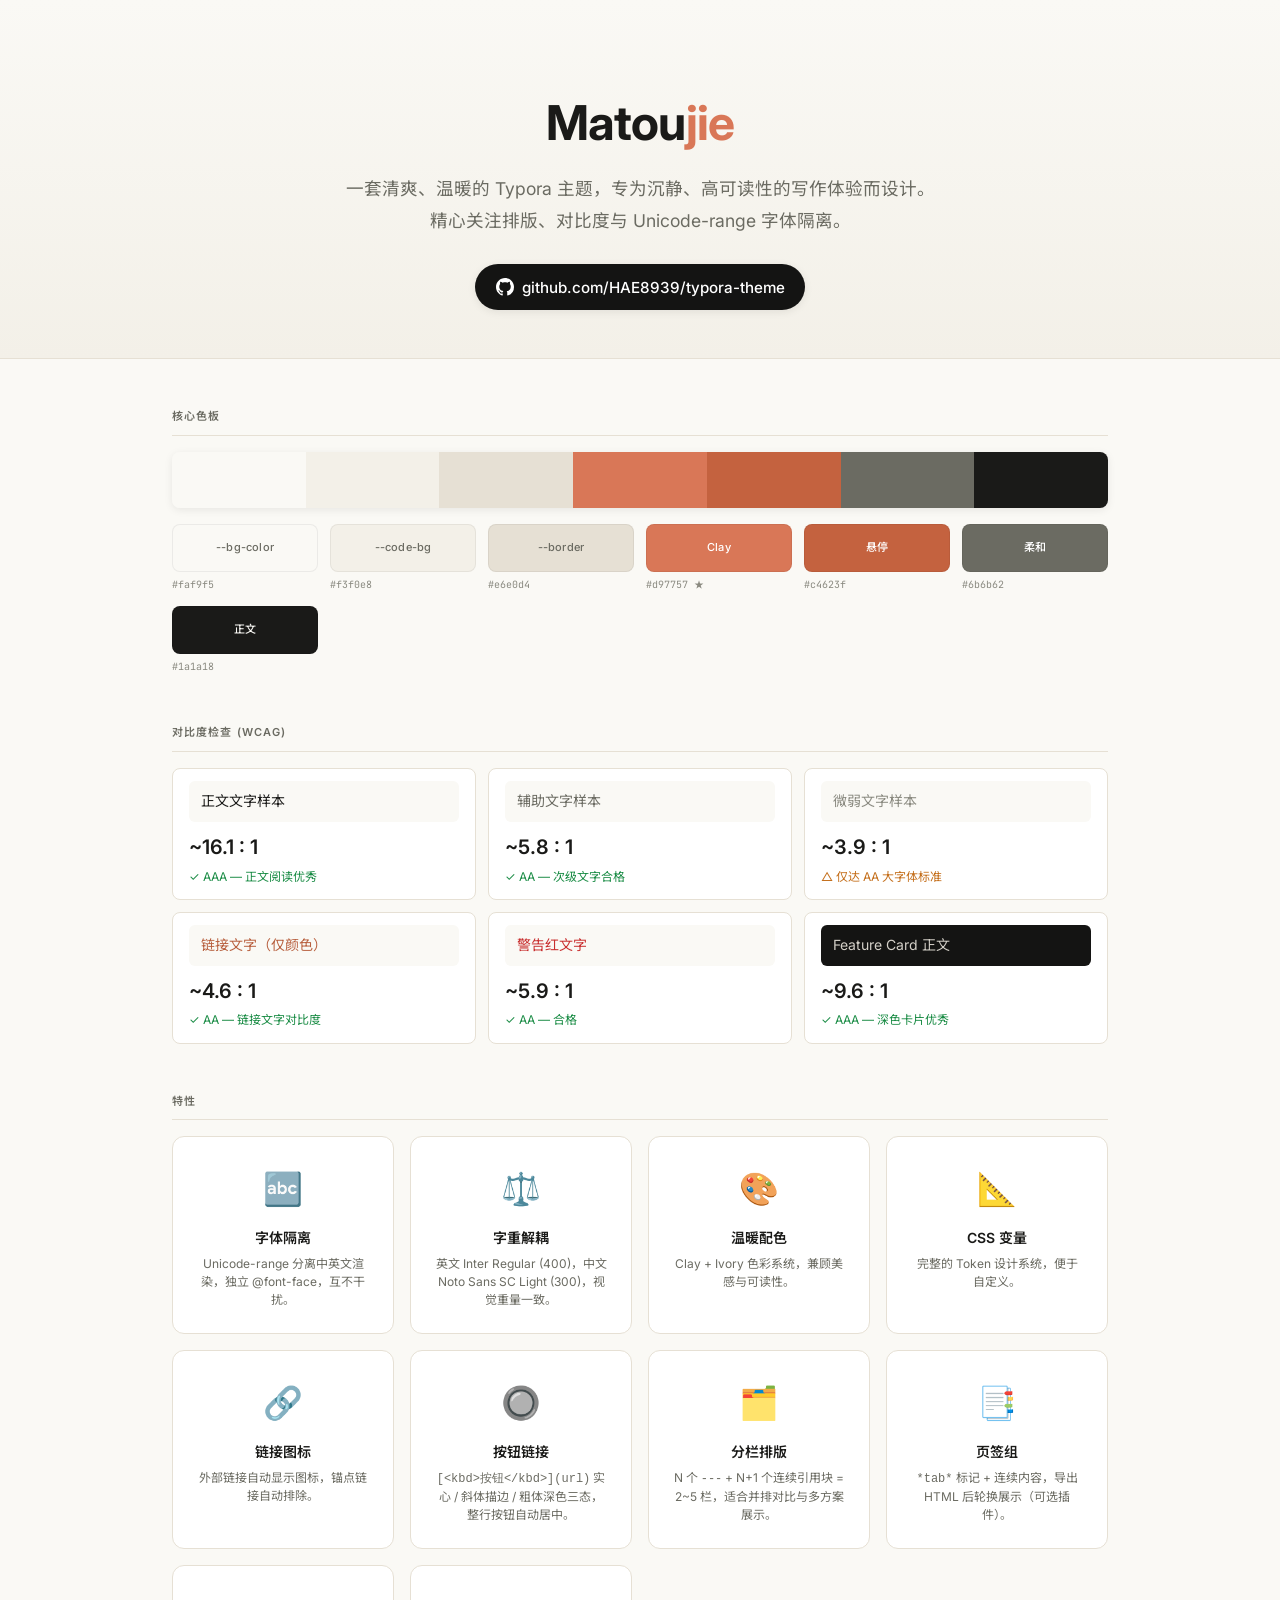
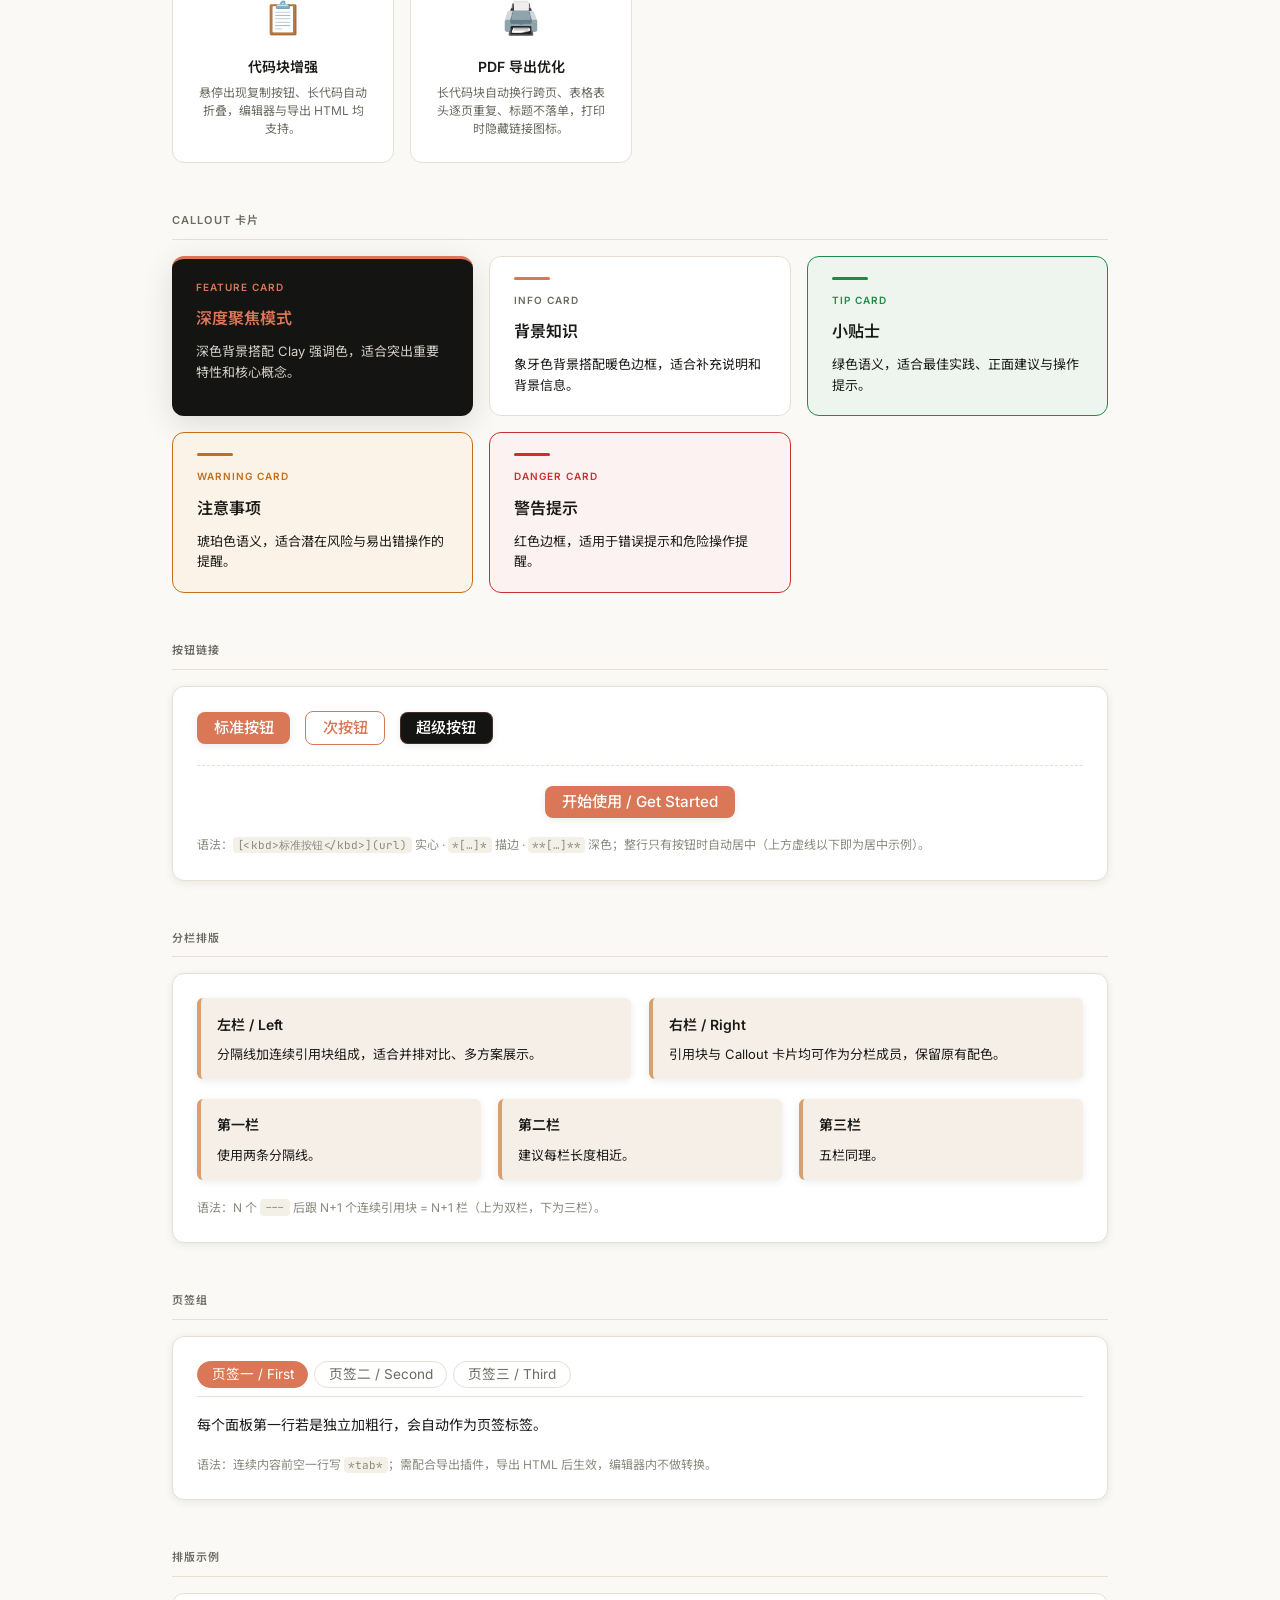
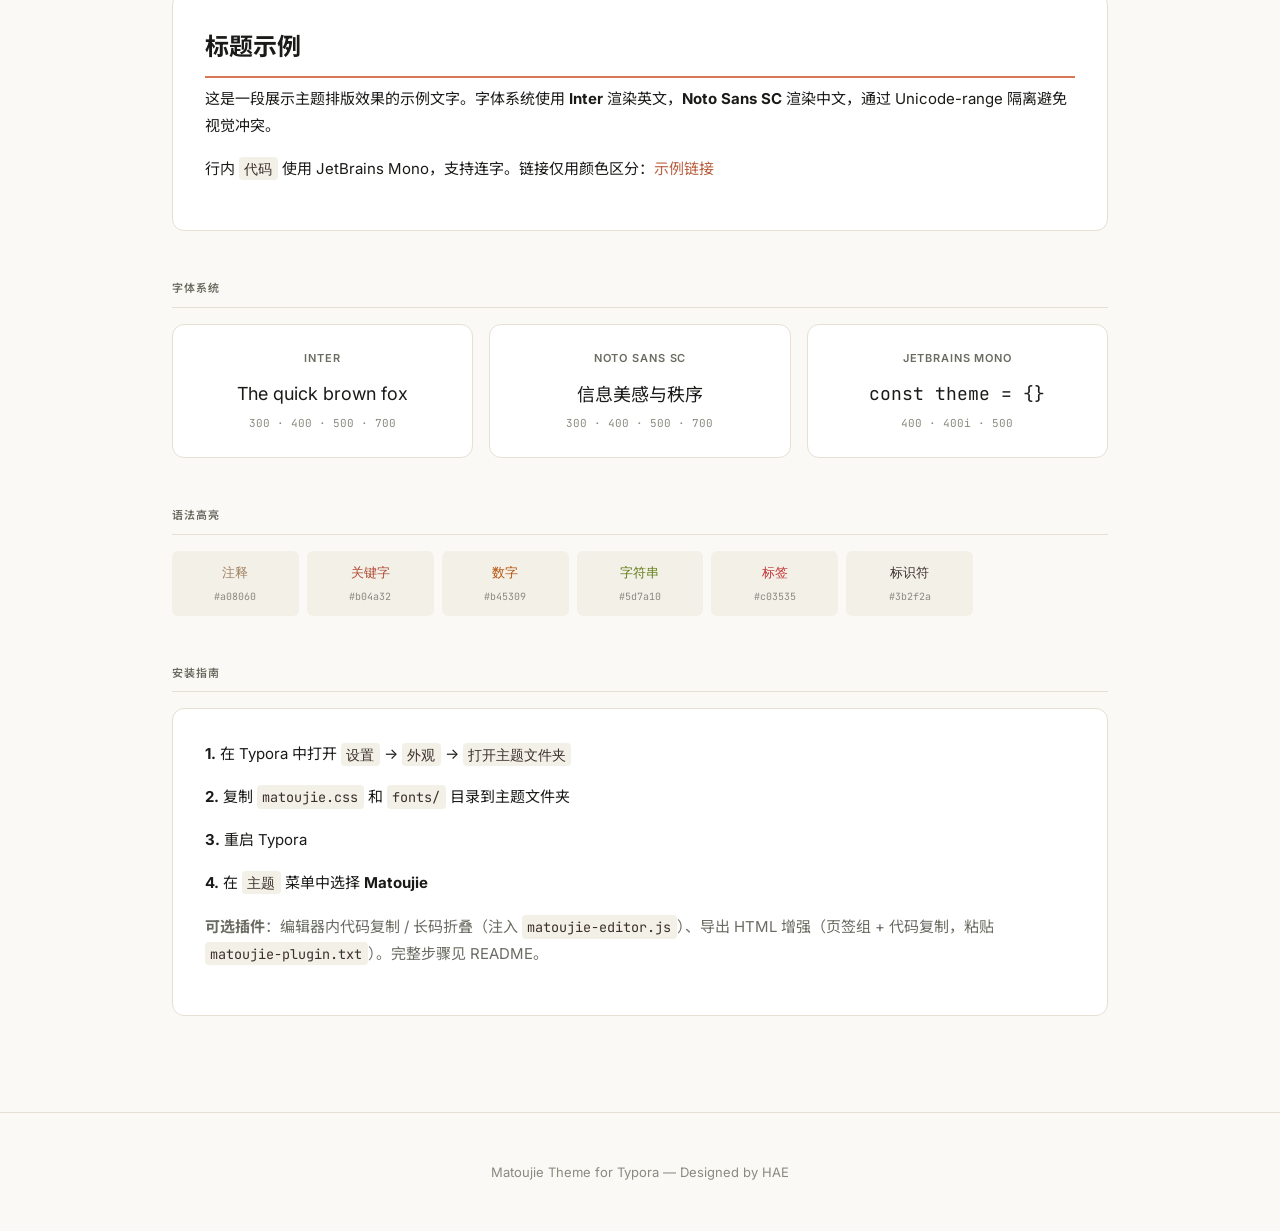
<file: index.html>
<!DOCTYPE html>
<html lang="zh-CN">
<head>
  <meta charset="UTF-8">
  <meta name="viewport" content="width=device-width, initial-scale=1.0">
  <title>Matoujie 主题 — Typora 主题展示</title>
  <link rel="preconnect" href="https://fonts.googleapis.com">
  <link rel="preconnect" href="https://fonts.gstatic.com" crossorigin>
  <link href="https://fonts.googleapis.com/css2?family=Inter:wght@300;400;500;600;700&family=Noto+Sans+SC:wght@300;400;500;700&family=JetBrains+Mono:wght@400;500&display=swap" rel="stylesheet">
  <style>
    :root {
      --bg: #faf9f5;
      --bg-code: #f3f0e8;
      --border: #e6e0d4;
      --text: #1a1a18;
      --text-muted: #6b6b62;
      --text-faint: #8a8a80;
      --clay: #d97757;
      --clay-hover: #c4623f;
      --link-color: #b8603f;
      --card-dark: #141413;
      --card-dark-text: #f0ede6;
      --card-dark-muted: #d4d0c8;
      --card-caution: #fdf2f2;
      --card-caution-border: #c93030;
      --note-color: #3a6fd4;
      --tip-color: #1a8c45;
      --important-color: #6e35d4;
      --warning-color: #c46e1a;
      --caution-color: #c93030;
      --radius: 12px;
      --shadow: 0 2px 8px rgba(0,0,0,0.08);
      --shadow-lg: 0 8px 32px rgba(0,0,0,0.12);
    }

    * { box-sizing: border-box; margin: 0; padding: 0; }

    body {
      font-family: 'Inter', 'Noto Sans SC', -apple-system, sans-serif;
      background: var(--bg);
      color: var(--text);
      line-height: 1.78;
      padding: 0;
    }

    .hero {
      text-align: center;
      padding: 5rem 2rem 3rem;
      background: linear-gradient(180deg, var(--bg) 0%, var(--bg-code) 100%);
      border-bottom: 1px solid var(--border);
    }

    .hero h1 {
      font-size: 3rem;
      font-weight: 700;
      letter-spacing: -0.02em;
      margin-bottom: 0.5rem;
    }

    .hero h1 span { color: var(--clay); }

    .hero p {
      font-size: 1.1rem;
      color: var(--text-muted);
      max-width: 600px;
      margin: 0 auto;
    }

    .container {
      max-width: 1000px;
      margin: 0 auto;
      padding: 3rem 2rem;
    }

    .section {
      margin-bottom: 3rem;
    }

    .section-title {
      font-size: 11px;
      font-weight: 600;
      letter-spacing: 0.1em;
      text-transform: uppercase;
      color: var(--text-muted);
      margin-bottom: 1rem;
      padding-bottom: 0.5rem;
      border-bottom: 1px solid var(--border);
    }

    .palette-strip {
      display: flex;
      border-radius: 8px;
      overflow: hidden;
      height: 56px;
      margin-bottom: 1rem;
      box-shadow: var(--shadow);
    }

    .palette-strip div { flex: 1; }

    .swatch-row {
      display: grid;
      grid-template-columns: repeat(auto-fill, minmax(140px, 1fr));
      gap: 12px;
    }

    .swatch {
      display: flex;
      flex-direction: column;
      gap: 4px;
    }

    .swatch-color {
      height: 48px;
      border-radius: 8px;
      border: 1px solid rgba(0,0,0,0.06);
      display: flex;
      align-items: center;
      justify-content: center;
      font-size: 11px;
      font-weight: 500;
      letter-spacing: 0.02em;
    }

    .swatch-hex {
      font-size: 10px;
      color: var(--text-faint);
      font-family: 'JetBrains Mono', monospace;
    }

    .contrast-grid {
      display: grid;
      grid-template-columns: repeat(auto-fill, minmax(280px, 1fr));
      gap: 12px;
    }

    .contrast-card {
      background: white;
      border: 1px solid var(--border);
      border-radius: 8px;
      padding: 12px 16px;
    }

    .contrast-sample {
      padding: 8px 12px;
      border-radius: 6px;
      font-size: 14px;
      margin-bottom: 8px;
    }

    .contrast-score {
      font-size: 20px;
      font-weight: 600;
    }

    .contrast-label {
      font-size: 12px;
      color: var(--text-muted);
    }

    .contrast-pass { color: var(--tip-color); }
    .contrast-warn { color: var(--warning-color); }

    .feature-grid {
      display: grid;
      grid-template-columns: repeat(auto-fill, minmax(200px, 1fr));
      gap: 16px;
    }

    .feature-card {
      background: white;
      border: 1px solid var(--border);
      border-radius: var(--radius);
      padding: 1.5rem;
      text-align: center;
      transition: box-shadow 0.2s ease;
    }

    .feature-card:hover {
      box-shadow: var(--shadow-lg);
    }

    .feature-icon {
      font-size: 2rem;
      margin-bottom: 0.5rem;
    }

    .feature-card h3 {
      font-size: 14px;
      font-weight: 600;
      margin-bottom: 0.25rem;
    }

    .feature-card p {
      font-size: 12px;
      color: var(--text-muted);
      line-height: 1.5;
    }

    .callout-grid {
      display: grid;
      grid-template-columns: repeat(auto-fill, minmax(280px, 1fr));
      gap: 16px;
    }

    .callout-card {
      border-radius: var(--radius);
      padding: 1.25rem 1.5rem;
      position: relative;
    }

    .callout-card.feature {
      background: var(--card-dark);
      color: var(--card-dark-text);
      border-top: 3px solid var(--clay);
      box-shadow: var(--shadow-lg);
    }

    .callout-card.info {
      background: white;
      border: 1px solid var(--border);
    }

    .callout-card.info::before {
      content: '';
      display: block;
      width: 36px;
      height: 3px;
      background: var(--clay);
      border-radius: 2px;
      margin-bottom: 0.75rem;
    }

    .callout-card.tip {
      background: #eef5ef;
      border: 1px solid var(--tip-color);
    }

    .callout-card.tip::before {
      content: '';
      display: block;
      width: 36px;
      height: 3px;
      background: var(--tip-color);
      border-radius: 2px;
      margin-bottom: 0.75rem;
    }

    .callout-card.warning {
      background: #fbf3e7;
      border: 1px solid var(--warning-color);
    }

    .callout-card.warning::before {
      content: '';
      display: block;
      width: 36px;
      height: 3px;
      background: var(--warning-color);
      border-radius: 2px;
      margin-bottom: 0.75rem;
    }

    .callout-card.danger {
      background: var(--card-caution);
      border: 1px solid var(--card-caution-border);
    }

    .callout-card.danger::before {
      content: '';
      display: block;
      width: 36px;
      height: 3px;
      background: var(--card-caution-border);
      border-radius: 2px;
      margin-bottom: 0.75rem;
    }

    .callout-label {
      font-size: 10px;
      font-weight: 600;
      letter-spacing: 0.1em;
      text-transform: uppercase;
      color: var(--text-muted);
      margin-bottom: 0.5rem;
    }

    .callout-card.feature .callout-label { color: var(--clay); }
    .callout-card.tip .callout-label { color: var(--tip-color); }
    .callout-card.warning .callout-label { color: var(--warning-color); }
    .callout-card.danger .callout-label { color: var(--card-caution-border); }

    .callout-title {
      font-size: 16px;
      font-weight: 600;
      margin-bottom: 0.5rem;
    }

    .callout-card.feature .callout-title { color: var(--clay); }

    .callout-text {
      font-size: 13px;
      line-height: 1.6;
    }

    .callout-card.feature .callout-text { color: var(--card-dark-muted); }

    /* Hero GitHub button */
    .hero-gh {
      display: inline-flex;
      align-items: center;
      gap: 0.5rem;
      margin-top: 1.75rem;
      padding: 0.6rem 1.3rem;
      background: var(--card-dark);
      color: #fff;
      text-decoration: none;
      font-size: 0.95rem;
      font-weight: 500;
      border-radius: 999px;
      box-shadow: var(--shadow);
      transition: background 0.15s ease;
    }
    .hero-gh:hover { background: var(--clay-hover); }
    .hero-gh svg { width: 18px; height: 18px; fill: currentColor; }

    /* Demo panel container */
    .demo-panel {
      background: white;
      border: 1px solid var(--border);
      border-radius: var(--radius);
      padding: 1.5rem;
      box-shadow: var(--shadow);
    }
    .demo-caption { margin-top: 1.1rem; font-size: 12px; color: var(--text-faint); line-height: 1.7; }
    .demo-caption code { background: var(--bg-code); padding: 0.1em 0.4em; border-radius: 4px; font-family: 'JetBrains Mono', monospace; font-size: 11px; }

    /* Demo: buttons */
    .demo-btn {
      display: inline-flex;
      align-items: center;
      font-size: 0.95rem;
      font-weight: 500;
      line-height: 1;
      color: #fff;
      background: var(--clay);
      border: none;
      border-radius: 8px;
      padding: 0.55em 1.1em;
      box-shadow: var(--shadow);
      cursor: pointer;
      text-decoration: none;
      transition: background 0.15s ease, color 0.15s ease, border-color 0.15s ease;
    }
    .demo-btn:hover { background: var(--clay-hover); }
    .demo-btn.secondary { color: var(--clay); background: transparent; border: 1.5px solid var(--clay); box-shadow: none; }
    .demo-btn.secondary:hover { color: var(--clay-hover); border-color: var(--clay-hover); background: #d9775714; }
    .demo-btn.super { color: #fff; background: var(--card-dark); box-shadow: inset 0 0 0 1px #d9775740, var(--shadow); }
    .demo-btn.super:hover { background: var(--clay-hover); box-shadow: none; }
    .demo-btn-row { display: flex; flex-wrap: wrap; gap: 0.9rem; align-items: center; }
    .demo-btn-center { text-align: center; margin-top: 1.25rem; padding-top: 1.25rem; border-top: 1px dashed var(--border); }

    /* Demo: columns */
    .demo-cols { display: flex; gap: 2%; margin-bottom: 1.25rem; }
    .demo-cols:last-of-type { margin-bottom: 0; }
    .demo-col {
      flex: 1;
      background: #f5efe7;
      border-left: 4px solid #d8a06f;
      border-radius: 6px;
      padding: 0.9rem 1rem;
      box-shadow: var(--shadow);
    }
    .demo-col h4 { font-size: 14px; font-weight: 600; margin-bottom: 0.4rem; }
    .demo-col p { font-size: 13px; line-height: 1.6; color: var(--text); }

    /* Demo: tabs */
    .demo-tab-bar { display: flex; flex-wrap: wrap; gap: 6px; border-bottom: 1px solid var(--border); padding-bottom: 8px; }
    .demo-tab-btn {
      font-family: 'Inter', 'Noto Sans SC', sans-serif;
      font-size: 0.85rem; line-height: 1; padding: 0.45em 1em;
      border: 1px solid var(--border); border-radius: 999px;
      background: transparent; color: var(--text-muted); cursor: pointer;
      transition: color 0.15s ease, border-color 0.15s ease, background 0.15s ease;
    }
    .demo-tab-btn:hover { color: var(--clay); border-color: var(--clay); }
    .demo-tab-btn[aria-selected="true"] { background: var(--clay); border-color: var(--clay); color: #fff; }
    .demo-tab-panel { margin-top: 1rem; font-size: 14px; line-height: 1.7; color: var(--text); }
    .demo-tab-panel[hidden] { display: none; }

    .typo-sample {
      background: white;
      border: 1px solid var(--border);
      border-radius: var(--radius);
      padding: 2rem;
      margin-bottom: 1rem;
    }

    .typo-sample h2 {
      font-size: 1.5rem;
      font-weight: 700;
      margin-bottom: 0.5rem;
      border-bottom: 2px solid var(--clay);
      padding-bottom: 0.5rem;
    }

    .typo-sample p {
      font-size: 15px;
      margin-bottom: 1rem;
    }

    .typo-sample code {
      font-family: 'JetBrains Mono', monospace;
      font-size: 0.9em;
      background: var(--bg-code);
      padding: 0.2em 0.4em;
      border-radius: 4px;
      color: #3b2f2a;
    }

    .link-demo {
      display: flex;
      gap: 1.5rem;
      flex-wrap: wrap;
      margin-top: 1rem;
    }

    .link-demo a {
      color: var(--link-color);
      text-decoration: none;
      font-size: 14px;
    }

    .link-demo a:hover {
      color: var(--clay-hover);
    }

    .font-grid {
      display: grid;
      grid-template-columns: repeat(3, 1fr);
      gap: 16px;
    }

    .font-card {
      background: white;
      border: 1px solid var(--border);
      border-radius: var(--radius);
      padding: 1.5rem;
      text-align: center;
    }

    .font-card .font-name {
      font-size: 11px;
      font-weight: 600;
      letter-spacing: 0.08em;
      text-transform: uppercase;
      color: var(--text-muted);
      margin-bottom: 0.75rem;
    }

    .font-card .font-sample {
      font-size: 18px;
      line-height: 1.4;
      margin-bottom: 0.5rem;
    }

    .font-card .font-meta {
      font-size: 11px;
      color: var(--text-faint);
      font-family: 'JetBrains Mono', monospace;
    }

    .syntax-grid {
      display: grid;
      grid-template-columns: repeat(auto-fill, minmax(120px, 1fr));
      gap: 8px;
    }

    .syntax-swatch {
      background: var(--bg-code);
      border-radius: 6px;
      padding: 10px 12px;
      text-align: center;
    }

    .syntax-swatch .token {
      font-family: 'JetBrains Mono', monospace;
      font-size: 13px;
      font-weight: 500;
      margin-bottom: 4px;
    }

    .syntax-swatch .hex {
      font-size: 10px;
      color: var(--text-faint);
      font-family: 'JetBrains Mono', monospace;
    }

    footer {
      text-align: center;
      padding: 3rem 2rem;
      border-top: 1px solid var(--border);
      color: var(--text-faint);
      font-size: 13px;
    }

    footer a {
      color: var(--link-color);
      text-decoration: none;
    }

    @media (max-width: 640px) {
      .hero h1 { font-size: 2rem; }
      .font-grid { grid-template-columns: 1fr; }
    }
  </style>
</head>
<body>

  <div class="hero">
    <h1>Matou<span>jie</span></h1>
    <p>一套清爽、温暖的 Typora 主题，专为沉静、高可读性的写作体验而设计。精心关注排版、对比度与 Unicode-range 字体隔离。</p>
    <a class="hero-gh" href="https://github.com/HAE8939/typora-theme" target="_blank" rel="noopener">
      <svg viewBox="0 0 16 16" aria-hidden="true"><path d="M8 0C3.58 0 0 3.58 0 8c0 3.54 2.29 6.53 5.47 7.59.4.07.55-.17.55-.38 0-.19-.01-.82-.01-1.49-2.01.37-2.53-.49-2.69-.94-.09-.23-.48-.94-.82-1.13-.28-.15-.68-.52-.01-.53.63-.01 1.08.58 1.23.82.72 1.21 1.87.87 2.33.66.07-.52.28-.87.51-1.07-1.78-.2-3.64-.89-3.64-3.95 0-.87.31-1.59.82-2.15-.08-.2-.36-1.02.08-2.12 0 0 .67-.21 2.2.82.64-.18 1.32-.27 2-.27.68 0 1.36.09 2 .27 1.53-1.04 2.2-.82 2.2-.82.44 1.1.16 1.92.08 2.12.51.56.82 1.27.82 2.15 0 3.07-1.87 3.75-3.65 3.95.29.25.54.73.54 1.48 0 1.07-.01 1.93-.01 2.2 0 .21.15.46.55.38A8.01 8.01 0 0 0 16 8c0-4.42-3.58-8-8-8z"/></svg>
      github.com/HAE8939/typora-theme
    </a>
  </div>

  <div class="container">

    <!-- 核心色板 -->
    <div class="section">
      <div class="section-title">核心色板</div>
      <div class="palette-strip">
        <div style="background:#faf9f5;"></div>
        <div style="background:#f3f0e8;"></div>
        <div style="background:#e6e0d4;"></div>
        <div style="background:#d97757;"></div>
        <div style="background:#c4623f;"></div>
        <div style="background:#6b6b62;"></div>
        <div style="background:#1a1a18;"></div>
      </div>
      <div class="swatch-row">
        <div class="swatch">
          <div class="swatch-color" style="background:#faf9f5; color:#6b6b62;">--bg-color</div>
          <div class="swatch-hex">#faf9f5</div>
        </div>
        <div class="swatch">
          <div class="swatch-color" style="background:#f3f0e8; color:#6b6b62;">--code-bg</div>
          <div class="swatch-hex">#f3f0e8</div>
        </div>
        <div class="swatch">
          <div class="swatch-color" style="background:#e6e0d4; color:#6b6b62;">--border</div>
          <div class="swatch-hex">#e6e0d4</div>
        </div>
        <div class="swatch">
          <div class="swatch-color" style="background:#d97757; color:#fff;">Clay</div>
          <div class="swatch-hex">#d97757 ★</div>
        </div>
        <div class="swatch">
          <div class="swatch-color" style="background:#c4623f; color:#fff;">悬停</div>
          <div class="swatch-hex">#c4623f</div>
        </div>
        <div class="swatch">
          <div class="swatch-color" style="background:#6b6b62; color:#fff;">柔和</div>
          <div class="swatch-hex">#6b6b62</div>
        </div>
        <div class="swatch">
          <div class="swatch-color" style="background:#1a1a18; color:#faf9f5;">正文</div>
          <div class="swatch-hex">#1a1a18</div>
        </div>
      </div>
    </div>

    <!-- 对比度检查 -->
    <div class="section">
      <div class="section-title">对比度检查 (WCAG)</div>
      <div class="contrast-grid">
        <div class="contrast-card">
          <div class="contrast-sample" style="background:#faf9f5; color:#1a1a18;">正文文字样本</div>
          <div class="contrast-score">~16.1 : 1</div>
          <div class="contrast-label contrast-pass">✓ AAA — 正文阅读优秀</div>
        </div>
        <div class="contrast-card">
          <div class="contrast-sample" style="background:#faf9f5; color:#6b6b62;">辅助文字样本</div>
          <div class="contrast-score">~5.8 : 1</div>
          <div class="contrast-label contrast-pass">✓ AA — 次级文字合格</div>
        </div>
        <div class="contrast-card">
          <div class="contrast-sample" style="background:#faf9f5; color:#8a8a80;">微弱文字样本</div>
          <div class="contrast-score">~3.9 : 1</div>
          <div class="contrast-label contrast-warn">△ 仅达 AA 大字体标准</div>
        </div>
        <div class="contrast-card">
          <div class="contrast-sample" style="background:#faf9f5; color:#b8603f;">链接文字（仅颜色）</div>
          <div class="contrast-score">~4.6 : 1</div>
          <div class="contrast-label contrast-pass">✓ AA — 链接文字对比度</div>
        </div>
        <div class="contrast-card">
          <div class="contrast-sample" style="background:#faf9f5; color:#c93030;">警告红文字</div>
          <div class="contrast-score">~5.9 : 1</div>
          <div class="contrast-label contrast-pass">✓ AA — 合格</div>
        </div>
        <div class="contrast-card">
          <div class="contrast-sample" style="background:#141413; color:#d4d0c8;">Feature Card 正文</div>
          <div class="contrast-score">~9.6 : 1</div>
          <div class="contrast-label contrast-pass">✓ AAA — 深色卡片优秀</div>
        </div>
      </div>
    </div>

    <!-- 特性 -->
    <div class="section">
      <div class="section-title">特性</div>
      <div class="feature-grid">
        <div class="feature-card">
          <div class="feature-icon">🔤</div>
          <h3>字体隔离</h3>
          <p>Unicode-range 分离中英文渲染，独立 @font-face，互不干扰。</p>
        </div>
        <div class="feature-card">
          <div class="feature-icon">⚖️</div>
          <h3>字重解耦</h3>
          <p>英文 Inter Regular (400)，中文 Noto Sans SC Light (300)，视觉重量一致。</p>
        </div>
        <div class="feature-card">
          <div class="feature-icon">🎨</div>
          <h3>温暖配色</h3>
          <p>Clay + Ivory 色彩系统，兼顾美感与可读性。</p>
        </div>
        <div class="feature-card">
          <div class="feature-icon">📐</div>
          <h3>CSS 变量</h3>
          <p>完整的 Token 设计系统，便于自定义。</p>
        </div>
        <div class="feature-card">
          <div class="feature-icon">🔗</div>
          <h3>链接图标</h3>
          <p>外部链接自动显示图标，锚点链接自动排除。</p>
        </div>
        <div class="feature-card">
          <div class="feature-icon">🔘</div>
          <h3>按钮链接</h3>
          <p><code>[&lt;kbd&gt;按钮&lt;/kbd&gt;](url)</code> 实心 / 斜体描边 / 粗体深色三态，整行按钮自动居中。</p>
        </div>
        <div class="feature-card">
          <div class="feature-icon">🗂️</div>
          <h3>分栏排版</h3>
          <p>N 个 <code>---</code> + N+1 个连续引用块 = 2~5 栏，适合并排对比与多方案展示。</p>
        </div>
        <div class="feature-card">
          <div class="feature-icon">📑</div>
          <h3>页签组</h3>
          <p><code>*tab*</code> 标记 + 连续内容，导出 HTML 后轮换展示（可选插件）。</p>
        </div>
        <div class="feature-card">
          <div class="feature-icon">📋</div>
          <h3>代码块增强</h3>
          <p>悬停出现复制按钮、长代码自动折叠，编辑器与导出 HTML 均支持。</p>
        </div>
        <div class="feature-card">
          <div class="feature-icon">🖨️</div>
          <h3>PDF 导出优化</h3>
          <p>长代码块自动换行跨页、表格表头逐页重复、标题不落单，打印时隐藏链接图标。</p>
        </div>
      </div>
    </div>

    <!-- Callout 卡片 -->
    <div class="section">
      <div class="section-title">Callout 卡片</div>
      <div class="callout-grid">
        <div class="callout-card feature">
          <div class="callout-label">Feature Card</div>
          <div class="callout-title">深度聚焦模式</div>
          <div class="callout-text">深色背景搭配 Clay 强调色，适合突出重要特性和核心概念。</div>
        </div>
        <div class="callout-card info">
          <div class="callout-label">Info Card</div>
          <div class="callout-title">背景知识</div>
          <div class="callout-text">象牙色背景搭配暖色边框，适合补充说明和背景信息。</div>
        </div>
        <div class="callout-card tip">
          <div class="callout-label">Tip Card</div>
          <div class="callout-title">小贴士</div>
          <div class="callout-text">绿色语义，适合最佳实践、正面建议与操作提示。</div>
        </div>
        <div class="callout-card warning">
          <div class="callout-label">Warning Card</div>
          <div class="callout-title">注意事项</div>
          <div class="callout-text">琥珀色语义，适合潜在风险与易出错操作的提醒。</div>
        </div>
        <div class="callout-card danger">
          <div class="callout-label">Danger Card</div>
          <div class="callout-title">警告提示</div>
          <div class="callout-text">红色边框，适用于错误提示和危险操作提醒。</div>
        </div>
      </div>
    </div>

    <!-- 按钮链接 -->
    <div class="section">
      <div class="section-title">按钮链接</div>
      <div class="demo-panel">
        <div class="demo-btn-row">
          <a class="demo-btn" href="https://github.com/HAE8939/typora-theme">标准按钮</a>
          <a class="demo-btn secondary" href="https://github.com/HAE8939/typora-theme">次按钮</a>
          <a class="demo-btn super" href="https://github.com/HAE8939/typora-theme">超级按钮</a>
        </div>
        <div class="demo-btn-center">
          <a class="demo-btn" href="https://github.com/HAE8939/typora-theme">开始使用 / Get Started</a>
        </div>
        <p class="demo-caption">语法：<code>[&lt;kbd&gt;标准按钮&lt;/kbd&gt;](url)</code> 实心 · <code>*[…]*</code> 描边 · <code>**[…]**</code> 深色；整行只有按钮时自动居中（上方虚线以下即为居中示例）。</p>
      </div>
    </div>

    <!-- 分栏排版 -->
    <div class="section">
      <div class="section-title">分栏排版</div>
      <div class="demo-panel">
        <div class="demo-cols">
          <div class="demo-col">
            <h4>左栏 / Left</h4>
            <p>分隔线加连续引用块组成，适合并排对比、多方案展示。</p>
          </div>
          <div class="demo-col">
            <h4>右栏 / Right</h4>
            <p>引用块与 Callout 卡片均可作为分栏成员，保留原有配色。</p>
          </div>
        </div>
        <div class="demo-cols">
          <div class="demo-col">
            <h4>第一栏</h4>
            <p>使用两条分隔线。</p>
          </div>
          <div class="demo-col">
            <h4>第二栏</h4>
            <p>建议每栏长度相近。</p>
          </div>
          <div class="demo-col">
            <h4>第三栏</h4>
            <p>五栏同理。</p>
          </div>
        </div>
        <p class="demo-caption">语法：N 个 <code>---</code> 后跟 N+1 个连续引用块 = N+1 栏（上为双栏，下为三栏）。</p>
      </div>
    </div>

    <!-- 页签组 -->
    <div class="section">
      <div class="section-title">页签组</div>
      <div class="demo-panel">
        <div class="demo-tab-bar" role="tablist">
          <button class="demo-tab-btn" role="tab" aria-selected="true" data-tab="mj-t1">页签一 / First</button>
          <button class="demo-tab-btn" role="tab" aria-selected="false" data-tab="mj-t2">页签二 / Second</button>
          <button class="demo-tab-btn" role="tab" aria-selected="false" data-tab="mj-t3">页签三 / Third</button>
        </div>
        <div class="demo-tab-panel" id="mj-t1" role="tabpanel">每个面板第一行若是独立加粗行，会自动作为页签标签。</div>
        <div class="demo-tab-panel" id="mj-t2" role="tabpanel" hidden>导出后点击页签切换，或用 Tab / Shift+Tab 键轮换。</div>
        <div class="demo-tab-panel" id="mj-t3" role="tabpanel" hidden>不足两个面板时标记会被自动移除，不影响正文。</div>
        <p class="demo-caption">语法：连续内容前空一行写 <code>*tab*</code>；需配合导出插件，导出 HTML 后生效，编辑器内不做转换。</p>
      </div>
    </div>

    <!-- 排版示例 -->
    <div class="section">
      <div class="section-title">排版示例</div>
      <div class="typo-sample">
        <h2>标题示例</h2>
        <p>这是一段展示主题排版效果的示例文字。字体系统使用 <strong>Inter</strong> 渲染英文，<strong>Noto Sans SC</strong> 渲染中文，通过 Unicode-range 隔离避免视觉冲突。</p>
        <p>行内 <code>代码</code> 使用 JetBrains Mono，支持连字。链接仅用颜色区分：<a href="#" style="color:var(--link-color); text-decoration:none;">示例链接</a></p>
      </div>
    </div>

    <!-- 字体系统 -->
    <div class="section">
      <div class="section-title">字体系统</div>
      <div class="font-grid">
        <div class="font-card">
          <div class="font-name">Inter</div>
          <div class="font-sample" style="font-family:'Inter',sans-serif;">The quick brown fox</div>
          <div class="font-meta">300 · 400 · 500 · 700</div>
        </div>
        <div class="font-card">
          <div class="font-name">Noto Sans SC</div>
          <div class="font-sample" style="font-family:'Noto Sans SC',sans-serif;">信息美感与秩序</div>
          <div class="font-meta">300 · 400 · 500 · 700</div>
        </div>
        <div class="font-card">
          <div class="font-name">JetBrains Mono</div>
          <div class="font-sample" style="font-family:'JetBrains Mono',monospace;">const theme = {}</div>
          <div class="font-meta">400 · 400i · 500</div>
        </div>
      </div>
    </div>

    <!-- 语法高亮 -->
    <div class="section">
      <div class="section-title">语法高亮</div>
      <div class="syntax-grid">
        <div class="syntax-swatch">
          <div class="token" style="color:#a08060;">注释</div>
          <div class="hex">#a08060</div>
        </div>
        <div class="syntax-swatch">
          <div class="token" style="color:#b04a32;">关键字</div>
          <div class="hex">#b04a32</div>
        </div>
        <div class="syntax-swatch">
          <div class="token" style="color:#b45309;">数字</div>
          <div class="hex">#b45309</div>
        </div>
        <div class="syntax-swatch">
          <div class="token" style="color:#5d7a10;">字符串</div>
          <div class="hex">#5d7a10</div>
        </div>
        <div class="syntax-swatch">
          <div class="token" style="color:#c03535;">标签</div>
          <div class="hex">#c03535</div>
        </div>
        <div class="syntax-swatch">
          <div class="token" style="color:#3b2f2a;">标识符</div>
          <div class="hex">#3b2f2a</div>
        </div>
      </div>
    </div>

    <!-- 安装指南 -->
    <div class="section">
      <div class="section-title">安装指南</div>
      <div class="typo-sample" style="font-size:14px;">
        <p><strong>1.</strong> 在 Typora 中打开 <code>设置</code> → <code>外观</code> → <code>打开主题文件夹</code></p>
        <p><strong>2.</strong> 复制 <code>matoujie.css</code> 和 <code>fonts/</code> 目录到主题文件夹</p>
        <p><strong>3.</strong> 重启 Typora</p>
        <p><strong>4.</strong> 在 <code>主题</code> 菜单中选择 <strong>Matoujie</strong></p>
        <p style="margin-top:1.1rem;color:var(--text-muted);"><strong>可选插件</strong>：编辑器内代码复制 / 长码折叠（注入 <code>matoujie-editor.js</code>）、导出 HTML 增强（页签组 + 代码复制，粘贴 <code>matoujie-plugin.txt</code>）。完整步骤见 README。</p>
      </div>
    </div>

  </div>

  <footer>
    <p>Matoujie Theme for Typora — Designed by HAE</p>
  </footer>

  <script>
    (function () {
      var tabs = document.querySelectorAll('.demo-tab-btn');
      tabs.forEach(function (btn) {
        btn.addEventListener('click', function () {
          tabs.forEach(function (b) {
            b.setAttribute('aria-selected', 'false');
            var p = document.getElementById(b.getAttribute('data-tab'));
            if (p) p.hidden = true;
          });
          btn.setAttribute('aria-selected', 'true');
          var panel = document.getElementById(btn.getAttribute('data-tab'));
          if (panel) panel.hidden = false;
        });
      });
    })();
  </script>

</body>
</html>
</file>
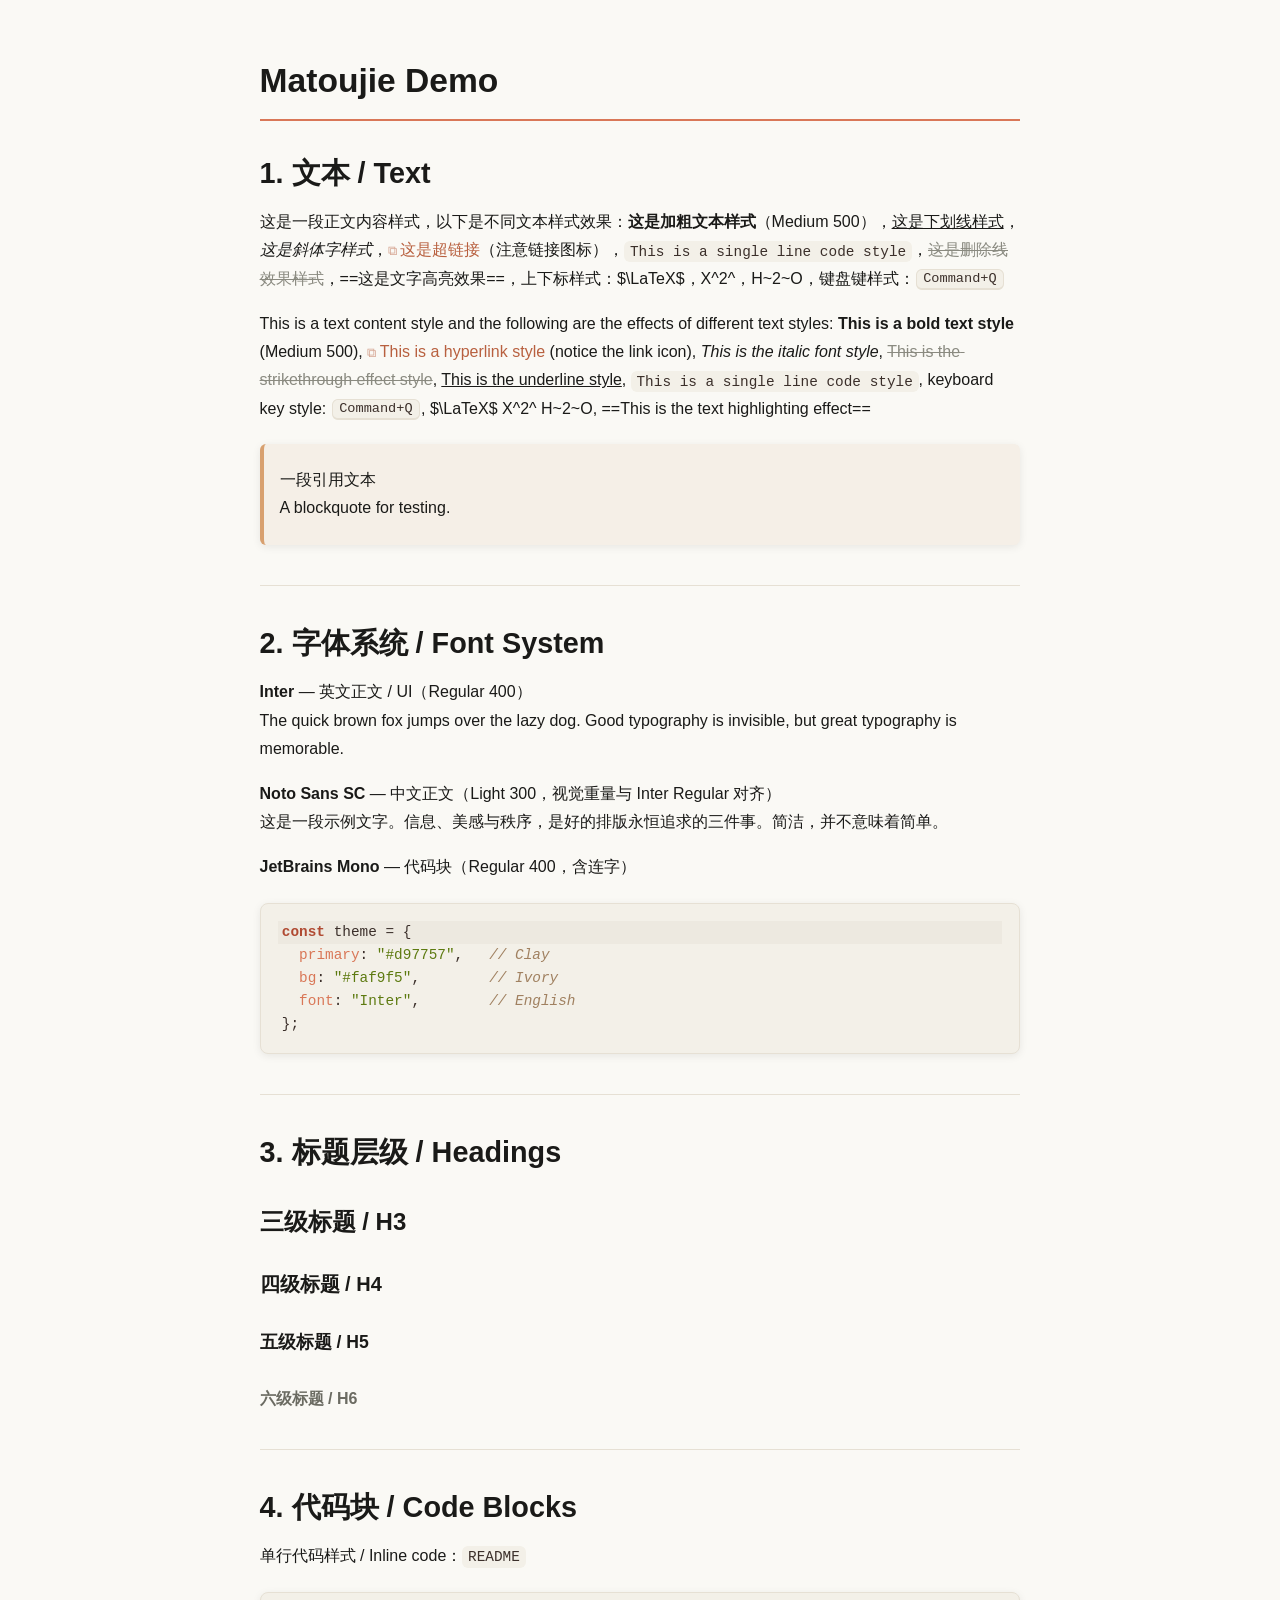
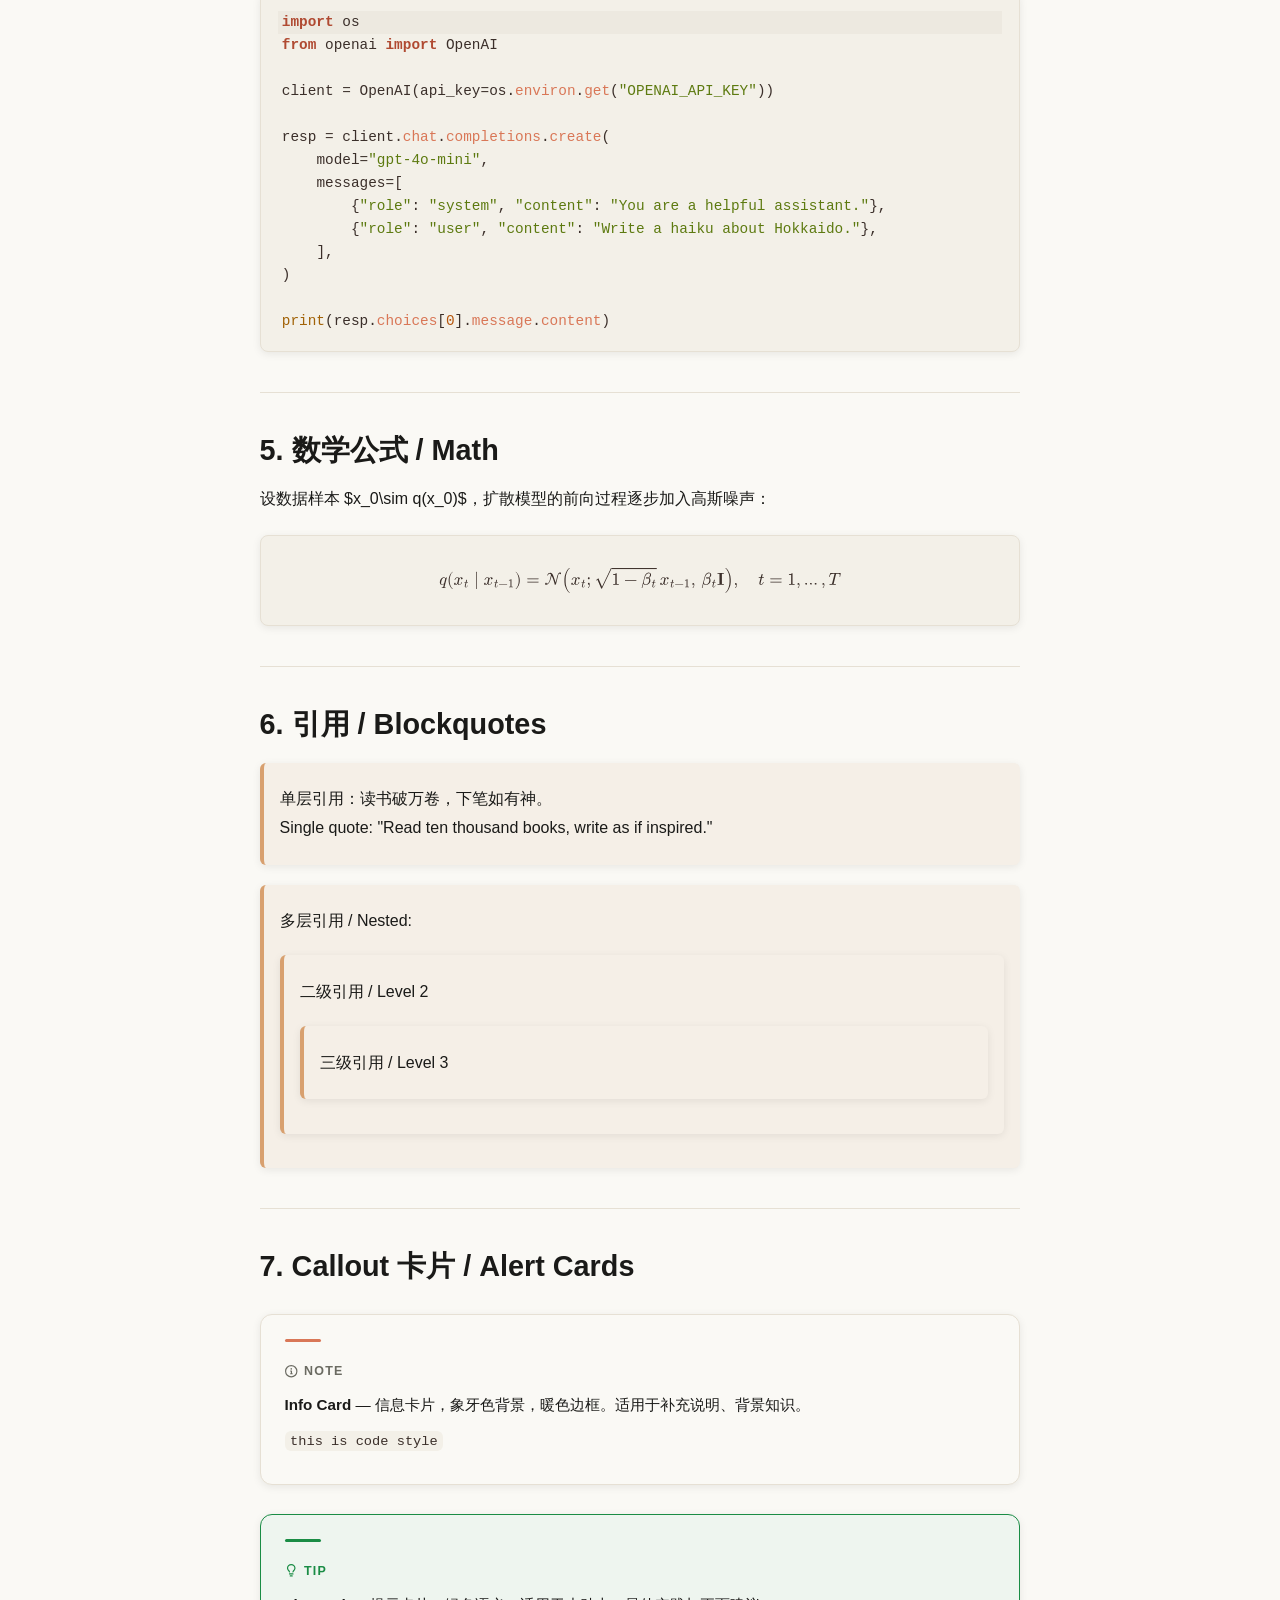
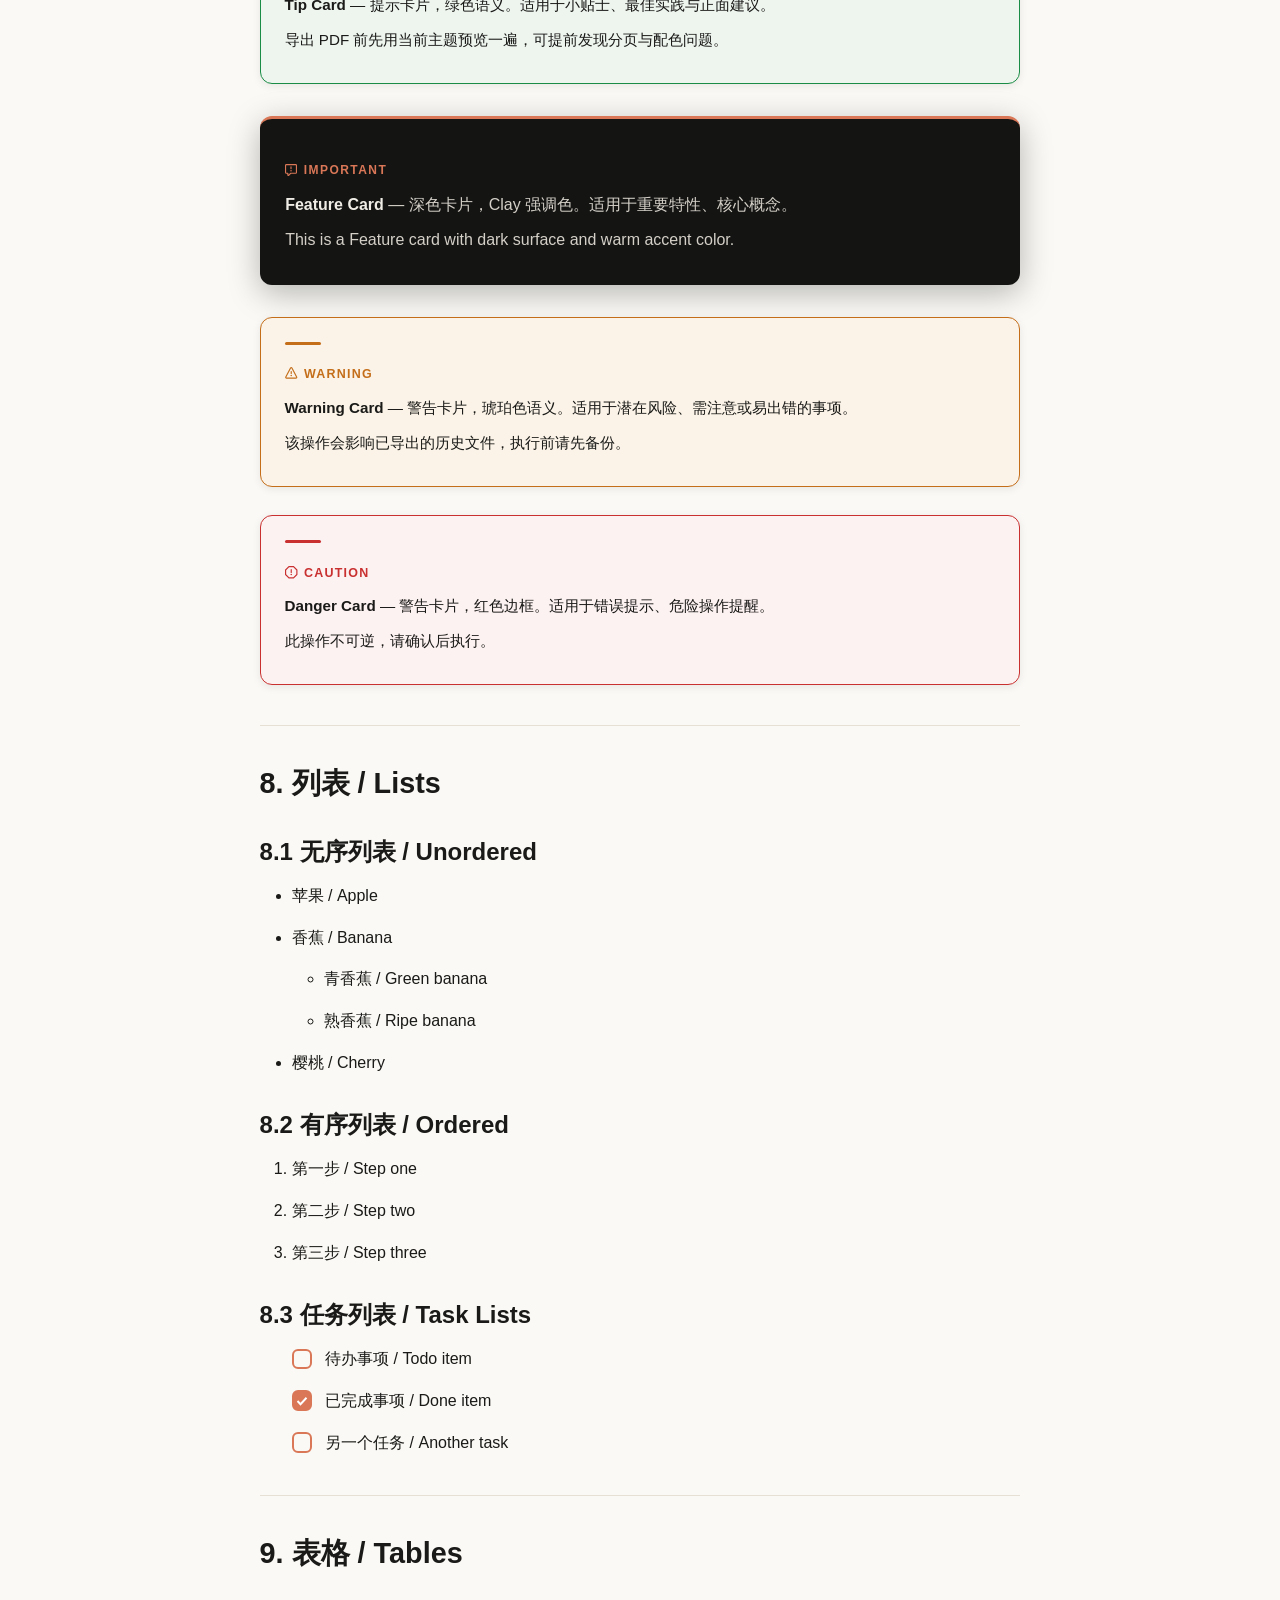
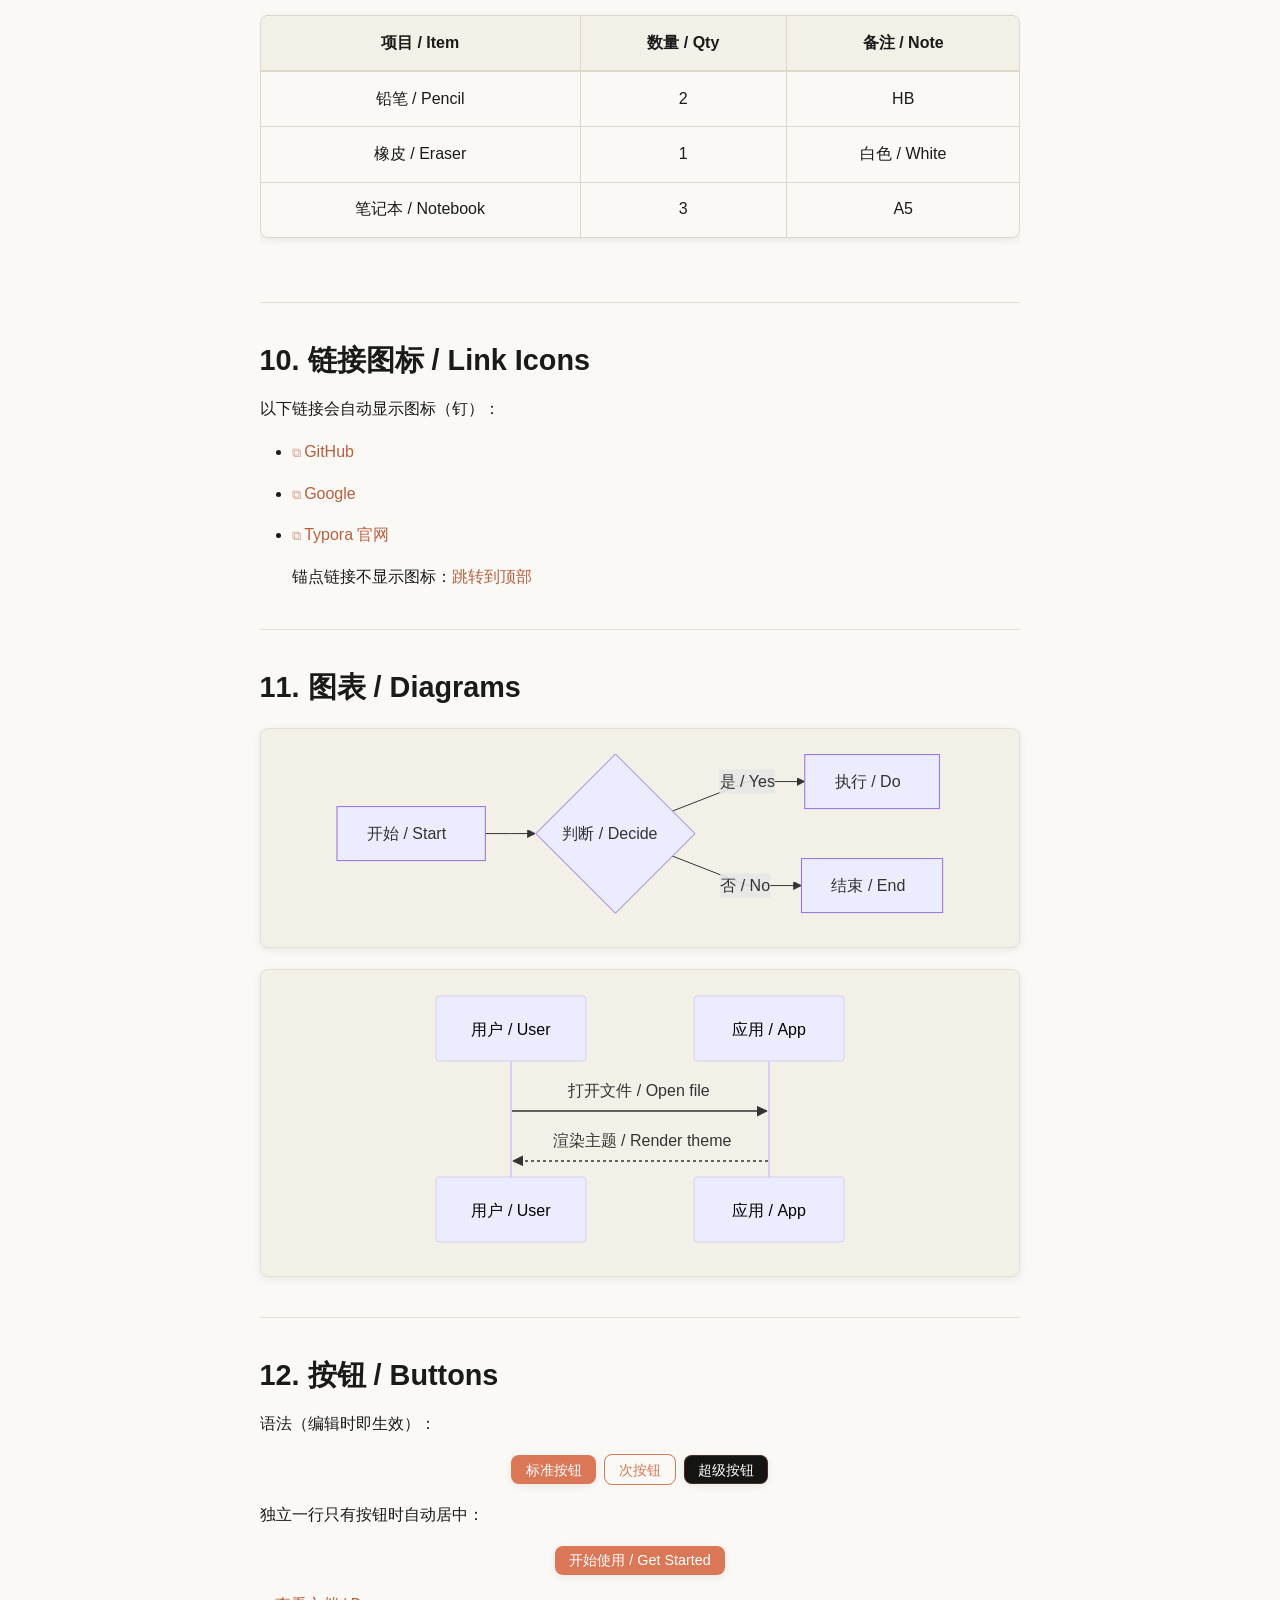
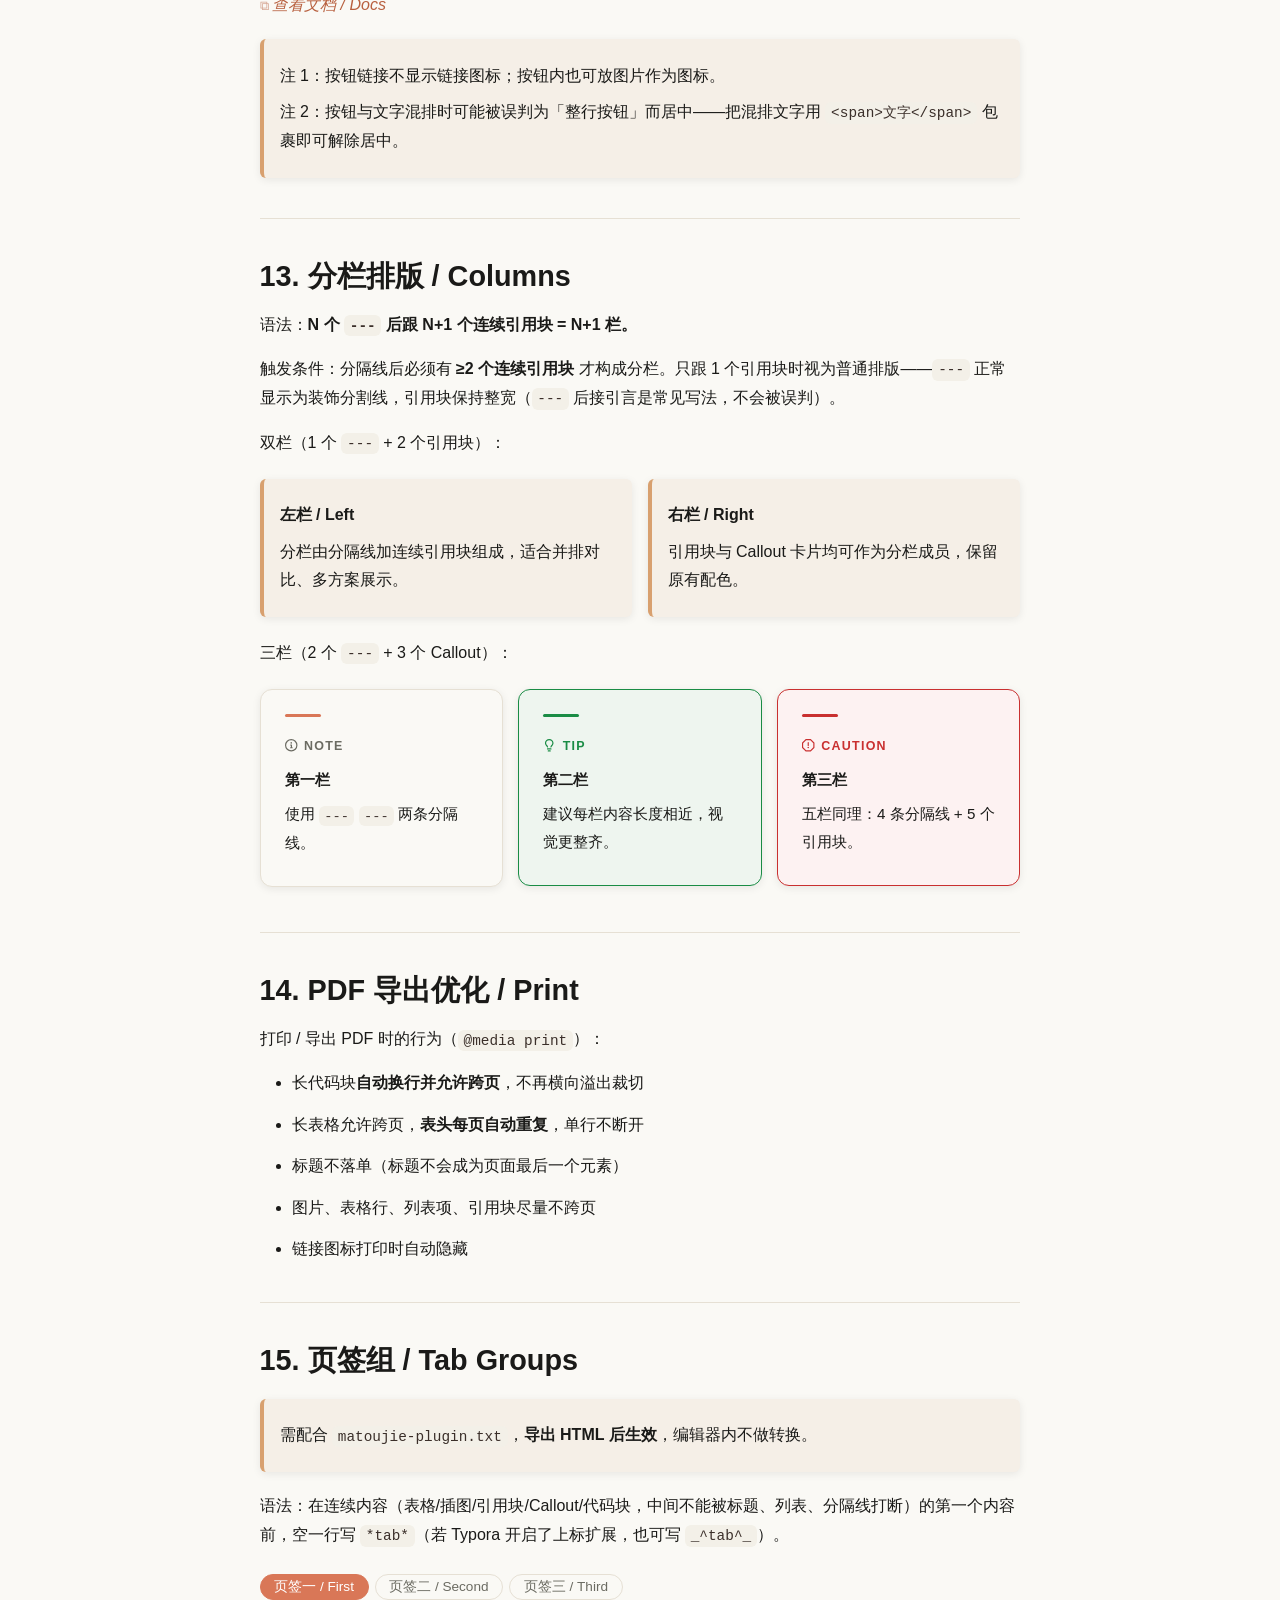
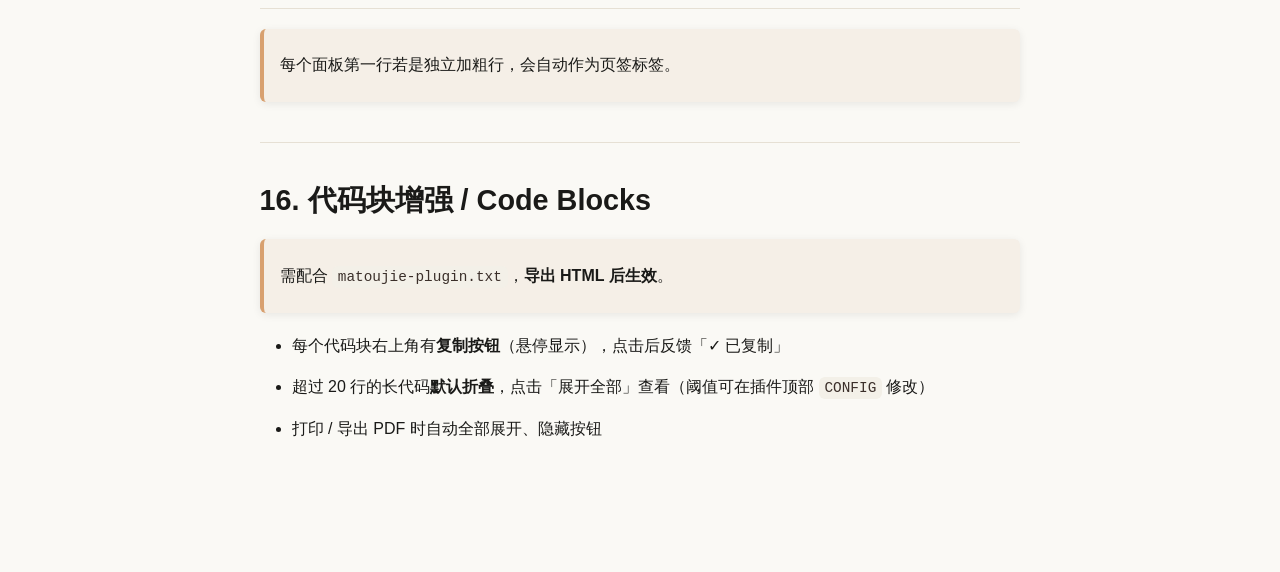
<file: theme-demo.html>
<!doctype html>
<html>
<head>
<meta charset='UTF-8'><meta name='viewport' content='width=device-width initial-scale=1'><style type='text/css'>html {overflow-x: initial !important;}</style>
<style type='text/css'  id="style-mermaid">:root { --mermaid-theme: default; --mermaid-sequence-numbers: off; --mermaid-flowchart-curve: linear; --mermaid--gantt-left-padding: 75; --sequence-theme: simple; }
.privacy { display: none; }

</style>
<style type='text/css'  id="style-base">:root { --bg-color: #ffffff; --text-color: #333333; --select-text-bg-color: #B5D6FC; --select-text-font-color: auto; --monospace: "Lucida Console",Consolas,"Courier",monospace; --title-bar-height: 20px; }
.mac-os-11 { --title-bar-height: 28px; }
html { font-size: 14px; background-color: var(--bg-color); color: var(--text-color); font-family: "Helvetica Neue", Helvetica, Arial, "Segoe UI Emoji", "SF Pro", sans-serif; -webkit-font-smoothing: antialiased; }
h1, h2, h3, h4, h5 { white-space: pre-wrap; }
body { margin: 0px; padding: 0px; height: auto; inset: 0px; font-size: 1rem; line-height: 1.42857; overflow-x: hidden; background: inherit; }
iframe { margin: auto; }
a.url { word-break: break-all; }
a:active, a:hover { outline: 0px; }
.in-text-selection, ::selection { text-shadow: none; background: var(--select-text-bg-color); color: var(--select-text-font-color); }
#write { margin: 0px auto; height: auto; width: inherit; word-break: normal; overflow-wrap: break-word; position: relative; white-space: normal; overflow-x: visible; padding-top: 36px; }
#write.first-line-indent p { text-indent: 2em; }
#write.first-line-indent li p, #write.first-line-indent p *, #write.first-line-indent svg * { text-indent: 0px; }
#write.first-line-indent li { margin-left: 2em; }
.for-image #write { padding-left: 8px; padding-right: 8px; }
body.typora-export { padding-left: 30px; padding-right: 30px; }
.typora-export .footnote-line, .typora-export li, .typora-export p { white-space: pre-wrap; }
.typora-export .task-list-item input { pointer-events: none; }
@media screen and (max-width: 500px) {
  body.typora-export { padding-left: 0px; padding-right: 0px; }
  #write { padding-left: 20px; padding-right: 20px; }
}
#write li > figure:last-child { margin-bottom: 0.5rem; }
#write ol, #write ul { position: relative; }
img { max-width: 100%; vertical-align: middle; image-orientation: from-image; }
button, input, select, textarea { color: inherit; font: inherit; }
input[type="checkbox"], input[type="radio"] { line-height: normal; padding: 0px; }
*, ::after, ::before { box-sizing: border-box; }
#write h1, #write h2, #write h3, #write h4, #write h5, #write h6, #write p, #write pre { width: inherit; position: relative; }
#write svg h1, #write svg h2, #write svg h3, #write svg h4, #write svg h5, #write svg h6, #write svg p { position: static; }
svg sub, svg sup { position: static; }
.nodeLabel p { padding-right: 2px; padding-left: 2px; }
.typora-export .nodeLabel p { padding-right: 0px; padding-left: 0px; }
foreignobject { overflow: visible; }
p { line-height: inherit; }
h1, h2, h3, h4, h5, h6 { break-after: avoid-page; break-inside: avoid; orphans: 4; }
p { orphans: 4; }
li p { orphans: 1; }
h1 { font-size: 2rem; }
h2 { font-size: 1.8rem; }
h3 { font-size: 1.6rem; }
h4 { font-size: 1.4rem; }
h5 { font-size: 1.2rem; }
h6 { font-size: 1rem; }
.md-math-block, .md-rawblock, h1, h2, h3, h4, h5, h6, p { margin-top: 1rem; margin-bottom: 1rem; }
.hidden { display: none; }
.md-blockmeta { color: rgb(204, 204, 204); font-weight: 700; font-style: italic; }
a { cursor: pointer; }
sup.md-footnote { padding: 2px 4px; background-color: rgba(238, 238, 238, 0.7); color: rgb(85, 85, 85); border-radius: 4px; cursor: pointer; }
sup.md-footnote a, sup.md-footnote a:hover { color: inherit; text-transform: inherit; text-decoration: inherit; }
#write input[type="checkbox"] { cursor: pointer; width: inherit; height: inherit; }
figure { overflow-x: auto; margin: 1.2em 0px; max-width: calc(100% + 16px); padding: 0px; }
figure > table { margin: 0px; }
thead, tr { break-inside: avoid; break-after: auto; }
thead { display: table-header-group; }
table { border-collapse: collapse; border-spacing: 0px; width: 100%; overflow: auto; break-inside: auto; text-align: left; }
table.md-table td { min-width: 32px; }
.CodeMirror-gutters { border-right: 0px; background-color: inherit; }
.CodeMirror-linenumber { user-select: none; }
.CodeMirror { text-align: left; }
.CodeMirror-placeholder { opacity: 0.3; }
.CodeMirror pre { padding: 0px 4px; }
.CodeMirror-lines { padding: 0px; }
div.hr:focus { cursor: none; }
#write pre { white-space: pre-wrap; }
#write.fences-no-line-wrapping pre { white-space: pre; }
#write pre.ty-contain-cm { white-space: normal; }
.CodeMirror-gutters { margin-right: 4px; }
.md-fences { font-size: 0.9rem; display: block; break-inside: avoid; text-align: left; overflow: visible; white-space: pre; background: inherit; position: relative !important; }
.md-fences-adv-panel { width: 100%; margin-top: 10px; text-align: center; padding-top: 0px; padding-bottom: 8px; overflow-x: auto; }
#write .md-fences.mock-cm { white-space: pre-wrap; }
.md-fences.md-fences-with-lineno { padding-left: 0px; }
#write.fences-no-line-wrapping .md-fences.mock-cm { white-space: pre; overflow-x: auto; }
.md-fences.mock-cm.md-fences-with-lineno { padding-left: 8px; }
.CodeMirror-line, twitterwidget { break-inside: avoid; }
svg { break-inside: avoid; }
.footnotes { opacity: 0.8; font-size: 0.9rem; margin-top: 1em; margin-bottom: 1em; }
.footnotes + .footnotes { margin-top: 0px; }
.md-reset { margin: 0px; padding: 0px; border: 0px; outline: 0px; vertical-align: top; background: 0px 0px; text-decoration: none; text-shadow: none; float: none; position: static; width: auto; height: auto; white-space: nowrap; cursor: inherit; -webkit-tap-highlight-color: transparent; line-height: normal; font-weight: 400; text-align: left; box-sizing: content-box; direction: ltr; }
li div { padding-top: 0px; }
blockquote { margin: 1rem 0px; }
li .mathjax-block, li p { margin: 0.5rem 0px; }
li blockquote { margin: 1rem 0px; }
li { margin: 0px; position: relative; }
blockquote > :last-child { margin-bottom: 0px; }
blockquote > :first-child, li > :first-child { margin-top: 0px; }
.footnotes-area { color: rgb(136, 136, 136); margin-top: 0.714rem; padding-bottom: 0.143rem; white-space: normal; }
#write .footnote-line { white-space: pre-wrap; }
@media print {
  body, html { border: 1px solid transparent; height: 99%; break-after: avoid; break-before: avoid; font-variant-ligatures: no-common-ligatures; }
  #write { margin-top: 0px; border-color: transparent !important; padding-top: 0px !important; padding-bottom: 0px !important; }
  .typora-export * { -webkit-print-color-adjust: exact; }
  .typora-export #write { break-after: avoid; }
  .typora-export #write::after { height: 0px; }
  .is-mac table { break-inside: avoid; }
  #write > p:nth-child(1) { margin-top: 0px; }
  .typora-export-show-outline .typora-export-sidebar { display: none; }
  figure { overflow-x: visible; }
}
.footnote-line { margin-top: 0.714em; font-size: 0.7em; }
a img, img a { cursor: pointer; }
pre.md-meta-block { font-size: 0.8rem; min-height: 0.8rem; white-space: pre-wrap; background: rgb(204, 204, 204); display: block; overflow-x: hidden; }
p > .md-image:only-child:not(.md-img-error) img, p > img:only-child { display: block; margin: auto; }
#write.first-line-indent p > .md-image:only-child:not(.md-img-error) img { left: -2em; position: relative; }
p > .md-image:only-child { display: inline-block; width: 100%; }
#write .MathJax_Display { margin: 0.8em 0px 0px; }
.md-math-block { width: 100%; }
.md-math-block:not(:empty)::after { display: none; }
.MathJax_ref { fill: currentcolor; }
[contenteditable="true"]:active, [contenteditable="true"]:focus, [contenteditable="false"]:active, [contenteditable="false"]:focus { outline: 0px; box-shadow: none; }
.md-task-list-item { position: relative; list-style-type: none; }
.task-list-item.md-task-list-item { padding-left: 0px; }
.md-task-list-item > input { position: absolute; top: 0px; left: 0px; margin-left: -1.2em; margin-top: calc(1em - 10px); border: none; }
.math { font-size: 1rem; }
.md-toc { min-height: 3.58rem; position: relative; font-size: 0.9rem; border-radius: 10px; }
.md-toc-content { position: relative; margin-left: 0px; }
.md-toc-content::after, .md-toc::after { display: none; }
.md-toc-item { display: block; color: rgb(65, 131, 196); }
.md-toc-item a { text-decoration: none; }
.md-toc-inner:hover { text-decoration: underline; }
.md-toc-inner { display: inline-block; cursor: pointer; }
.md-toc-h1 .md-toc-inner { margin-left: 0px; font-weight: 700; }
.md-toc-h2 .md-toc-inner { margin-left: 2em; }
.md-toc-h3 .md-toc-inner { margin-left: 4em; }
.md-toc-h4 .md-toc-inner { margin-left: 6em; }
.md-toc-h5 .md-toc-inner { margin-left: 8em; }
.md-toc-h6 .md-toc-inner { margin-left: 10em; }
@media screen and (max-width: 48em) {
  .md-toc-h3 .md-toc-inner { margin-left: 3.5em; }
  .md-toc-h4 .md-toc-inner { margin-left: 5em; }
  .md-toc-h5 .md-toc-inner { margin-left: 6.5em; }
  .md-toc-h6 .md-toc-inner { margin-left: 8em; }
}
a.md-toc-inner { font-size: inherit; font-style: inherit; font-weight: inherit; line-height: inherit; }
.footnote-line a:not(.reversefootnote) { color: inherit; }
.reversefootnote { font-family: ui-monospace, sans-serif; }
.md-attr { display: none; }
.md-fn-count::after { content: "."; }
code, pre, samp, tt { font-family: var(--monospace); }
kbd { margin: 0px 0.1em; padding: 0.1em 0.6em; font-size: 0.8em; color: rgb(36, 39, 41); background: rgb(255, 255, 255); border: 1px solid rgb(173, 179, 185); border-radius: 3px; box-shadow: rgba(12, 13, 14, 0.2) 0px 1px 0px, rgb(255, 255, 255) 0px 0px 0px 2px inset; white-space: nowrap; vertical-align: middle; }
.md-comment { color: rgb(162, 127, 3); opacity: 0.6; font-family: var(--monospace); }
code { text-align: left; vertical-align: initial; }
a.md-print-anchor { white-space: pre !important; border-width: initial !important; border-style: none !important; border-color: initial !important; display: inline-block !important; position: absolute !important; width: 1px !important; right: 0px !important; outline: 0px !important; background: 0px 0px !important; text-decoration: initial !important; text-shadow: initial !important; }
.os-windows.monocolor-emoji .md-emoji { font-family: "Segoe UI Symbol", sans-serif; }
.md-diagram-panel > svg { max-width: 100%; }
[lang="flow"] svg, [lang="mermaid"] svg { max-width: 100%; height: auto; }
[lang="mermaid"] .node text { font-size: 1rem; }
table tr th { border-bottom: 0px; }
video { max-width: 100%; display: block; margin: 0px auto; }
iframe { max-width: 100%; width: 100%; border: none; }
.highlight td, .highlight tr { border: 0px; }
mark { background: rgb(255, 255, 0); color: rgb(0, 0, 0); }
.md-html-inline .md-plain, .md-html-inline strong, mark .md-inline-math, mark strong { color: inherit; }
.md-expand mark .md-meta { opacity: 0.3 !important; }
mark .md-meta { color: rgb(0, 0, 0); }
@media print {
  .typora-export h1, .typora-export h2, .typora-export h3, .typora-export h4, .typora-export h5, .typora-export h6 { break-inside: avoid; }
}
.md-diagram-panel .messageText { stroke: none !important; }
.md-diagram-panel .start-state { fill: var(--node-fill); }
.md-diagram-panel .edgeLabel rect { opacity: 1 !important; }
.md-fences.md-fences-math { font-size: 1em; }
.md-fences-advanced:not(.md-focus) { padding: 0px; white-space: nowrap; border: 0px; }
.md-fences-advanced:not(.md-focus) { background: inherit; }
.mermaid-svg { margin: auto; }
.typora-export-show-outline .typora-export-content { max-width: 1440px; margin: auto; display: flex; flex-direction: row; }
.typora-export-sidebar { width: 300px; font-size: 0.8rem; margin-top: 80px; margin-right: 18px; }
.typora-export-show-outline #write { --webkit-flex: 2; flex: 2 1 0%; }
.typora-export-sidebar .outline-content { position: fixed; top: 0px; max-height: 100%; overflow: hidden auto; padding-bottom: 30px; padding-top: 60px; width: 300px; }
@media screen and (max-width: 1024px) {
  .typora-export-sidebar, .typora-export-sidebar .outline-content { width: 240px; }
}
@media screen and (max-width: 800px) {
  .typora-export-sidebar { display: none; }
}
.outline-content li, .outline-content ul { margin-left: 0px; margin-right: 0px; padding-left: 0px; padding-right: 0px; list-style: none; overflow-wrap: anywhere; }
.outline-content ul { margin-top: 0px; margin-bottom: 0px; }
.outline-content strong { font-weight: 400; }
.outline-expander { width: 1rem; height: 1.42857rem; position: relative; display: table-cell; vertical-align: middle; cursor: pointer; padding-left: 4px; }
.outline-expander::before { content: ""; position: relative; font-family: Ionicons; display: inline-block; font-size: 8px; vertical-align: middle; }
.outline-item { padding-top: 3px; padding-bottom: 3px; cursor: pointer; }
.outline-expander:hover::before { content: ""; }
.outline-h1 > .outline-item { padding-left: 0px; }
.outline-h2 > .outline-item { padding-left: 1em; }
.outline-h3 > .outline-item { padding-left: 2em; }
.outline-h4 > .outline-item { padding-left: 3em; }
.outline-h5 > .outline-item { padding-left: 4em; }
.outline-h6 > .outline-item { padding-left: 5em; }
.outline-label { cursor: pointer; display: table-cell; vertical-align: middle; text-decoration: none; color: inherit; }
.outline-label:hover { text-decoration: underline; }
.outline-item:hover { border-color: rgb(245, 245, 245); background-color: var(--item-hover-bg-color); }
.outline-item:hover { margin-left: -28px; margin-right: -28px; border-left: 28px solid transparent; border-right: 28px solid transparent; }
.outline-item-single .outline-expander::before, .outline-item-single .outline-expander:hover::before { display: none; }
.outline-item-open > .outline-item > .outline-expander::before { content: ""; }
.outline-children { display: none; }
.info-panel-tab-wrapper { display: none; }
.outline-item-open > .outline-children { display: block; }
.typora-export .outline-item { padding-top: 1px; padding-bottom: 1px; }
.typora-export .outline-item:hover { margin-right: -8px; border-right: 8px solid transparent; }
.typora-export .outline-expander::before { content: "+"; font-family: inherit; top: -1px; }
.typora-export .outline-expander:hover::before, .typora-export .outline-item-open > .outline-item > .outline-expander::before { content: "−"; }
.typora-export-collapse-outline .outline-children { display: none; }
.typora-export-collapse-outline .outline-item-open > .outline-children, .typora-export-no-collapse-outline .outline-children { display: block; }
.typora-export-no-collapse-outline .outline-expander::before { content: "" !important; }
.typora-export-show-outline .outline-item-active > .outline-item .outline-label { font-weight: 700; }
.md-inline-math-container mjx-container { zoom: 0.95; }
mjx-container { break-inside: avoid; }
.md-alert.md-alert-note { border-left-color: rgb(9, 105, 218); }
.md-alert.md-alert-important { border-left-color: rgb(130, 80, 223); }
.md-alert.md-alert-warning { border-left-color: rgb(154, 103, 0); }
.md-alert.md-alert-tip { border-left-color: rgb(31, 136, 61); }
.md-alert.md-alert-caution { border-left-color: rgb(207, 34, 46); }
.md-alert { padding: 0px 1em; margin-bottom: 16px; color: inherit; border-left: 0.25em solid rgb(0, 0, 0); }
.md-alert-text-note { color: rgb(9, 105, 218); }
.md-alert-text-important { color: rgb(130, 80, 223); }
.md-alert-text-warning { color: rgb(154, 103, 0); }
.md-alert-text-tip { color: rgb(31, 136, 61); }
.md-alert-text-caution { color: rgb(207, 34, 46); }
.md-alert-text { font-size: 0.9rem; font-weight: 700; }
.md-alert-text svg { fill: currentcolor; position: relative; top: 0.125em; margin-right: 1ch; overflow: visible; }
.md-alert-text-container::after { content: attr(data-text); text-transform: capitalize; pointer-events: none; margin-right: 1ch; }

</style>
<style type='text/css'  id="style-codemirror">.CodeMirror { height: auto; }
.CodeMirror.cm-s-inner { background: inherit; }
.CodeMirror-scroll { overflow: auto hidden; z-index: 3; }
.CodeMirror-gutter-filler, .CodeMirror-scrollbar-filler { background-color: rgb(255, 255, 255); }
.CodeMirror-gutters { border-right: 1px solid rgb(221, 221, 221); background: inherit; white-space: nowrap; }
.CodeMirror-linenumber { padding: 0px 3px 0px 5px; text-align: right; color: rgb(153, 153, 153); }
.cm-s-inner .cm-keyword { color: rgb(119, 0, 136); }
.cm-s-inner .cm-atom, .cm-s-inner.cm-atom { color: rgb(34, 17, 153); }
.cm-s-inner .cm-number { color: rgb(17, 102, 68); }
.cm-s-inner .cm-def { color: rgb(0, 0, 255); }
.cm-s-inner .cm-variable { color: rgb(0, 0, 0); }
.cm-s-inner .cm-variable-2 { color: rgb(0, 85, 170); }
.cm-s-inner .cm-variable-3 { color: rgb(0, 136, 85); }
.cm-s-inner .cm-string { color: rgb(170, 17, 17); }
.cm-s-inner .cm-property { color: rgb(0, 0, 0); }
.cm-s-inner .cm-operator { color: rgb(152, 26, 26); }
.cm-s-inner .cm-comment, .cm-s-inner.cm-comment { color: rgb(170, 85, 0); }
.cm-s-inner .cm-string-2 { color: rgb(255, 85, 0); }
.cm-s-inner .cm-meta { color: rgb(85, 85, 85); }
.cm-s-inner .cm-qualifier { color: rgb(85, 85, 85); }
.cm-s-inner .cm-builtin { color: rgb(51, 0, 170); }
.cm-s-inner .cm-bracket { color: rgb(153, 153, 119); }
.cm-s-inner .cm-tag { color: rgb(17, 119, 0); }
.cm-s-inner .cm-attribute { color: rgb(0, 0, 204); }
.cm-s-inner .cm-header, .cm-s-inner.cm-header { color: rgb(0, 0, 255); }
.cm-s-inner .cm-quote, .cm-s-inner.cm-quote { color: rgb(0, 153, 0); }
.cm-s-inner .cm-hr, .cm-s-inner.cm-hr { color: rgb(153, 153, 153); }
.cm-s-inner .cm-link, .cm-s-inner.cm-link { color: rgb(0, 0, 204); }
.cm-negative { color: rgb(221, 68, 68); }
.cm-positive { color: rgb(34, 153, 34); }
.cm-header, .cm-strong { font-weight: 700; }
.cm-del { text-decoration: line-through; }
.cm-em { font-style: italic; }
.cm-link { text-decoration: underline; }
.cm-error { color: red; }
.cm-invalidchar { color: red; }
.cm-constant { color: rgb(38, 139, 210); }
.cm-defined { color: rgb(181, 137, 0); }
div.CodeMirror span.CodeMirror-matchingbracket { color: rgb(0, 255, 0); }
div.CodeMirror span.CodeMirror-nonmatchingbracket { color: rgb(255, 34, 34); }
.cm-s-inner .CodeMirror-activeline-background { background: inherit; }
.CodeMirror { position: relative; overflow: hidden; }
.CodeMirror-scroll { height: 100%; outline: 0px; position: relative; box-sizing: content-box; background: inherit; }
.CodeMirror-sizer { position: relative; }
.CodeMirror-gutter-filler, .CodeMirror-hscrollbar, .CodeMirror-scrollbar-filler, .CodeMirror-vscrollbar { position: absolute; z-index: 6; display: none; outline: 0px; }
.CodeMirror-vscrollbar { right: 0px; top: 0px; overflow: hidden; }
.CodeMirror-hscrollbar { bottom: 0px; left: 0px; overflow: auto hidden; }
.CodeMirror-scrollbar-filler { right: 0px; bottom: 0px; }
.CodeMirror-gutter-filler { left: 0px; bottom: 0px; }
.CodeMirror-gutters { position: absolute; left: 0px; top: 0px; padding-bottom: 10px; z-index: 3; overflow-y: hidden; }
.CodeMirror-gutter { white-space: normal; height: 100%; box-sizing: content-box; padding-bottom: 30px; margin-bottom: -32px; display: inline-block; }
.CodeMirror-gutter-wrapper { position: absolute; z-index: 4; background: 0px 0px !important; border: none !important; }
.CodeMirror-gutter-background { position: absolute; top: 0px; bottom: 0px; z-index: 4; }
.CodeMirror-gutter-elt { position: absolute; cursor: default; z-index: 4; }
.CodeMirror-lines { cursor: text; }
.CodeMirror pre { border-radius: 0px; border-width: 0px; background: 0px 0px; font-family: inherit; font-size: inherit; margin: 0px; white-space: pre; overflow-wrap: normal; color: inherit; z-index: 2; position: relative; overflow: visible; }
.CodeMirror-wrap pre { overflow-wrap: break-word; white-space: pre-wrap; word-break: normal; }
.CodeMirror-code pre { border-right: 30px solid transparent; width: fit-content; }
.CodeMirror-wrap .CodeMirror-code pre { border-right: none; width: auto; }
.CodeMirror-linebackground { position: absolute; inset: 0px; z-index: 0; }
.CodeMirror-linewidget { position: relative; z-index: 2; overflow: auto; }
.CodeMirror-wrap .CodeMirror-scroll { overflow-x: hidden; }
.CodeMirror-measure { position: absolute; width: 100%; height: 0px; overflow: hidden; visibility: hidden; }
.CodeMirror-measure pre { position: static; }
.CodeMirror div.CodeMirror-cursor { position: absolute; visibility: hidden; border-right: none; width: 0px; }
.CodeMirror div.CodeMirror-cursor { visibility: hidden; }
.CodeMirror-focused div.CodeMirror-cursor { visibility: inherit; }
.cm-searching { background: rgba(255, 255, 0, 0.4); }
span.cm-underlined { text-decoration: underline; }
span.cm-strikethrough { text-decoration: line-through; }
.cm-tw-syntaxerror { color: rgb(255, 255, 255); background-color: rgb(153, 0, 0); }
.cm-tw-deleted { text-decoration: line-through; }
.cm-tw-header5 { font-weight: 700; }
.cm-tw-listitem:first-child { padding-left: 10px; }
.cm-tw-box { border-style: solid; border-right-width: 1px; border-bottom-width: 1px; border-left-width: 1px; border-color: inherit; border-top-width: 0px !important; }
.cm-tw-underline { text-decoration: underline; }
@media print {
  .CodeMirror div.CodeMirror-cursor { visibility: hidden; }
}

</style>
<style type='text/css'  id="style-theme_css">/**
 * Matoujie Theme for Typora (Final Revised Edition)
 *
 * Author: HAE
 * Revised: Based on Color Audit & Mimo Model Review
 * Design goals:
 * - Keep a calm, high-readability reading surface
 * - Improve keyboard focus, long-text handling, and Typora UI contrast
 * - [Fix] Enhanced accessibility for links
 * - [Fix] Complete CSS variable decoupling for UI Cards
 * - [Fix] Code cleanup for duplicate rules
 */

/* ============================================================
 @font-face — 字体系统
 策略：unicode-range 隔离中英文，字重解耦
 ============================================================ */

/* --- Inter — 英文 / 拉丁字符 --- */
/* --- Noto Sans SC — 中文字符 --- */
/* --- JetBrains Mono — 代码 / 等宽 --- */
/* ========================================
 Tokens (Fonts & Colors First)
 ======================================== */
:root {
  /* Fonts — Inter + Noto Sans SC + JetBrains Mono (unicode-range 隔离) */
  --font-ui: "Inter", "Noto Sans SC", -apple-system, BlinkMacSystemFont, "Segoe UI", sans-serif;
  --font-body: var(--font-ui);
  --font-heading: var(--font-ui);
  --font-mono: "JetBrains Mono", "Cascadia Code", "Fira Code", "Consolas", monospace;
  --monospace: var(--font-mono);

  /* Core Colors */
  --bg-color: #faf9f5;
  --text-color: #1a1a18;
  --text-muted: #6b6b62;
  --text-faint: #8a8a80;
  --text-subtle: #6b6b62;

  /* Primary Colors */
  --primary-color: #d97757;
  --primary-color-hover: #c4623f;
  
  /* [Fix] Link Colors - 提升对比度以满足 WCAG AA 标准 */
  --link-color: #b8603f;             /* 对比度 > 4.5:1 */
  --link-color-hover: #9a4d2f;

  --border-color: #e6e0d4;
  --table-border-color: #ddd7ca;

  /* Code blocks (warm light palette) */
  --code-bg-color: #f3f0e8;
  --code-text-color: #3b2f2a;

  /* Inline Emphasis */
  --mark-bg-color: #fff3cd;
  --mark-text-color: var(--text-color);

  /* Typora UI variables (kept for compatibility) */
  --side-bar-bg-color: var(--bg-color);
  --window-border: 1px solid var(--border-color);
  --active-file-bg-color: #ede9e0;
  --active-file-text-color: inherit;
  --active-file-border-color: var(--primary-color);
  --item-hover-bg-color: #d9775714;
  --item-hover-text-color: var(--primary-color);
  --md-char-color: #c7c5c5;
  --meta-content-color: #7f8c8d;
  --select-text-bg-color: #d9775766;
  --select-text-font-color: inherit;

  /* Scrollbar */
  --scrollbar-thumb-hover: #a69f95;

  /* Radii / Shadows / Motion */
  --radius-small: 6px;
  --radius-medium: 8px;
  --radius-large: 12px;
  --shadow-small: 0 2px 8px #00000014;
  --shadow-medium: 0 4px 16px #0000001f;
  --transition-fast: 0.2s ease;
  --transition-medium: 0.3s ease;
  --content-line-height: 1.78;
  --focus-ring-color: #d9775766;
  --focus-ring-shadow: #d9775724;
  --code-tab-size: 4;

  /* Sidebar Palette */
  --sidebar-bg: #faf9f5;
  --sidebar-bg-2: #f3f0e8;
  --sidebar-border-strong: #e0d9cc;
  --sidebar-text: #1a1a18;
  --sidebar-muted: #7a7a6e;
  --sidebar-accent: #d97757;
  --sidebar-hover: #d9775714;
  --sidebar-active: #d9775729;
  --sidebar-active-gradient-end: #d9775738;
  --sidebar-active-border-color: #d9775740;
  --sidebar-divider-color: #e6e0d4;
  --sidebar-input-bg: #d977570d;
  --sidebar-input-inset-highlight: #ffffff0d;
  --sidebar-focus-ring-color: #d9775729;
  --sidebar-shadow: 10px 14px 38px #00000014;
  --sidebar-active-shadow-color: #0000001f;

  /* Callouts / Alerts */
  --blockquote-border-color: #d8a06f;
  --blockquote-bg: #f5efe7;
  
  /* Callout tokens */
  --callout-note: #3a6fd4;
  --callout-note-bg: #3a6fd41a;
  --callout-caution: #c93030;
  --callout-caution-bg: #c930301a;
  --callout-tip: #1a8c45;
  --callout-tip-bg: #1a8c451a;
  --callout-important: #6e35d4;
  --callout-important-bg: #6e35d41a;
  --callout-warning: #c46e1a;
  --callout-warning-bg: #c46e1a1a;

  /* [New] UI Card Extensions Tokens - 完全解耦，避免硬编码 */
  --card-important-bg: #141413;          
  --card-important-text: #f0ede6;        
  --card-important-muted-text: #d4d0c8;  /* [Fix] Feature Card 柔和文本色 */
  --card-important-border: #d97757;      
  
  --card-note-bg: #faf9f5;               /* Info Card 背景 */
  --card-note-border: var(--border-color);

  --card-tip-bg: #eef5ef;                /* Tip Card 背景（浅绿） */
  --card-tip-border: var(--callout-tip);

  --card-warning-bg: #fbf3e7;            /* Warning Card 背景（浅琥珀） */
  --card-warning-border: var(--callout-warning);
  
  --card-caution-bg: #fdf2f2;            
  --card-caution-border: #c93030;        

  /* Tables / Footnotes / TOC */
  --table-row-hover-bg: #d977570a;
  --footnote-ref-bg: #d977571a;
  --toc-bg: #d977570d;

  /* Table Grid Picker */
  --table-grid-cell-size: 16px;
  --table-grid-gap: 2px;
  --table-grid-selected-bg: rgba(85, 85, 85, 0.32);
  --table-grid-preview-bg: #d977574d;
  --table-grid-corner-radius: 6px;

  /* Syntax Highlight (warm light palette) */
  --syntax-comment: #a08060;
  --syntax-keyword: #b04a32;
  --syntax-number: #b45309;
  --syntax-identifier: var(--code-text-color);
  --syntax-variable-2: #a84020;
  --syntax-variable-3: #a16207;
  --syntax-string: #5d7a10;  /* [Fix] 偏暖的橄榄绿 */
  --syntax-tag: #c03535;
  --syntax-error-text: #ffffff;
  --syntax-error-bg: #b42318;

  /* Buttons */
  --primary-btn-text-color: #ffffff;
  --primary-btn-border-color: #c4623f;

  /* Link Icon */
  --link-icon-content: "\29C9\00A0";
  --link-icon-opacity: 0.55;
  --link-icon-size: 0.8em;
}

/* ========================================
 Base / Global
 ======================================== */
html {
  font-size: 16px;
  background-color: var(--bg-color);
  -webkit-font-smoothing: antialiased;
  -moz-osx-font-smoothing: grayscale;
}

html,
body {
  font-family: var(--font-body);
  color: var(--text-color);
  line-height: var(--content-line-height);
  margin: 0;
  padding: 0;
  font-feature-settings: 'kern' 1, 'liga' 1;
}

content {
  background: var(--bg-color);
}

::selection,
::-moz-selection {
  background-color: var(--select-text-bg-color);
  color: var(--select-text-font-color);
}

::-webkit-scrollbar {
  width: 10px;
  height: 10px;
}

::-webkit-scrollbar-track {
  background: var(--bg-color);
}

::-webkit-scrollbar-thumb {
  background: var(--text-faint);
  border-radius: var(--radius-small);
}

::-webkit-scrollbar-thumb:hover {
  background: var(--scrollbar-thumb-hover);
}

/* ========================================
 Writing Area
 ======================================== */
#write {
  max-width: 90ch;
  margin: 0 auto;
  padding: 60px 20px 120px;
  font-size: 1rem;
  font-weight: 400;
  color: var(--text-color);
  line-height: var(--content-line-height);
}

#typora-source.focus-mode,
#write.focus-mode {
  background-color: var(--bg-color);
}

/* ========================================
 Typography
 ======================================== */
#write h1,
#write h2,
#write h3,
#write h4,
#write h5,
#write h6 {
  font-family: var(--font-heading);
  font-weight: 700;
  color: var(--text-color);
  line-height: 1.25;
  margin: 2.2rem 0 1rem;
  scroll-margin-top: 5.5rem;
}

#write h1 {
  font-size: 2.1rem;
  padding-bottom: 0.5em;
  border-bottom: 2px solid var(--primary-color);
  margin-top: 0;
}

#write h2,
#write h3,
#write h4,
#write h5,
#write h6 {
  padding-bottom: 0;
  border-bottom: none;
}

#write h2 {
  font-size: 1.8rem;
}

#write h3 {
  font-size: 1.5rem;
}

#write h4 {
  font-size: 1.25rem;
}

#write h5 {
  font-size: 1.1rem;
}

#write h6 {
  font-size: 1rem;
  color: var(--text-subtle);
}

#write p {
  margin: 1em 0;
}

#write p,
#write li,
#write blockquote,
#write td,
#write th,
#write .md-toc a,
#write .md-footnote,
#write .md-def-link {
  overflow-wrap: anywhere;
  word-break: break-word;
}

#write hr {
  border: none;
  border-top: 1px solid var(--border-color);
  margin: 2.5em 0;
  position: relative;
}

#write hr:after {
  content: '✦';
  position: absolute;
  top: -10px;
  left: 50%;
  transform: translateX(-50%);
  background-color: var(--bg-color);
  color: var(--primary-color);
  padding: 0 1em;
}

/* ========================================
 Links & Inline Emphasis
 ======================================== */
#write a {
  color: var(--link-color);
  text-decoration: none;
  border-bottom: none;
  transition: var(--transition-fast);
}

#write a:hover {
  color: var(--link-color-hover);
}

#write a:focus,
#write a:active {
  outline: none;
}

#write a:focus,
#write a:focus-visible,
button:focus,
button:focus-visible,
input:focus,
input:focus-visible,
select:focus,
select:focus-visible,
textarea:focus,
textarea:focus-visible,
.btn:focus,
.btn:focus-visible,
.btn-default:focus,
.btn-default:focus-visible {
  outline: 2px solid var(--focus-ring-color);
  outline-offset: 2px;
  box-shadow: 0 0 0 3px var(--focus-ring-shadow);
}

#write strong {
  font-weight: 600;
  color: var(--text-color);
}

#write em {
  font-style: italic;
  color: var(--text-color);
}

#write code {
  font-family: var(--font-mono);
  font-size: 0.9em;
  tab-size: var(--code-tab-size);
  background-color: var(--code-bg-color);
  padding: 0.2em 0.4em;
  border-radius: var(--radius-small);
  color: var(--code-text-color);
}

#write mark {
  background-color: var(--mark-bg-color);
  color: var(--mark-text-color);
  padding: 0.2em 0.4em;
  border-radius: var(--radius-small);
}

#write del {
  color: var(--text-faint);
  text-decoration: line-through;
}

/* [Fix] 清理冗余的 sup/sub 规则 */
body #write sup {
  font-size: 0.75em;
  line-height: 1;
  vertical-align: super;
}

body #write sub {
  font-size: 0.75em;
  line-height: 1;
  vertical-align: sub;
}

/* ========================================
 Lists
 ======================================== */
#write ul,
#write ol {
  padding-left: 2em;
  margin: 1em 0;
}

#write ul {
  list-style-type: disc;
}

#write ul ul {
  list-style-type: circle;
  margin: 0.5em 0;
}

#write ol {
  list-style-type: decimal;
}

#write ol ol {
  list-style-type: lower-alpha;
  margin: 0.5em 0;
}

#write li {
  margin: 0.5em 0;
  line-height: 1.6;
}

#write .task-list {
  list-style-type: none;
  padding-left: 0;
}

#write .task-list-item {
  position: relative;
  padding-left: 2.1rem;
  margin: 0.45rem 0;
}

#write .task-list-item input[type="checkbox"] {
  position: absolute;
  left: 0;
  top: 0.14em;
  width: 1.3em;
  height: 1.3em;
  right: -0.1em;
  appearance: none;
  -webkit-appearance: none;
  border-radius: 6px;
  border: 2px solid var(--primary-color);
  background: transparent;
  margin: 0;
  display: inline-block;
  vertical-align: middle;
  cursor: pointer;
}

#write .task-list-item input[type="checkbox"]:checked {
  background-color: var(--primary-color);
  border-color: var(--primary-color);
  background-image: url("data:image/svg+xml,%3Csvg viewBox='0 0 16 16' fill='none' xmlns='http://www.w3.org/2000/svg'%3E%3Cpath d='M3.5 8.5l3 3 6-6' stroke='%23ffffff' stroke-width='2'/%3E%3C/svg%3E");
  background-repeat: no-repeat;
  background-position: center;
}

/* ========================================
 Code Fences
 ======================================== */
#write pre.md-fences,
#write pre.md-meta-block,
#write .md-diagram-panel,
#write .mathjax-block,
#write [mdtype="math_block"] {
  background-color: var(--code-bg-color);
  border-radius: var(--radius-medium);
  padding: 1.2em;
  margin: 1.5em 0;
  box-shadow: var(--shadow-small);
  overflow-x: auto;
  font-family: var(--font-mono);
  font-size: 0.9em;
  line-height: 1.6;
  tab-size: var(--code-tab-size);
  border: 1px solid var(--border-color);
  color: var(--code-text-color);
}

#write pre.md-fences code {
  background-color: transparent;
  padding: 0;
  font-size: 1em;
}

/* ========================================
 Blockquotes & Callouts
 ======================================== */
body #write blockquote {
  --callout-color: var(--blockquote-border-color);
  --callout-bg: var(--blockquote-bg);
}

body #write .md-alert,
.md-alert {
  --callout-color: var(--callout-note);
  --callout-bg: var(--callout-note-bg);
}

body #write blockquote,
body #write .md-alert,
.md-alert {
  margin: 1.25rem 0;
  padding: 0.9rem 1rem;
  border-left: 4px solid var(--callout-color);
  background: var(--callout-bg);
  border-radius: var(--radius-small);
  box-shadow: var(--shadow-small);
  color: var(--text-color);
  box-sizing: border-box;
}

body #write blockquote p,
body #write .md-alert p,
.md-alert p {
  margin: 0.5em 0;
  color: inherit;
}

body #write blockquote cite {
  color: var(--text-subtle);
  font-style: italic;
}

/* ========================================
 UI Card Extensions (restrained style)
 ======================================== */

/* ---- Feature Card (via [!IMPORTANT]) ---- */
body #write .md-alert.md-alert-important {
  background: var(--card-important-bg);
  border-left: none;
  border-top: 3px solid var(--card-important-border);
  border-radius: var(--radius-large);
  padding: 1.8rem 1.6rem 1.5rem;
  color: var(--card-important-text);
  box-shadow: 0 8px 32px rgba(0, 0, 0, 0.28);
  margin: 2rem 0;
}

body #write .md-alert.md-alert-important .md-alert-text {
  color: var(--primary-color);
  font-size: 0.75rem;
  letter-spacing: 0.12em;
  text-transform: uppercase;
  font-weight: 600;
  margin-bottom: 0.75rem;
}

/* [Fix] 使用变量替换硬编码的柔和文本色 */
body #write .md-alert.md-alert-important p {
  color: var(--card-important-muted-text);
  line-height: 1.7;
}

body #write .md-alert.md-alert-important strong {
  color: var(--card-important-text);
  font-weight: 700;
}

body #write .md-alert.md-alert-important a {
  color: var(--primary-color);
  text-decoration: underline;
  text-underline-offset: 0.2em;
  border-bottom: none;
}

/* ---- Info Card (via [!NOTE]) ---- */
/* [Fix] 使用专用变量 */
body #write .md-alert.md-alert-note {
  background: var(--card-note-bg);
  border-left: none;
  border: 1.5px solid var(--card-note-border);
  border-radius: var(--radius-large);
  padding: 1.5rem 1.5rem 1.4rem;
  box-shadow: var(--shadow-small);
  margin: 1.8rem 0;
  position: relative;
}

body #write .md-alert.md-alert-note::before {
  content: '';
  display: block;
  width: 36px;
  height: 3px;
  background: var(--primary-color);
  border-radius: 2px;
  margin-bottom: 0.9rem;
}

body #write .md-alert.md-alert-note .md-alert-text {
  font-size: 0.78rem;
  letter-spacing: 0.1em;
  text-transform: uppercase;
  font-weight: 600;
  color: var(--text-muted);
  margin-bottom: 0.6rem;
}

body #write .md-alert.md-alert-note p {
  color: var(--text-color);
  font-size: 0.95rem;
}

/* ---- Tip Card (via [!TIP]) ---- */
/* 标准 callout 语言：语义绿 + 色条 + 可见标题 + 正文层次（与 NOTE/CAUTION 一致） */
body #write .md-alert.md-alert-tip {
  background: var(--card-tip-bg);
  border-left: none;
  border: 1.5px solid var(--card-tip-border);
  border-radius: var(--radius-large);
  padding: 1.5rem 1.5rem 1.4rem;
  box-shadow: var(--shadow-small);
  margin: 1.8rem 0;
  position: relative;
}

body #write .md-alert.md-alert-tip::before {
  content: '';
  display: block;
  width: 36px;
  height: 3px;
  background: var(--card-tip-border);
  border-radius: 2px;
  margin-bottom: 0.9rem;
}

body #write .md-alert.md-alert-tip .md-alert-text {
  font-size: 0.78rem;
  letter-spacing: 0.1em;
  text-transform: uppercase;
  font-weight: 600;
  color: var(--card-tip-border);
  margin-bottom: 0.6rem;
}

body #write .md-alert.md-alert-tip p {
  color: var(--text-color);
  font-size: 0.95rem;
}

/* ---- Warning Card (via [!WARNING]) ---- */
/* 标准 callout 语言：语义琥珀 + 色条 + 可见「⚠ WARNING」标题 + 正文层次 */
body #write .md-alert.md-alert-warning {
  background: var(--card-warning-bg);
  border-left: none;
  border: 1.5px solid var(--card-warning-border);
  border-radius: var(--radius-large);
  padding: 1.5rem 1.5rem 1.4rem;
  box-shadow: var(--shadow-small);
  margin: 1.8rem 0;
  position: relative;
}

body #write .md-alert.md-alert-warning::before {
  content: '';
  display: block;
  width: 36px;
  height: 3px;
  background: var(--card-warning-border);
  border-radius: 2px;
  margin-bottom: 0.9rem;
}

body #write .md-alert.md-alert-warning .md-alert-text {
  font-size: 0.78rem;
  letter-spacing: 0.1em;
  text-transform: uppercase;
  font-weight: 600;
  color: var(--card-warning-border);
  margin-bottom: 0.6rem;
}

body #write .md-alert.md-alert-warning p {
  color: var(--text-color);
  font-size: 0.95rem;
}

/* ---- Danger Card (via [!CAUTION]) ---- */
body #write .md-alert.md-alert-caution {
  background: var(--card-caution-bg);
  border-left: none;
  border: 1.5px solid var(--card-caution-border);
  border-radius: var(--radius-large);
  padding: 1.5rem 1.5rem 1.4rem;
  box-shadow: var(--shadow-small);
  margin: 1.8rem 0;
  position: relative;
}

body #write .md-alert.md-alert-caution::before {
  content: '';
  display: block;
  width: 36px;
  height: 3px;
  background: var(--card-caution-border);
  border-radius: 2px;
  margin-bottom: 0.9rem;
}

body #write .md-alert.md-alert-caution .md-alert-text {
  font-size: 0.78rem;
  letter-spacing: 0.1em;
  text-transform: uppercase;
  font-weight: 600;
  color: var(--card-caution-border);
  margin-bottom: 0.6rem;
}

body #write .md-alert.md-alert-caution p {
  color: var(--text-color);
  font-size: 0.95rem;
}

/* ========================================
 Tables
 ======================================== */
#write table {
  border-collapse: separate;
  border-spacing: 0;
  width: 100%;
  margin: 1.5em 0;
  background-color: var(--bg-color);
  border-radius: var(--radius-medium);
  overflow: hidden;
  box-shadow: var(--shadow-small);
  border: 1px solid var(--table-border-color);
}

#write thead {
  background-color: var(--code-bg-color);
}

#write th {
  padding: 0.8em 1em;
  text-align: left;
  font-weight: 600;
  color: var(--text-color);
  vertical-align: top;
  border-bottom: 2px solid var(--table-border-color);
  border-right: 1px solid var(--table-border-color);
}

#write td {
  padding: 0.8em 1em;
  vertical-align: top;
  border-bottom: 1px solid var(--table-border-color);
  border-right: 1px solid var(--table-border-color);
}

#write tr> :last-child {
  border-right: none;
}

#write tbody tr:last-child td {
  border-bottom: none;
}

#write tbody tr:hover {
  background-color: var(--table-row-hover-bg);
}

/* (Table Grid Picker & Edit styles omitted for brevity, unchanged from previous step) */
/* ========================================
 强制覆写区 — Table Grid
 (保留原有 !important 规则以覆盖 Typora 内联样式)
 ======================================== */
 table.md-grid-board { table-layout: fixed; border-collapse: separate; border-spacing: var(--table-grid-gap); font-size: 0; line-height: 0; }
 .md-table-resize-popover table.md-grid-board { border-collapse: separate !important; border-spacing: var(--table-grid-gap) !important; background-color: var(--border-color) !important; padding: var(--table-grid-gap) !important; border-radius: var(--radius-medium); -webkit-clip-path: inset(0 round var(--radius-medium)); clip-path: inset(0 round var(--radius-medium)); margin: 8px auto 0 !important; width: auto !important; }
 .md-table-resize-popover { --item-hover-bg-color: var(--table-grid-preview-bg); }
 .md-table-resize-popover>.md-grid-board-wrap { border-radius: calc(var(--radius-medium) - 1px) !important; overflow: hidden !important; background: transparent !important; }
 .md-table-resize-popover table.md-grid-board { border: 0 !important; box-shadow: none !important; }
 .md-table-resize-popover .popover-title { display: flex !important; align-items: center !important; justify-content: center !important; gap: var(--table-grid-gap) !important; text-align: center; border: 0 !important; }
 .md-table-resize-popover.popover>.popover-content, .md-table-resize-popover .popover-content { border-radius: inherit; overflow: hidden; background: transparent; }
 .md-table-resize-popover hr { display: none !important; }
 .md-table-resize-popover.popover.bottom>.arrow, .md-table-resize-popover.popover.bottom .arrow { border-bottom-color: var(--border-color) !important; }
 .md-table-resize-popover.popover.bottom>.arrow::after, .md-table-resize-popover.popover.bottom .arrow::after { border-bottom-color: var(--side-bar-bg-color) !important; }
 .md-table-edit .md-grid-board table, .md-table-edit .table-grid table { border-collapse: collapse; border-spacing: 0; }
 .md-table-edit table.md-grid-board { border-collapse: separate !important; border-spacing: var(--table-grid-gap) !important; background-color: var(--border-color) !important; padding: var(--table-grid-gap) !important; border-radius: var(--radius-medium); -webkit-clip-path: inset(0 round var(--radius-medium)); clip-path: inset(0 round var(--radius-medium)); margin: 8px auto 0 !important; width: auto !important; table-layout: fixed; }
 body .md-table-edit .md-grid-board td, body .md-table-edit .table-grid td { box-sizing: border-box; padding: 0 !important; margin: 0 !important; width: var(--table-grid-cell-size) !important; height: var(--table-grid-cell-size) !important; border: 0 !important; background-color: var(--bg-color); box-shadow: none !important; border-radius: 0 !important; vertical-align: top; overflow: hidden; }
 body .md-table-resize-popover table.md-grid-board td { box-sizing: border-box; padding: 0 !important; margin: 0 !important; width: var(--table-grid-cell-size) !important; height: var(--table-grid-cell-size) !important; border: 0 !important; background-color: var(--bg-color); box-shadow: none !important; border-radius: 0 !important; overflow: hidden; }
 body .md-table-resize-popover table.md-grid-board tr:first-child td:first-child, body .md-table-edit table.md-grid-board tr:first-child td:first-child { border-top-left-radius: var(--table-grid-corner-radius) !important; }
 body .md-table-resize-popover table.md-grid-board tr:first-child td:last-child, body .md-table-edit table.md-grid-board tr:first-child td:last-child { border-top-right-radius: var(--table-grid-corner-radius) !important; }
 body .md-table-resize-popover table.md-grid-board tr:last-child td:first-child, body .md-table-edit table.md-grid-board tr:last-child td:first-child { border-bottom-left-radius: var(--table-grid-corner-radius) !important; }
 body .md-table-resize-popover table.md-grid-board tr:last-child td:last-child, body .md-table-edit table.md-grid-board tr:last-child td:last-child { border-bottom-right-radius: var(--table-grid-corner-radius) !important; }
 body .md-table-resize-popover table.md-grid-board tr:first-child td:first-child>a, body .md-table-edit table.md-grid-board tr:first-child td:first-child>a { border-top-left-radius: var(--table-grid-corner-radius) !important; }
 body .md-table-resize-popover table.md-grid-board tr:first-child td:last-child>a, body .md-table-edit table.md-grid-board tr:first-child td:last-child>a { border-top-right-radius: var(--table-grid-corner-radius) !important; }
 body .md-table-resize-popover table.md-grid-board tr:last-child td:first-child>a, body .md-table-edit table.md-grid-board tr:last-child td:first-child>a { border-bottom-left-radius: var(--table-grid-corner-radius) !important; }
 body .md-table-resize-popover table.md-grid-board tr:last-child td:last-child>a, body .md-table-edit table.md-grid-board tr:last-child td:last-child>a { border-bottom-right-radius: var(--table-grid-corner-radius) !important; }
 body .md-table-resize-popover table.md-grid-board td, body .md-table-edit table.md-grid-board td { background-image: none !important; }
 body .md-table-resize-popover table.md-grid-board td::before, body .md-table-resize-popover table.md-grid-board td::after, body .md-table-edit table.md-grid-board td::before, body .md-table-edit table.md-grid-board td::after { content: none !important; display: none !important; }
 body .md-table-resize-popover table.md-grid-board td>* { display: block !important; width: 100% !important; height: 100% !important; margin: 0 !important; padding: 0 !important; border: 0 !important; box-shadow: none !important; outline: none !important; box-sizing: border-box !important; }
 body .md-table-resize-popover table.md-grid-board td>*[style*="background"] { background: var(--table-grid-preview-bg) !important; }
 body .md-table-resize-popover table.md-grid-board td[style*="background"] { background: var(--table-grid-preview-bg) !important; }
 body .md-table-resize-popover table.md-grid-board td>a { background: transparent !important; }
 body .md-table-resize-popover table.md-grid-board td>a.md-active, body .md-table-resize-popover table.md-grid-board a.md-active { background: var(--table-grid-preview-bg) !important; }
 body .md-table-edit table.md-grid-board td.md-grid-ext, body .md-table-edit .md-grid-board td.md-grid-ext { background: var(--table-grid-selected-bg) !important; }
 body table.md-grid-board td.md-grid-ext, body .md-grid-board td.md-grid-ext { background: var(--table-grid-selected-bg) !important; }
 body .md-table-resize-popover table.md-grid-board td:hover { background: var(--bg-color) !important; }
 body .md-table-resize-popover table.md-grid-board td:hover>a { background: var(--table-grid-preview-bg) !important; }
 body .md-table-resize-popover table.md-grid-board td[aria-selected="true"]>a { background: var(--table-grid-preview-bg) !important; }
 body .md-table-edit .md-grid-board .btn, body .md-table-edit .md-grid-board .btn-default, body .md-table-edit .md-grid-board button, body .md-table-edit .table-grid .btn, body .md-table-edit .table-grid .btn-default, body .md-table-edit .table-grid button { padding: 0 !important; margin: 0 !important; line-height: 1; min-width: 0; min-height: 0; border: 0; background: transparent; box-sizing: border-box; outline: none !important; transform: none !important; width: 100% !important; height: 100% !important; display: block; }
 body .md-table-resize-popover .md-grid-board-info, body .md-table-edit .md-grid-board .md-grid-board-info, body .md-table-edit .table-grid .md-grid-board-info { display: flex !important; align-items: center; justify-content: center; gap: var(--table-grid-gap); margin-top: 10px !important; font-size: 14px !important; line-height: 1.2 !important; color: var(--text-muted) !important; font-variant-numeric: tabular-nums; }
 body .md-table-resize-popover .md-grid-board-info> :first-child, body .md-table-resize-popover .md-grid-board-info> :last-child, body .md-table-edit .md-grid-board .md-grid-board-info> :first-child, body .md-table-edit .md-grid-board .md-grid-board-info> :last-child, body .md-table-edit .table-grid .md-grid-board-info> :first-child, body .md-table-edit .table-grid .md-grid-board-info> :last-child { min-width: 2.1em; padding: 0.25em 0.55em; border-radius: 10px; border: 1px solid var(--border-color) !important; background: var(--code-bg-color) !important; color: var(--text-color) !important; font-weight: 700; text-align: center; }
 body .md-table-resize-popover input { -webkit-appearance: none !important; appearance: none !important; font-size: 14px !important; font-weight: 700 !important; line-height: 2.2em !important; color: var(--text-color) !important; background: var(--code-bg-color) !important; border: 1px solid var(--border-color) !important; border-radius: 10px !important; padding: 0 0.7em !important; width: auto !important; min-width: 2.8em !important; height: 2.2em !important; text-align: center; box-sizing: border-box !important; font-variant-numeric: tabular-nums; box-shadow: none !important; vertical-align: middle !important; }
 body .md-table-resize-popover input:first-of-type { margin-right: var(--table-grid-gap) !important; }
 body .md-table-resize-popover input:last-of-type { margin-left: var(--table-grid-gap) !important; }
 body .md-table-resize-popover input+* { margin-left: var(--table-grid-gap) !important; }
 body .md-table-resize-popover input[type="number"]::-webkit-outer-spin-button, body .md-table-resize-popover input[type="number"]::-webkit-inner-spin-button { -webkit-appearance: none; margin: 0; }
 body .md-table-resize-popover input[type="number"] { -moz-appearance: textfield; }

/* ========================================
 Images
 ======================================== */
body #write img {
  max-width: 100%;
  height: auto;
  display: block;
  margin: 1.5em auto;
  border-radius: var(--radius-medium);
  box-shadow: var(--shadow-medium);
  border: none;
  outline: none;
}

body #write .md-image,
body #write .md-image>img {
  background: transparent;
  border: none;
  outline: none;
  padding: 0;
}

body #write .md-image>.md-meta {
  background: transparent;
  border: none;
}

/* ========================================
 Footnotes / TOC
 ======================================== */
body #write .md-footnote {
  color: var(--primary-color);
  background-color: var(--footnote-ref-bg);
  padding: 0 0.3em;
  border-radius: var(--radius-small);
  cursor: pointer;
}

body #write .md-def-footnote {
  margin-top: 2em;
  padding-top: 1em;
  border-top: 1px dashed var(--border-color);
  font-size: 0.9em;
  color: var(--text-subtle);
}

body #write .md-def-link {
  color: var(--link-color);
  text-decoration: none;
}

body #write .md-def-link:hover {
  color: var(--link-color-hover);
}

body #write .md-toc {
  background-color: var(--toc-bg);
  border: 1px solid var(--border-color);
  border-radius: var(--radius-medium);
  padding: 1.5em;
  margin: 1.5em 0;
  box-shadow: var(--shadow-small);
}

body #write .md-toc a {
  color: var(--text-color);
  text-decoration: none;
  transition: var(--transition-fast);
  display: inline-block;
}

body #write .md-toc a:hover {
  color: var(--primary-color);
  transform: translateX(0.25em);
}

/* ========================================
 Syntax Highlight
 ======================================== */
body #write .CodeMirror-selected,
body #write .CodeMirror-linebackground,
body #write pre.CodeMirror-line .CodeMirror-linebackground,
body #write .CodeMirror-code .CodeMirror-activeline,
body #write .CodeMirror-activeline .CodeMirror-linebackground {
  background: var(--active-file-bg-color);
}

body #write .cm-s-inner .cm-comment { color: var(--syntax-comment); font-style: italic; }
body #write .cm-s-inner .cm-keyword { color: var(--syntax-keyword); font-weight: 600; }
body #write .cm-s-inner .cm-atom, body #write .cm-s-inner .cm-number { color: var(--syntax-number); }
body #write .cm-s-inner .cm-def, body #write .cm-s-inner .cm-variable { color: var(--syntax-identifier); }
body #write .cm-s-inner .cm-variable-2 { color: var(--syntax-variable-2); }
body #write .cm-s-inner .cm-variable-3 { color: var(--syntax-variable-3); }
body #write .cm-s-inner .cm-string { color: var(--syntax-string); }
body #write .cm-s-inner .cm-property { color: var(--primary-color); }
body #write .cm-s-inner .cm-operator { color: var(--syntax-identifier); }
body #write .cm-s-inner .cm-tag { color: var(--syntax-tag); }
body #write .cm-s-inner .cm-attribute { color: var(--syntax-number); }
body #write .cm-s-inner .cm-meta { color: var(--syntax-comment); }
body #write .cm-s-inner .cm-builtin { color: var(--syntax-variable-3); }
body #write .cm-s-inner .cm-quote { color: var(--syntax-string); }
body #write .cm-s-inner .cm-hr { color: var(--syntax-comment); }
body #write .cm-s-inner .cm-link { color: var(--primary-color); text-decoration: underline; }
body #write .cm-s-inner .cm-error { color: var(--syntax-error-text); background: var(--syntax-error-bg); }

/* ========================================
 Source Code Mode
 ======================================== */
#typora-source .cm-header-1 { font-size: 1.625rem; color: var(--text-color); }
#typora-source .cm-header-2 { font-size: 1.375rem; color: var(--text-color); }
#typora-source .cm-header-3 { font-size: 1.125rem; color: var(--text-color); }
#typora-source .cm-header-4 { font-size: 1.0625rem; color: var(--text-color); }
#typora-source .cm-header-5 { font-size: 1rem; color: var(--text-color); }
#typora-source .cm-header-6 { font-size: 0.9375rem; color: var(--text-subtle); }
#typora-source .cm-strong { color: var(--text-color); font-weight: 600; }
#typora-source .cm-em { color: var(--text-color); font-style: italic; }
#typora-source .cm-link { color: var(--primary-color); }
#typora-source .cm-string { color: var(--syntax-string); }
#typora-source .cm-comment { color: var(--syntax-comment); font-style: italic; }

/* ========================================
 UI Controls & Sidebar
 (保留原有的样式定义，使用已修正的变量)
 ======================================== */
#outline-dropmenu, #typora-quick-open, #md-searchpanel, .modal-content, .popover, .context-menu { background-color: var(--side-bar-bg-color); border: 1px solid var(--border-color); border-radius: var(--radius-medium); box-shadow: var(--shadow-medium); color: var(--text-color); }
/* ... (Sidebar styles omitted for brevity, structure unchanged from original file, only referencing vars) ... */
#typora-sidebar, .sidebar { background: linear-gradient(160deg, var(--sidebar-bg), var(--sidebar-bg-2)); color: var(--sidebar-text); border: 1px solid var(--sidebar-border-strong); border-radius: var(--radius-large); margin: 8px; height: calc(100vh - 16px); max-height: calc(100vh - 16px); padding: 12px 10px 14px; box-shadow: var(--sidebar-shadow); box-sizing: border-box; overflow: hidden; }
/* ... */

/* ========================================
  Link Icon
  ======================================== */
#write a[href]::before,
.md-preview-section a[href]::before {
  content: var(--link-icon-content);
  font-family: "Inter", -apple-system, BlinkMacSystemFont, "Segoe UI Symbol", sans-serif;
  font-size: var(--link-icon-size);
  opacity: var(--link-icon-opacity);
  color: var(--link-color, inherit);
  font-style: normal;
  letter-spacing: 0;
}

#write a[href]:hover::before,
.md-preview-section a[href]:hover::before {
  opacity: 1;
}

#write a[href]:has(img)::before,
.md-preview-section a[href]:has(img)::before {
  content: none;
}

#write a[href^="#"]::before,
.md-preview-section a[href^="#"]::before {
  content: none;
}

/* 按钮链接不显示链接图标（编辑器内 kbd 可能被 span 包裹，用后代匹配） */
#write a[href]:has(kbd)::before,
.md-preview-section a[href]:has(kbd)::before {
  content: none;
}

/* ========================================
  Buttons & Keyboard Keys
  语法：
    [<kbd>按钮</kbd>](url)      → 标准按钮（实心）
    *[<kbd>按钮</kbd>](url)     → 次按钮（描边）
    **[<kbd>按钮</kbd>](url)**  → 超级按钮（深色）
  独立一行仅由按钮链接组成时自动居中
  ======================================== */
:root {
  --btn-bg: var(--primary-color);
  --btn-bg-hover: var(--primary-color-hover);
  --btn-text: #ffffff;
  --btn-secondary-bg-hover: #d9775714;
  --btn-super-bg: var(--card-important-bg);
  --btn-super-hover-bg: var(--primary-color-hover);
}

/* 键盘按键（不在链接内的 kbd） */
#write kbd {
  font-family: var(--font-mono);
  font-size: 0.85em;
  color: var(--code-text-color);
  background: var(--code-bg-color);
  border: 1px solid var(--border-color);
  border-bottom-width: 2px;
  border-radius: var(--radius-small);
  padding: 0.1em 0.45em;
  box-shadow: none;
}

/* 按钮基座：链接内的 kbd */
#write a kbd {
  display: inline-flex;
  align-items: center;
  font-family: var(--font-body);
  font-size: 0.9em;
  font-weight: 500;
  font-style: normal;
  line-height: 1;
  color: var(--btn-text);
  background: var(--btn-bg);
  border: none;
  border-radius: var(--radius-medium);
  padding: 0.5em 1em;
  box-shadow: var(--shadow-small);
  transition: var(--transition-fast);
}

#write a kbd:hover {
  background: var(--btn-bg-hover);
}

#write a kbd:active {
  transform: translateY(1px);
  box-shadow: none;
}

/* 次按钮：斜体包裹（编辑器内 em 被替换为 span[md-inline=em]，导出为 em） */
#write em a kbd,
#write span[md-inline=em] a kbd {
  color: var(--btn-bg);
  background: transparent;
  border: 1.5px solid var(--btn-bg);
  box-shadow: none;
}

#write em a kbd:hover,
#write span[md-inline=em] a kbd:hover {
  color: var(--btn-bg-hover);
  border-color: var(--btn-bg-hover);
  background: var(--btn-secondary-bg-hover);
}

/* 超级按钮：粗体包裹（同上，编辑器内为 span[md-inline=strong]） */
#write strong a kbd,
#write span[md-inline=strong] a kbd {
  color: var(--btn-text);
  background: var(--btn-super-bg);
  box-shadow: inset 0 0 0 1px #d9775740, var(--shadow-small);
}

#write strong a kbd:hover,
#write span[md-inline=strong] a kbd:hover {
  background: var(--btn-super-hover-bg);
  box-shadow: none;
}

#write strong a kbd:active,
#write span[md-inline=strong] a kbd:active {
  transform: translateY(1px);
  box-shadow: inset 0 0 0 1px #d9775740;
}

/* 整行只有按钮链接（含斜体/粗体包裹）时居中
   双套选择器：编辑器 DOM 有 span[md-inline]/span.md-link 包裹，导出 DOM 为 em/strong/a
   （编辑器/导出双套选择器） */
#write p:has(> :is(span[md-inline=em], span[md-inline=strong], .md-link):only-child a kbd),
#write p:has(> :is(span[md-inline=em], span[md-inline=strong], .md-link):first-child ~ :is(span[md-inline=em], span[md-inline=strong], .md-link):last-child a kbd),
#write p:has(> :is(em, strong, a):only-child :is(kbd, a kbd)),
#write p:has(> :is(em, strong, a):first-child ~ :is(em, strong, a):last-child :is(kbd, a kbd)) {
  text-align: center;
}

/* ========================================
  Column Layout (hr + blockquote 分栏)
  语法：N 个 --- 后跟 N+1 个连续引用块/Callout = N+1 栏
  例：--- + 引用块A + 引用块B = 双栏
  注：选择器带 body 前缀以对齐基础引用块样式的特异性
  ======================================== */
/* ---- 分栏触发判定 ----
   有效分栏 = 分隔线组 + 紧随其后的 ≥2 个连续引用块/Callout。
   单个引用块（正文里「分割线 + 引言」的常见写法）不触发：
   分隔线正常显示、引用块保持整宽。
   组内每条分隔线都须隐藏 → 按前置 hr 条数枚举（最多 4 条 = 五栏）。
   :where() 包裹 :has() 守卫：贡献 0 特异性，避免压过 3/4/5 栏链式规则。
   装饰符 ✦ 无需单独处理：visibility 会被 ::after 继承。 */
body #write :is(hr, .md-hr):where(:has(+ :is(blockquote, .md-alert) + :is(blockquote, .md-alert))),
body #write :is(hr, .md-hr):where(:has(+ :is(hr, .md-hr) + :is(blockquote, .md-alert) + :is(blockquote, .md-alert))),
body #write :is(hr, .md-hr):where(:has(+ :is(hr, .md-hr) + :is(hr, .md-hr) + :is(blockquote, .md-alert) + :is(blockquote, .md-alert))),
body #write :is(hr, .md-hr):where(:has(+ :is(hr, .md-hr) + :is(hr, .md-hr) + :is(hr, .md-hr) + :is(blockquote, .md-alert) + :is(blockquote, .md-alert))),
body #write :is(hr, .md-hr):where(:has(+ :is(hr, .md-hr) + :is(hr, .md-hr) + :is(hr, .md-hr) + :is(hr, .md-hr) + :is(blockquote, .md-alert) + :is(blockquote, .md-alert))) {
  visibility: hidden;
  border: none;
  margin: 0 !important;
  padding: 0;
}

/* ---- 双栏（49 * 2 + 2 = 100）----
   成员一须带「后面还有第二个引用块」守卫，否则单个引用块会被误判成半宽 */
body #write :is(hr, .md-hr) + :is(blockquote, .md-alert):where(:has(+ :is(blockquote, .md-alert))),
body #write :is(hr, .md-hr) + :is(blockquote, .md-alert) + :is(blockquote, .md-alert) {
  display: inline-block;
  vertical-align: top;
  max-width: 49%;
  min-width: 49%;
  box-sizing: border-box;
  margin: 0.35rem 0;
}

body #write :is(hr, .md-hr) + :is(blockquote, .md-alert) + :is(blockquote, .md-alert) {
  margin-left: 2% !important;
}

/* ---- 三栏（32 * 3 + 2 * 2 = 100）---- */
body #write :is(hr, .md-hr) + :is(hr, .md-hr) + :is(blockquote, .md-alert):where(:has(+ :is(blockquote, .md-alert))),
body #write :is(hr, .md-hr) + :is(hr, .md-hr) + :is(blockquote, .md-alert) + :is(blockquote, .md-alert),
body #write :is(hr, .md-hr) + :is(hr, .md-hr) + :is(blockquote, .md-alert) + :is(blockquote, .md-alert) + :is(blockquote, .md-alert) {
  display: inline-block;
  vertical-align: top;
  max-width: 32%;
  min-width: 32%;
  box-sizing: border-box;
  margin: 0.35rem 0;
}

body #write :is(hr, .md-hr) + :is(hr, .md-hr) + :is(blockquote, .md-alert) + :is(blockquote, .md-alert),
body #write :is(hr, .md-hr) + :is(hr, .md-hr) + :is(blockquote, .md-alert) + :is(blockquote, .md-alert) + :is(blockquote, .md-alert) {
  margin-left: 2% !important;
}

/* ---- 四栏（23.5 * 4 + 2 * 3 = 100）---- */
body #write :is(hr, .md-hr) + :is(hr, .md-hr) + :is(hr, .md-hr) + :is(blockquote, .md-alert):where(:has(+ :is(blockquote, .md-alert))),
body #write :is(hr, .md-hr) + :is(hr, .md-hr) + :is(hr, .md-hr) + :is(blockquote, .md-alert) + :is(blockquote, .md-alert),
body #write :is(hr, .md-hr) + :is(hr, .md-hr) + :is(hr, .md-hr) + :is(blockquote, .md-alert) + :is(blockquote, .md-alert) + :is(blockquote, .md-alert),
body #write :is(hr, .md-hr) + :is(hr, .md-hr) + :is(hr, .md-hr) + :is(blockquote, .md-alert) + :is(blockquote, .md-alert) + :is(blockquote, .md-alert) + :is(blockquote, .md-alert) {
  display: inline-block;
  vertical-align: top;
  max-width: 23.5%;
  min-width: 23.5%;
  box-sizing: border-box;
  margin: 0.35rem 0;
}

body #write :is(hr, .md-hr) + :is(hr, .md-hr) + :is(hr, .md-hr) + :is(blockquote, .md-alert) + :is(blockquote, .md-alert),
body #write :is(hr, .md-hr) + :is(hr, .md-hr) + :is(hr, .md-hr) + :is(blockquote, .md-alert) + :is(blockquote, .md-alert) + :is(blockquote, .md-alert),
body #write :is(hr, .md-hr) + :is(hr, .md-hr) + :is(hr, .md-hr) + :is(blockquote, .md-alert) + :is(blockquote, .md-alert) + :is(blockquote, .md-alert) + :is(blockquote, .md-alert) {
  margin-left: 2% !important;
}

/* ---- 五栏（19.2 * 5 + 1 * 4 = 100）---- */
body #write :is(hr, .md-hr) + :is(hr, .md-hr) + :is(hr, .md-hr) + :is(hr, .md-hr) + :is(blockquote, .md-alert):where(:has(+ :is(blockquote, .md-alert))),
body #write :is(hr, .md-hr) + :is(hr, .md-hr) + :is(hr, .md-hr) + :is(hr, .md-hr) + :is(blockquote, .md-alert) + :is(blockquote, .md-alert),
body #write :is(hr, .md-hr) + :is(hr, .md-hr) + :is(hr, .md-hr) + :is(hr, .md-hr) + :is(blockquote, .md-alert) + :is(blockquote, .md-alert) + :is(blockquote, .md-alert),
body #write :is(hr, .md-hr) + :is(hr, .md-hr) + :is(hr, .md-hr) + :is(hr, .md-hr) + :is(blockquote, .md-alert) + :is(blockquote, .md-alert) + :is(blockquote, .md-alert) + :is(blockquote, .md-alert),
body #write :is(hr, .md-hr) + :is(hr, .md-hr) + :is(hr, .md-hr) + :is(hr, .md-hr) + :is(blockquote, .md-alert) + :is(blockquote, .md-alert) + :is(blockquote, .md-alert) + :is(blockquote, .md-alert) + :is(blockquote, .md-alert) {
  display: inline-block;
  vertical-align: top;
  max-width: 19.2%;
  min-width: 19.2%;
  box-sizing: border-box;
  margin: 0.35rem 0;
}

body #write :is(hr, .md-hr) + :is(hr, .md-hr) + :is(hr, .md-hr) + :is(hr, .md-hr) + :is(blockquote, .md-alert) + :is(blockquote, .md-alert),
body #write :is(hr, .md-hr) + :is(hr, .md-hr) + :is(hr, .md-hr) + :is(hr, .md-hr) + :is(blockquote, .md-alert) + :is(blockquote, .md-alert) + :is(blockquote, .md-alert),
body #write :is(hr, .md-hr) + :is(hr, .md-hr) + :is(hr, .md-hr) + :is(hr, .md-hr) + :is(blockquote, .md-alert) + :is(blockquote, .md-alert) + :is(blockquote, .md-alert) + :is(blockquote, .md-alert),
body #write :is(hr, .md-hr) + :is(hr, .md-hr) + :is(hr, .md-hr) + :is(hr, .md-hr) + :is(blockquote, .md-alert) + :is(blockquote, .md-alert) + :is(blockquote, .md-alert) + :is(blockquote, .md-alert) + :is(blockquote, .md-alert) {
  margin-left: 1% !important;
}

/* ========================================
  Plugin UI（配合 matoujie-plugin.txt，仅导出 HTML 后生效）
  ======================================== */
:root {
  --tab-active-text: #ffffff;
}

/* ---- 页签组 ---- */
.mj-tab-bar {
  display: flex;
  flex-wrap: wrap;
  gap: 6px;
  border-bottom: 1px solid var(--border-color);
  padding-bottom: 8px;
  margin-top: 1.5em;
}

.mj-tab-btn {
  font-family: var(--font-body);
  font-size: 0.85em;
  line-height: 1;
  padding: 0.4em 1em;
  border: 1px solid var(--border-color);
  border-radius: 999px;
  background: transparent;
  color: var(--text-muted);
  cursor: pointer;
  transition: var(--transition-fast);
}

.mj-tab-btn:hover {
  color: var(--primary-color);
  border-color: var(--primary-color);
}

.mj-tab-btn:focus-visible {
  outline: 2px solid var(--focus-ring-color);
  outline-offset: 2px;
}

.mj-tab-btn[aria-selected="true"] {
  background: var(--btn-bg);
  border-color: var(--btn-bg);
  color: var(--tab-active-text);
}

.mj-tab-panel {
  margin-top: 1em;
}

.mj-tab-panel:not(.mj-active) {
  display: none;
}

/* ---- 代码块增强（复制 / 折叠） ---- */
.mj-code {
  position: relative;
}

.mj-code > pre {
  position: relative;
  margin: 1.5em 0;
}

.mj-code-copy {
  position: absolute;
  top: 0.6em;
  right: 0.6em;
  z-index: 5;
  font-family: var(--font-body);
  font-size: 0.72em;
  line-height: 1;
  padding: 0.45em 0.9em;
  border: 1px solid var(--border-color);
  border-radius: 999px;
  background: var(--bg-color);
  color: var(--text-muted);
  cursor: pointer;
  opacity: 0;
  transition: var(--transition-fast);
}

.mj-code:hover .mj-code-copy,
.mj-code-copy:focus-visible {
  opacity: 1;
}

.mj-code-copy:hover {
  color: var(--primary-color);
  border-color: var(--primary-color);
}

.mj-code-copy.mj-code-copy-done {
  color: var(--callout-tip);
  border-color: var(--callout-tip);
}

.mj-code-toggle {
  display: block;
  width: 100%;
  font-family: var(--font-body);
  font-size: 0.75em;
  padding: 0.4em 0;
  border: none;
  border-radius: 0 0 var(--radius-small) var(--radius-small);
  background: var(--code-bg-color);
  color: var(--text-muted);
  cursor: pointer;
  transition: var(--transition-fast);
}

.mj-code-toggle:hover {
  color: var(--primary-color);
}

/* 折叠：编辑器（pre.md-fences 直接加类）与导出（wrapper 内）通用 */
pre.mj-folded {
  position: relative;
  max-height: 32em;
  overflow: hidden;
}

pre.mj-folded::after {
  content: '';
  position: absolute;
  left: 0;
  right: 0;
  bottom: 0;
  height: 4.5em;
  background: linear-gradient(180deg, transparent, var(--code-bg-color));
  pointer-events: none;
}

/* ---- 编辑器内代码块工具按钮（matoujie-editor.js） ---- */
pre.md-fences.mj-has-tools {
  position: relative;
}

.mj-editor-tools {
  position: absolute;
  top: 0.3em;
  right: 0.5em;
  z-index: 5;
  display: flex;
  gap: 4px;
  opacity: 0;
  transition: var(--transition-fast);
}

pre.md-fences:hover .mj-editor-tools,
.mj-editor-tools:hover {
  opacity: 1;
}

/* 复用导出侧 .mj-code-copy 的视觉样式，仅在编辑器容器内覆盖定位 */
.mj-editor-tools .mj-code-copy {
  position: static;
  opacity: 1;
  border-color: var(--border-color);
  background: var(--bg-color);
}

.mj-code-fold {
  font-family: var(--font-body);
  font-size: 0.72em;
  line-height: 1;
  padding: 0.45em 0.9em;
  border: 1px solid var(--border-color);
  border-radius: 999px;
  background: var(--bg-color);
  color: var(--text-muted);
  cursor: pointer;
  transition: var(--transition-fast);
}

.mj-code-fold:hover {
  color: var(--primary-color);
  border-color: var(--primary-color);
}

/* ---- 编辑器内页签标记提示（_^tab^_） ---- */
#write em > sup,
#write span[md-inline=em] sup {
  border: 1px dashed var(--primary-color);
  border-radius: 999px;
  padding: 0 0.5em;
  color: var(--primary-color);
  opacity: 0.75;
}

/* ========================================
  Print
  ======================================== */
@media print {
  .typora-export * {
    -webkit-print-color-adjust: exact;
    print-color-adjust: exact;
  }

  #write {
    padding: 20px;
    max-width: 100%;
  }

  /* 标题不落单（不作为页面最后一个元素） */
  #write h1,
  #write h2,
  #write h3,
  #write h4,
  #write h5,
  #write h6 {
    page-break-after: avoid;
    break-after: avoid;
  }

  /* 长代码块：允许自动换行 + 跨页，防止横向溢出裁切与内容丢失 */
  #write pre {
    page-break-inside: auto;
    break-inside: auto;
    white-space: pre-wrap;
    overflow-wrap: break-word;
  }

  #write pre code {
    white-space: pre-wrap;
    overflow-wrap: break-word;
  }

  /* 长表格：允许跨页，表头在每页重复，单行不断开 */
  #write table {
    page-break-inside: auto;
    break-inside: auto;
  }

  #write thead {
    display: table-header-group;
  }

  #write tfoot {
    display: table-footer-group;
  }

  /* 整块内容尽量不跨页（超页高时浏览器仍会强制分页，不会丢内容） */
  #write img,
  #write tr,
  #write li,
  #write blockquote {
    page-break-inside: avoid;
    break-inside: avoid;
  }

  #write a[href]::before,
  .md-preview-section a[href]::before {
    content: none !important;
  }

  /* 打印时页签全部展开、隐藏页签栏与面包屑；长代码展开、隐藏复制/折叠按钮 */
  .mj-tab-panel:not(.mj-active) {
    display: revert !important;
  }

  .mj-tab-bar,
  .mj-code-copy,
  .mj-code-toggle {
    display: none !important;
  }

  pre.mj-folded {
    max-height: none !important;
    overflow: visible !important;
  }

  pre.mj-folded::after {
    display: none;
  }
}
</style>
<style type='text/css'  id="style-mathjax">
mjx-container[overflow="scroll"][display] {
  overflow: auto clip;
  min-width: initial !important;
}

mjx-container[overflow="truncate"][display] {
  overflow: hidden clip;
  min-width: initial !important;
}

mjx-container[display] {
  display: block;
  text-align: center;
  justify-content: center;
  margin: .7em 0;
  padding: .3em 2px;
}

mjx-container[display][width="full"] {
  display: flex;
}

mjx-container[justify="left"] {
  text-align: left;
  justify-content: left;
}

mjx-container[justify="right"] {
  text-align: right;
  justify-content: right;
}

mjx-container[jax="SVG"] {
  direction: ltr;
  white-space: nowrap;
}

mjx-container[jax="SVG"] > svg {
  overflow: visible;
  min-height: 1px;
  min-width: 1px;
}

mjx-container[jax="SVG"] > svg a {
  fill: blue;
  stroke: blue;
}

rect[data-sre-highlighter-added]:has(+ .mjx-selected), rect[data-sre-highlighter-bbox].mjx-selected {
  stroke: black;
  stroke-width: 80px;
}

@media (prefers-color-scheme: dark) {
  rect[data-sre-highlighter-added]:has(+ .mjx-selected), rect[data-sre-highlighter-bbox].mjx-selected {
    stroke: #C8C8C8;
  }
}

mjx-assistive-mml {
  position: absolute !important;
  top: 0px;
  left: 0px;
  bottom: 0px;
  right: 0px;
  clip: rect(1px, 1px, 1px, 1px);
  clip-path: polygon(0 0, 0 1px, 1px 1px, 1px 0);
  padding: 1px 0px 0px 0px !important;
  border: 0px !important;
  display: block !important;
  width: auto !important;
  overflow: hidden !important;
  text-indent: 0px ! important;
  -webkit-touch-callout: none;
  -webkit-user-select: none;
  -khtml-user-select: none;
  -moz-user-select: none;
  -ms-user-select: none;
  user-select: none;
}

mjx-assistive-mml[display="block"] {
  width: 100% !important;
}

mjx-container[jax="SVG"] mjx-break {
  white-space: normal;
  line-height: 0;
  clip-path: rect(0 0 0 0);
  font-family: MJX-ZERO ! important;
}

mjx-break[size="0"] {
  letter-spacing: -0.999em;
}

mjx-break[size="1"] {
  letter-spacing: -0.889em;
}

mjx-break[size="2"] {
  letter-spacing: -0.833em;
}

mjx-break[size="3"] {
  letter-spacing: -0.778em;
}

mjx-break[size="4"] {
  letter-spacing: -0.722em;
}

mjx-break[size="5"] {
  letter-spacing: -0.667em;
}

mjx-container[jax="SVG"] mjx-break[newline]::before {
  white-space: pre;
  content: "\A";
}

mjx-break[newline] + svg[width="0.054ex"] {
  margin-right: -1px;
}

mjx-break[prebreak] {
  letter-spacing: -.999em;
}

@font-face /* zero */ {
  font-family: MJX-ZERO;
  src: url([data-uri]) format("woff");
}

g[data-mml-node="merror"] > g {
  fill: red;
  stroke: red;
}

g[data-mml-node="merror"] > rect[data-background] {
  fill: yellow;
  stroke: none;
}

g[data-mml-node="mtable"] > line[data-line], svg[data-table] > g > line[data-line] {
  stroke-width: 70px;
  fill: none;
}

g[data-mml-node="mtable"] > rect[data-frame], svg[data-table] > g > rect[data-frame] {
  stroke-width: 70px;
  fill: none;
}

g[data-mml-node="mtable"] > .mjx-dashed, svg[data-table] > g > .mjx-dashed {
  stroke-dasharray: 140;
}

g[data-mml-node="mtable"] > .mjx-dotted, svg[data-table] > g > .mjx-dotted {
  stroke-linecap: round;
  stroke-dasharray: 0,140;
}

g[data-mml-node="mtable"] > g > svg {
  overflow: visible;
}

[jax="SVG"] mjx-tool {
  display: inline-block;
  position: relative;
  width: 0;
  height: 0;
}

[jax="SVG"] mjx-tool > mjx-tip {
  position: absolute;
  top: 0;
  left: 0;
}

mjx-tool > mjx-tip {
  display: inline-block;
  line-height: 0;
  padding: .2em;
  border: 1px solid #888;
  background-color: #F8F8F8;
  color: black;
  box-shadow: 2px 2px 5px #AAAAAA;
}

g[data-mml-node="maction"][data-toggle] {
  cursor: pointer;
}

mjx-status {
  display: block;
  position: fixed;
  left: 1em;
  bottom: 1em;
  min-width: 25%;
  padding: .2em .4em;
  border: 1px solid #888;
  font-size: 90%;
  background-color: #F8F8F8;
  color: black;
}

g[data-mjx-collapsed] {
  fill: #55F;
}

@media (prefers-color-scheme: dark) /* svg maction */ {
  mjx-tool > mjx-tip {
    background-color: #303030;
      color: #E0E0E0;
      box-shadow: 2px 2px 5px #000;
  }
  mjx-status {
    background-color: #303030;
      color: #E0E0E0;
  }
  g[data-mjx-collapsed] {
    fill: #88F;
  }
}

foreignObject[data-mjx-xml] {
  font-family: initial;
  line-height: normal;
  overflow: visible;
}

foreignObject[data-mjx-html] {
  overflow: visible;
}

mjx-measure-xml {
  position: absolute;
  left: 0;
  top: 0;
  display: inline-block;
  line-height: normal;
  white-space: normal;
}

mjx-html {
  display: inline-block;
  line-height: normal;
  text-align: initial;
  white-space: initial;
}

mjx-html-holder {
  display: block;
  position: absolute;
  top: 0;
  left: 0;
  bottom: 0;
  right: 0;
}

mjx-container[jax="SVG"] path[data-c], mjx-container[jax="SVG"] use[data-c] {
  stroke-width: 3;
}

g[data-mml-node="xypic"] path {
  stroke-width: inherit;
}

.MathJax g[data-mml-node="xypic"] path {
  stroke-width: inherit;
}
</style>
<style type='text/css'  id="style-mathjax-ni">mjx-container[jax="SVG"] path[data-c], mjx-container[jax="SVG"] use[data-c] {
							stroke-width: 0;
						}</style>
<style type='text/css'  id="style-lp">ol, ul {padding-left: 40px}</style>

<title>theme-demo</title>
</head>
<body class='typora-export os-windows'><div class='typora-export-content'>
<div id='write'  class=''><h1 id='matoujie-demo'><span>Matoujie Demo</span></h1><h2 id='1-文本--text'><span>1. 文本 / Text</span></h2><p><span>这是一段正文内容样式，以下是不同文本样式效果：</span><strong><span>这是加粗文本样式</span></strong><span>（Medium 500），</span><u><span>这是下划线样式</span></u><span>，</span><em><span>这是斜体字样式</span></em><span>，</span><a href='https://github.com/'><span>这是超链接</span></a><span>（注意链接图标），</span><code>This is a single line code style</code><span>，</span><del><span>这是删除线效果样式</span></del><span>，==这是文字高亮效果==，上下标样式：$\LaTeX$，X^2^，H~2~O，键盘键样式：</span><kbd><span>Command+Q</span></kbd></p><p><span>This is a text content style and the following are the effects of different text styles: </span><strong><span>This is a bold text style</span></strong><span> (Medium 500), </span><a href='https://github.com'><span>This is a hyperlink style</span></a><span> (notice the link icon), </span><em><span>This is the italic font style</span></em><span>, </span><del><span>This is the strikethrough effect style</span></del><span>, </span><u><span>This is the underline style</span></u><span>, </span><code>This is a single line code style</code><span>, keyboard key style: </span><kbd><span>Command+Q</span></kbd><span>, $\LaTeX$ X^2^ H~2~O, ==This is the text highlighting effect==</span></p><blockquote><p><span>一段引用文本</span>
<span>A blockquote for testing.</span></p></blockquote><hr /><h2 id='2-字体系统--font-system'><span>2. 字体系统 / Font System</span></h2><p><strong><span>Inter</span></strong><span> — 英文正文 / UI（Regular 400）</span>
<span>The quick brown fox jumps over the lazy dog. Good typography is invisible, but great typography is memorable.</span></p><p><strong><span>Noto Sans SC</span></strong><span> — 中文正文（Light 300，视觉重量与 Inter Regular 对齐）</span>
<span>这是一段示例文字。信息、美感与秩序，是好的排版永恒追求的三件事。简洁，并不意味着简单。</span></p><p><strong><span>JetBrains Mono</span></strong><span> — 代码块（Regular 400，含连字）</span></p><pre class="md-fences md-end-block mj-has-tools ty-contain-cm modeLoaded" spellcheck="false" lang="javascript"><div class="CodeMirror cm-s-inner cm-s-null-scroll CodeMirror-wrap" lang="javascript"><div style="overflow: hidden; position: relative; width: 3px; height: 0px; top: 9.52344px; left: 4px;"><textarea autocorrect="off" autocapitalize="off" spellcheck="false" style="position: absolute; bottom: -1em; padding: 0px; width: 1000px; height: 1em; outline: none;" tabindex="0"></textarea></div><div class="CodeMirror-scrollbar-filler" cm-not-content="true"></div><div class="CodeMirror-gutter-filler" cm-not-content="true"></div><div class="CodeMirror-scroll" tabindex="-1"><div class="CodeMirror-sizer" style="margin-left: 0px; margin-bottom: 0px; border-right-width: 0px; padding-right: 0px; padding-bottom: 0px;"><div style="position: relative; top: 0px;"><div class="CodeMirror-lines" role="presentation"><div role="presentation" style="position: relative; outline: none;"><div class="CodeMirror-measure"></div><div class="CodeMirror-measure"></div><div style="position: relative; z-index: 1;"></div><div class="CodeMirror-code" role="presentation" style=""><div class="CodeMirror-activeline" style="position: relative;"><div class="CodeMirror-activeline-background CodeMirror-linebackground"></div><div class="CodeMirror-gutter-background CodeMirror-activeline-gutter" style="left: 0px; width: 0px;"></div><pre class=" CodeMirror-line " role="presentation"><span role="presentation" style="padding-right: 0.1px;"><span class="cm-keyword">const</span> <span class="cm-def">theme</span> <span class="cm-operator">=</span> {</span></pre></div><pre class=" CodeMirror-line " role="presentation"><span role="presentation" style="padding-right: 0.1px;"> &nbsp;<span class="cm-property">primary</span>: <span class="cm-string">"#d97757"</span>, &nbsp; <span class="cm-comment">// Clay</span></span></pre><pre class=" CodeMirror-line " role="presentation"><span role="presentation" style="padding-right: 0.1px;"> &nbsp;<span class="cm-property">bg</span>: <span class="cm-string">"#faf9f5"</span>, &nbsp; &nbsp; &nbsp; &nbsp;<span class="cm-comment">// Ivory</span></span></pre><pre class=" CodeMirror-line " role="presentation"><span role="presentation" style="padding-right: 0.1px;"> &nbsp;<span class="cm-property">font</span>: <span class="cm-string">"Inter"</span>, &nbsp; &nbsp; &nbsp; &nbsp;<span class="cm-comment">// English</span></span></pre><pre class=" CodeMirror-line " role="presentation"><span role="presentation" style="padding-right: 0.1px;">};</span></pre></div></div></div></div></div><div style="position: absolute; height: 0px; width: 1px; border-bottom: 0px solid transparent; top: 115px;"></div><div class="CodeMirror-gutters" style="display: none; height: 115px;"></div></div></div></pre><hr /><h2 id='3-标题层级--headings'><span>3. 标题层级 / Headings</span></h2><h3 id='三级标题--h3'><span>三级标题 / H3</span></h3><h4 id='四级标题--h4'><span>四级标题 / H4</span></h4><h5 id='五级标题--h5'><span>五级标题 / H5</span></h5><h6 id='六级标题--h6'><span>六级标题 / H6</span></h6><hr /><h2 id='4-代码块--code-blocks'><span>4. 代码块 / Code Blocks</span></h2><p><span>单行代码样式 / Inline code：</span><code>README</code></p><pre class="md-fences md-end-block mj-has-tools ty-contain-cm modeLoaded" spellcheck="false" lang="python" style="break-inside: unset;"><div class="CodeMirror cm-s-inner cm-s-null-scroll CodeMirror-wrap" lang="python"><div style="overflow: hidden; position: relative; width: 3px; height: 0px; top: 9.52344px; left: 4px;"><textarea autocorrect="off" autocapitalize="off" spellcheck="false" style="position: absolute; bottom: -1em; padding: 0px; width: 1000px; height: 1em; outline: none;" tabindex="0"></textarea></div><div class="CodeMirror-scrollbar-filler" cm-not-content="true"></div><div class="CodeMirror-gutter-filler" cm-not-content="true"></div><div class="CodeMirror-scroll" tabindex="-1"><div class="CodeMirror-sizer" style="margin-left: 0px; margin-bottom: 0px; border-right-width: 0px; padding-right: 0px; padding-bottom: 0px;"><div style="position: relative; top: 0px;"><div class="CodeMirror-lines" role="presentation"><div role="presentation" style="position: relative; outline: none;"><div class="CodeMirror-measure"><span><span>​</span>x</span></div><div class="CodeMirror-measure"></div><div style="position: relative; z-index: 1;"></div><div class="CodeMirror-code" role="presentation" style=""><div class="CodeMirror-activeline" style="position: relative;"><div class="CodeMirror-activeline-background CodeMirror-linebackground"></div><div class="CodeMirror-gutter-background CodeMirror-activeline-gutter" style="left: 0px; width: 0px;"></div><pre class=" CodeMirror-line " role="presentation"><span role="presentation" style="padding-right: 0.1px;"><span class="cm-keyword">import</span> <span class="cm-variable">os</span></span></pre></div><pre class=" CodeMirror-line " role="presentation"><span role="presentation" style="padding-right: 0.1px;"><span class="cm-keyword">from</span> <span class="cm-variable">openai</span> <span class="cm-keyword">import</span> <span class="cm-variable">OpenAI</span></span></pre><pre class=" CodeMirror-line " role="presentation"><span role="presentation" style="padding-right: 0.1px;"><span cm-text="" cm-zwsp="">
</span></span></pre><pre class=" CodeMirror-line " role="presentation"><span role="presentation" style="padding-right: 0.1px;"><span class="cm-variable">client</span> <span class="cm-operator">=</span> <span class="cm-variable">OpenAI</span>(<span class="cm-variable">api_key</span><span class="cm-operator">=</span><span class="cm-variable">os</span>.<span class="cm-property">environ</span>.<span class="cm-property">get</span>(<span class="cm-string">"OPENAI_API_KEY"</span>))</span></pre><pre class=" CodeMirror-line " role="presentation"><span role="presentation" style="padding-right: 0.1px;"><span cm-text="" cm-zwsp="">
</span></span></pre><pre class=" CodeMirror-line " role="presentation"><span role="presentation" style="padding-right: 0.1px;"><span class="cm-variable">resp</span> <span class="cm-operator">=</span> <span class="cm-variable">client</span>.<span class="cm-property">chat</span>.<span class="cm-property">completions</span>.<span class="cm-property">create</span>(</span></pre><pre class=" CodeMirror-line " role="presentation"><span role="presentation" style="padding-right: 0.1px;"> &nbsp; &nbsp;<span class="cm-variable">model</span><span class="cm-operator">=</span><span class="cm-string">"gpt-4o-mini"</span>,</span></pre><pre class=" CodeMirror-line " role="presentation"><span role="presentation" style="padding-right: 0.1px;"> &nbsp; &nbsp;<span class="cm-variable">messages</span><span class="cm-operator">=</span>[</span></pre><pre class=" CodeMirror-line " role="presentation"><span role="presentation" style="padding-right: 0.1px;"> &nbsp; &nbsp; &nbsp;  {<span class="cm-string">"role"</span>: <span class="cm-string">"system"</span>, <span class="cm-string">"content"</span>: <span class="cm-string">"You are a helpful assistant."</span>},</span></pre><pre class=" CodeMirror-line " role="presentation"><span role="presentation" style="padding-right: 0.1px;"> &nbsp; &nbsp; &nbsp;  {<span class="cm-string">"role"</span>: <span class="cm-string">"user"</span>, <span class="cm-string">"content"</span>: <span class="cm-string">"Write a haiku about Hokkaido."</span>},</span></pre><pre class=" CodeMirror-line " role="presentation"><span role="presentation" style="padding-right: 0.1px;"> &nbsp;  ],</span></pre><pre class=" CodeMirror-line " role="presentation"><span role="presentation" style="padding-right: 0.1px;">)</span></pre><pre class=" CodeMirror-line " role="presentation"><span role="presentation" style="padding-right: 0.1px;"><span cm-text="" cm-zwsp="">
</span></span></pre><pre class=" CodeMirror-line " role="presentation"><span role="presentation" style="padding-right: 0.1px;"><span class="cm-builtin">print</span>(<span class="cm-variable">resp</span>.<span class="cm-property">choices</span>[<span class="cm-number">0</span>].<span class="cm-property">message</span>.<span class="cm-property">content</span>)</span></pre></div></div></div></div></div><div style="position: absolute; height: 0px; width: 1px; border-bottom: 0px solid transparent; top: 323px;"></div><div class="CodeMirror-gutters" style="display: none; height: 323px;"></div></div></div></pre><hr /><h2 id='5-数学公式--math'><span>5. 数学公式 / Math</span></h2><p><span>设数据样本 $x_0\sim q(x_0)$，扩散模型的前向过程逐步加入高斯噪声：</span></p><div contenteditable="false" spellcheck="false" class="mathjax-block md-end-block md-math-block md-rawblock" id="mathjax-n26" cid="n26" mdtype="math_block" data-math-tag-before="0" data-math-tag-after="0" data-math-labels="[]"><div class="md-math-container"><mjx-container class="MathJax" jax="SVG" overflow="overflow" display="true" style="position: relative;"><svg xmlns="http://www.w3.org/2000/svg" width="52.817ex" height="3.401ex" role="img" focusable="false" viewBox="0 -1031.3 23345.1 1503.3" xmlns:xlink="http://www.w3.org/1999/xlink" aria-hidden="true" style="vertical-align: -1.068ex;"><defs><path id="MJX-1-NCM-I-1D45E" d="M372 377C352 420 321 442 280 442C215 442 158 409 109 342C63 280 40 216 40 149C40 62 90-13 173-13C209-13 245 4 282 38L241-126C238-141 229-150 215-153C210-154 197-155 174-155C168-156 164-156 162-156C153-157 148-165 148-179L148-183C151-190 157-194 165-194C184-194 244-191 263-191C282-191 345-194 364-194C378-194 385-186 385-170C385-160 375-155 356-155C338-155 313-156 313-144C313-140 314-133 317-123L452 427C452 436 447 441 438 441C420 441 382 391 372 377M340 373C349 352 354 338 354 329C354 328 353 322 351 313L327 216C308 144 299 107 298 105C279 70 224 16 176 16C137 16 117 46 117 105C117 151 148 263 162 300C181 347 225 412 280 412C307 412 327 399 340 373Z"></path><path id="MJX-1-NCM-N-28" d="M318-248C327-248 332-243 332-234C332-231 330-227 327-223C275-183 233-117 202-26C175 53 161 131 161 208L161 292C161 369 175 447 202 526C233 617 275 683 327 723C330 726 332 730 332 734C332 743 327 748 318 748C317 748 314 747 311 745C251 699 201 631 160 540C121 453 101 371 101 292L101 208C101 129 121 47 160-40C201-131 251-199 311-245C314-247 317-248 318-248Z"></path><path id="MJX-1-NCM-I-1D465" d="M527 373C527 419 482 442 432 442C389 442 355 419 329 373C308 419 273 442 222 442C173 442 133 419 101 374C74 335 60 306 60 287C60 278 65 273 75 273C84 273 90 278 92 287C111 345 153 413 220 413C253 413 269 392 269 351C269 330 251 252 216 118C199 51 169 18 126 18C112 18 99 21 88 26C114 36 127 54 127 80C127 106 114 119 87 119C54 119 29 91 29 58C29 12 76-11 125-11C167-11 201 12 228 58C247 12 283-11 335-11C383-11 423 12 455 57C482 96 496 125 496 144C496 153 491 158 481 158C472 158 467 153 464 144C447 87 402 18 337 18C304 18 287 38 287 79C287 92 292 120 303 165L337 300C356 375 387 413 431 413C445 413 458 410 469 405C442 396 429 378 429 351C429 325 443 312 470 312C502 312 527 341 527 373Z"></path><path id="MJX-1-NCM-I-1D461" d="M330 419C330 428 320 433 299 433L218 433C244 537 257 591 257 595C257 616 246 626 225 626C202 626 188 613 182 587L145 433L56 433C34 433 23 432 23 411C23 400 33 395 54 395L135 395C86 200 62 97 62 84C62 28 100-11 156-11C194-11 227 6 256 41C280 70 297 98 308 125C312 136 314 142 314 145C314 154 309 159 299 159C291 159 285 154 281 143C247 60 206 19 157 19C140 19 131 33 131 60C131 75 133 91 137 107L208 395L297 395C323 395 330 397 330 419Z"></path><path id="MJX-1-NCM-N-2223" d="M139-250C152-250 159-242 159-226L159 726C159 742 152 750 139 750C126 750 119 742 119 726L119-226C119-242 126-250 139-250Z"></path><path id="MJX-1-NCM-N-2212" d="M698 270L80 270C64 270 56 263 56 250C56 237 64 230 80 230L698 230C714 230 722 237 722 250C722 262 710 270 698 270Z"></path><path id="MJX-1-NCM-N-31" d="M269 666C228 624 168 603 89 603L89 564C141 564 184 572 217 588L217 82C217 64 213 52 204 47C195 42 170 39 130 39L95 39L95 0C120 2 174 3 257 3C340 3 394 2 419 0L419 39L384 39C343 39 318 42 310 47C302 52 297 64 297 82L297 636C297 660 295 666 269 666Z"></path><path id="MJX-1-NCM-N-29" d="M78-245C138-199 188-131 229-40C268 47 288 129 288 208L288 292C288 371 268 453 229 540C188 631 138 699 78 745C75 747 72 748 71 748C62 748 57 743 57 734C57 730 59 726 62 723C114 683 156 617 187 526C214 447 228 369 228 292L228 208C228 131 214 53 187-26C156-117 114-183 62-223C59-227 57-231 57-234C57-243 62-248 71-248C72-248 75-247 78-245Z"></path><path id="MJX-1-NCM-N-3D" d="M698 367L80 367C64 367 56 359 56 344C56 329 64 321 80 321L698 321C714 321 722 329 722 344C722 356 711 367 698 367M698 179L80 179C64 179 56 171 56 156C56 141 64 133 80 133L698 133C714 133 722 141 722 156C722 169 711 179 698 179Z"></path><path id="MJX-1-NCM-C-4E" d="M41 49C41 16 71-4 104-4C197-4 274 94 309 169C328 211 352 280 379 377L420 523C485 404 548 227 609-9L671 24L773 438C788 501 797 537 800 546C816 599 832 633 848 646C853 650 859 652 868 652C875 652 880 647 880 638C881 620 888 609 913 609L950 625C957 630 963 639 966 652C973 685 952 706 920 706C859 706 813 671 781 602C760 557 745 516 737 479L661 140L656 134L527 491C505 551 480 600 452 637C420 680 384 701 345 701C304 701 268 689 237 665C200 636 174 589 159 525L190 531C208 572 226 601 245 616C261 629 280 636 303 636C330 636 357 617 386 579L322 324C306 261 289 211 272 175C254 135 236 108 217 93C195 75 174 66 154 66C138 66 132 79 126 93C123 104 111 109 97 109C71 109 41 74 41 49Z"></path><path id="MJX-1-NCM-S3-28" d="M444-472C455-472 461-466 461-455C461-449 459-445 454-442C382-387 325-294 282-164C245-53 226 57 226 164L226 336C226 443 245 552 282 664C325 793 382 886 454 942C459 945 461 949 461 955C461 966 455 972 444 972C440 972 437 971 434 968C353 905 285 809 232 681C181 560 156 445 156 336L156 164C156 55 181-60 232-181C285-310 353-405 434-468C437-471 440-472 444-472Z"></path><path id="MJX-1-NCM-N-3B" d="M192 375C192 405 169 431 139 431C109 431 86 405 86 375C86 344 109 318 139 318C169 318 192 345 192 375M86 54C86 22 107-2 139-2C150-2 160 1 167 5C166-61 146-117 108-163C103-169 101-174 101-178C101-188 105-193 114-193C119-193 128-185 141-168C177-121 195-64 195 4C195 75 176 110 139 110C107 110 86 86 86 54Z"></path><path id="MJX-1-NCM-SO-221A" d="M1013 807C1018 817 1020 823 1020 826C1020 842 1012 850 996 850C986 850 978 843 971 828L463-233L253 256L108 144L128 122L198 175L423-350C454-350 461-349 470-328Z"></path><path id="MJX-1-NCM-I-1D6FD" d="M427 706C298 706 212 553 182 432L30-178C30-189 35-194 44-194L49-194C56-194 61-191 62-184L126 74C148 16 191-13 255-13C317-13 374 6 425 45C496 98 532 167 532 250C532 317 509 367 463 400C520 435 556 480 569 534C572 547 574 560 574 571C574 654 507 706 427 706M306 399C311 402 329 403 358 403C365 403 371 402 378 401C368 399 359 398 350 398L332 398C321 398 312 398 306 399M148 138C148 154 150 170 154 186L213 426C240 534 312 675 426 675C483 675 511 646 511 589C511 575 509 559 504 540C490 484 464 444 425 421C403 429 381 433 359 433C315 433 270 432 270 396C270 389 273 383 278 379C287 372 310 368 349 368C374 368 399 372 422 380C449 358 463 324 463 278C463 253 459 224 451 193C428 103 360 17 256 17C188 17 148 68 148 138Z"></path><path id="MJX-1-NCM-N-2C" d="M139 106C107 106 86 82 86 50C86 20 109-5 139-5C153-5 165-1 174 8L175 0C175-63 154-117 112-160C105-168 101-174 101-178C101-188 105-193 114-193C123-193 135-181 152-158C186-110 203-57 203 0C203 53 185 106 139 106Z"></path><path id="MJX-1-NCM-B-1D408" d="M403 0L403 47L289 47L289 639L403 639L403 686C362 683 264 683 218 683C172 683 74 683 33 686L33 639L147 639L147 47L33 47L33 0C74 3 172 3 218 3C264 3 362 3 403 0Z"></path><path id="MJX-1-NCM-S3-29" d="M89-468C170-405 238-310 291-181C342-60 367 55 367 164L367 336C367 445 342 560 291 681C238 810 170 905 89 968C85 971 82 972 79 972C68 972 62 966 62 955C62 950 64 945 68 942C140 887 198 795 241 664C278 552 297 443 297 336L297 164C297 57 278-52 241-164C198-295 140-387 68-442C64-445 62-450 62-455C62-466 68-472 79-472C82-472 86-471 89-468Z"></path><path id="MJX-1-NCM-N-2026" d="M751 53C751 83 725 106 695 106C664 106 638 83 638 53C638 23 664 0 695 0C725 0 751 23 751 53M475 53C475 83 449 106 419 106C388 106 363 83 363 53C363 23 388 0 419 0C449 0 475 23 475 53M200 53C200 83 174 106 143 106C113 106 87 83 87 53C87 23 113 0 143 0C173 0 200 23 200 53Z"></path><path id="MJX-1-NCM-I-1D447" d="M344 631C344 628 343 621 340 611L208 83C204 68 200 59 197 55C188 44 154 39 94 39C63 39 49 42 49 16C49 5 56 0 69 0C120 0 192 4 235 3L317 2C331 2 386 0 403 0C420 0 428 8 428 24C428 34 416 39 391 39C339 39 309 41 300 46C297 48 295 52 295 58L430 603C433 617 436 626 439 629C443 635 467 638 511 638C566 638 604 634 623 625C642 616 652 595 652 561C652 543 649 517 644 483C642 475 641 469 641 464C641 453 646 447 657 447C666 447 672 456 675 473L702 645C703 650 704 656 704 662C704 672 694 677 673 677L125 677C99 677 97 674 89 655L30 481C27 472 25 466 24 462C24 452 29 447 40 447C48 447 55 455 60 470C85 543 110 588 133 607C159 628 209 638 282 638L321 638C332 638 344 639 344 631Z"></path></defs><g stroke="currentColor" fill="currentColor" stroke-width="0" transform="scale(1,-1)"><g data-mml-node="math" data-latex="q(x_t \mid x_{t-1})=\mathcal N\bigl(x_t;\sqrt{1-\beta_t}\,x_{t-1},\,\beta_t\mathbf I\bigr),\quad t=1,\dots,T"><g data-mml-node="mi" data-latex="q"><use data-c="1D45E" xlink:href="#MJX-1-NCM-I-1D45E"></use></g><g data-mml-node="mo" data-latex="(" transform="translate(452,0)"><use data-c="28" xlink:href="#MJX-1-NCM-N-28"></use></g><g data-mml-node="msub" data-latex="x_t" transform="translate(841,0)"><g data-mml-node="mi" data-latex="x"><use data-c="1D465" xlink:href="#MJX-1-NCM-I-1D465"></use></g><g data-mml-node="mi" transform="translate(605,-150) scale(0.707)" data-latex="t"><use data-c="1D461" xlink:href="#MJX-1-NCM-I-1D461"></use></g></g><g data-mml-node="mo" data-latex="\mid" transform="translate(2029,0)"><use data-c="2223" xlink:href="#MJX-1-NCM-N-2223"></use></g><g data-mml-node="msub" data-latex="x_{t-1}" transform="translate(2584.8,0)"><g data-mml-node="mi" data-latex="x"><use data-c="1D465" xlink:href="#MJX-1-NCM-I-1D465"></use></g><g data-mml-node="TeXAtom" transform="translate(605,-150) scale(0.707)" data-latex="{t-1}" data-mjx-texclass="ORD"><g data-mml-node="mi" data-latex="t"><use data-c="1D461" xlink:href="#MJX-1-NCM-I-1D461"></use></g><g data-mml-node="mo" data-latex="-" transform="translate(361,0)"><use data-c="2212" xlink:href="#MJX-1-NCM-N-2212"></use></g><g data-mml-node="mn" data-latex="1" transform="translate(1139,0)"><use data-c="31" xlink:href="#MJX-1-NCM-N-31"></use></g></g></g><g data-mml-node="mo" data-latex=")" transform="translate(4398.8,0)"><use data-c="29" xlink:href="#MJX-1-NCM-N-29"></use></g><g data-mml-node="mo" data-latex="=" transform="translate(5065.5,0)"><use data-c="3D" xlink:href="#MJX-1-NCM-N-3D"></use></g><g data-mml-node="TeXAtom" data-latex="\mathcal N" data-mjx-texclass="ORD" transform="translate(6121.3,0)"><g data-mml-node="mi" data-latex="N"><use data-c="4E" xlink:href="#MJX-1-NCM-C-4E"></use></g></g><g data-mml-node="TeXAtom" data-latex="\bigl(" data-mjx-texclass="OPEN" transform="translate(7128.3,0)"><g data-mml-node="mo"><use data-c="28" xlink:href="#MJX-1-NCM-S3-28"></use></g></g><g data-mml-node="msub" data-latex="x_t" transform="translate(7651.3,0)"><g data-mml-node="mi" data-latex="x"><use data-c="1D465" xlink:href="#MJX-1-NCM-I-1D465"></use></g><g data-mml-node="mi" transform="translate(605,-150) scale(0.707)" data-latex="t"><use data-c="1D461" xlink:href="#MJX-1-NCM-I-1D461"></use></g></g><g data-mml-node="mo" data-latex=";" transform="translate(8561.6,0)"><use data-c="3B" xlink:href="#MJX-1-NCM-N-3B"></use></g><g data-mml-node="msqrt" data-latex="\sqrt{1-\beta_t}" transform="translate(9006.3,0)"><g data-mml-node="mo" transform="translate(0,121.2)"><use data-c="221A" xlink:href="#MJX-1-NCM-SO-221A"></use></g><g transform="translate(1020,0)"><g data-mml-node="mn" data-latex="1"><use data-c="31" xlink:href="#MJX-1-NCM-N-31"></use></g><g data-mml-node="mo" data-latex="-" transform="translate(722.2,0)"><use data-c="2212" xlink:href="#MJX-1-NCM-N-2212"></use></g><g data-mml-node="msub" data-latex="\beta_t" transform="translate(1722.4,0)"><g data-mml-node="mi" data-latex="\beta"><use data-c="1D6FD" xlink:href="#MJX-1-NCM-I-1D6FD"></use></g><g data-mml-node="mi" transform="translate(599,-150) scale(0.707)" data-latex="t"><use data-c="1D461" xlink:href="#MJX-1-NCM-I-1D461"></use></g></g></g><rect width="2626.7" height="60" x="1020" y="911.2"></rect></g><g data-mml-node="mspace" data-latex="\," transform="translate(12653,0)"></g><g data-mml-node="msub" data-latex="x_{t-1}" transform="translate(12820,0)"><g data-mml-node="mi" data-latex="x"><use data-c="1D465" xlink:href="#MJX-1-NCM-I-1D465"></use></g><g data-mml-node="TeXAtom" transform="translate(605,-150) scale(0.707)" data-latex="{t-1}" data-mjx-texclass="ORD"><g data-mml-node="mi" data-latex="t"><use data-c="1D461" xlink:href="#MJX-1-NCM-I-1D461"></use></g><g data-mml-node="mo" data-latex="-" transform="translate(361,0)"><use data-c="2212" xlink:href="#MJX-1-NCM-N-2212"></use></g><g data-mml-node="mn" data-latex="1" transform="translate(1139,0)"><use data-c="31" xlink:href="#MJX-1-NCM-N-31"></use></g></g></g><g data-mml-node="mo" data-latex="," transform="translate(14633.9,0)"><use data-c="2C" xlink:href="#MJX-1-NCM-N-2C"></use></g><g data-mml-node="mspace" data-latex="\," transform="translate(14911.9,0)"></g><g data-mml-node="msub" data-latex="\beta_t" transform="translate(15245.6,0)"><g data-mml-node="mi" data-latex="\beta"><use data-c="1D6FD" xlink:href="#MJX-1-NCM-I-1D6FD"></use></g><g data-mml-node="mi" transform="translate(599,-150) scale(0.707)" data-latex="t"><use data-c="1D461" xlink:href="#MJX-1-NCM-I-1D461"></use></g></g><g data-mml-node="TeXAtom" data-latex="\mathbf I" data-mjx-texclass="ORD" transform="translate(16149.8,0)"><g data-mml-node="mi" data-latex="I"><use data-c="1D408" xlink:href="#MJX-1-NCM-B-1D408"></use></g></g><g data-mml-node="TeXAtom" data-latex="\bigr)" data-mjx-texclass="CLOSE" transform="translate(16585.8,0)"><g data-mml-node="mo"><use data-c="29" xlink:href="#MJX-1-NCM-S3-29"></use></g></g><g data-mml-node="mo" data-latex="," transform="translate(17108.8,0)"><use data-c="2C" xlink:href="#MJX-1-NCM-N-2C"></use></g><g data-mml-node="mspace" data-latex="\quad" transform="translate(17386.8,0)"></g><g data-mml-node="mi" data-latex="t" transform="translate(18553.5,0)"><use data-c="1D461" xlink:href="#MJX-1-NCM-I-1D461"></use></g><g data-mml-node="mo" data-latex="=" transform="translate(19192.3,0)"><use data-c="3D" xlink:href="#MJX-1-NCM-N-3D"></use></g><g data-mml-node="mn" data-latex="1" transform="translate(20248.1,0)"><use data-c="31" xlink:href="#MJX-1-NCM-N-31"></use></g><g data-mml-node="mo" data-latex="," transform="translate(20748.1,0)"><use data-c="2C" xlink:href="#MJX-1-NCM-N-2C"></use></g><g data-mml-node="mo" transform="translate(21192.7,0)"><use data-c="2026" xlink:href="#MJX-1-NCM-N-2026"></use></g><g data-mml-node="mo" data-latex="," transform="translate(22196.4,0)"><use data-c="2C" xlink:href="#MJX-1-NCM-N-2C"></use></g><g data-mml-node="mi" data-latex="T" transform="translate(22641.1,0)"><use data-c="1D447" xlink:href="#MJX-1-NCM-I-1D447"></use></g></g></g></svg><mjx-assistive-mml unselectable="on" display="block"><math xmlns="http://www.w3.org/1998/Math/MathML" data-latex="q(x_t \mid x_{t-1})=\mathcal N\bigl(x_t;\sqrt{1-\beta_t}\,x_{t-1},\,\beta_t\mathbf I\bigr),\quad t=1,\dots,T" display="block"><mi data-latex="q">q</mi><mo data-latex="(" stretchy="false">(</mo><msub data-latex="x_t"><mi data-latex="x">x</mi><mi data-latex="t">t</mi></msub><mo data-latex="\mid">∣</mo><msub data-latex="x_{t-1}"><mi data-latex="x">x</mi><mrow data-mjx-texclass="ORD" data-latex="{t-1}"><mi data-latex="t">t</mi><mo data-latex="-">−</mo><mn data-latex="1">1</mn></mrow></msub><mo data-latex=")" stretchy="false">)</mo><mo data-latex="=">=</mo><mrow data-mjx-texclass="ORD" data-latex="\mathcal N"><mi data-mjx-variant="-tex-calligraphic" mathvariant="script" data-latex="N">N</mi></mrow><mrow data-mjx-texclass="OPEN" data-latex="\bigl("><mo minsize="1.2em" maxsize="1.2em">(</mo></mrow><msub data-latex="x_t"><mi data-latex="x">x</mi><mi data-latex="t">t</mi></msub><mo data-latex=";">;</mo><msqrt data-latex="\sqrt{1-\beta_t}"><mn data-latex="1">1</mn><mo data-latex="-">−</mo><msub data-latex="\beta_t"><mi data-latex="\beta">β</mi><mi data-latex="t">t</mi></msub></msqrt><mspace width="0.167em" data-latex="\,"></mspace><msub data-latex="x_{t-1}"><mi data-latex="x">x</mi><mrow data-mjx-texclass="ORD" data-latex="{t-1}"><mi data-latex="t">t</mi><mo data-latex="-">−</mo><mn data-latex="1">1</mn></mrow></msub><mo data-latex=",">,</mo><mspace width="0.167em" data-latex="\,"></mspace><msub data-latex="\beta_t"><mi data-latex="\beta">β</mi><mi data-latex="t">t</mi></msub><mrow data-mjx-texclass="ORD" data-latex="\mathbf I"><mi mathvariant="bold" data-latex="I">I</mi></mrow><mrow data-mjx-texclass="CLOSE" data-latex="\bigr)"><mo minsize="1.2em" maxsize="1.2em">)</mo></mrow><mo data-latex=",">,</mo><mspace width="1em" data-latex="\quad"></mspace><mi data-latex="t">t</mi><mo data-latex="=">=</mo><mn data-latex="1">1</mn><mo data-latex=",">,</mo><mo>…</mo><mo data-latex=",">,</mo><mi data-latex="T">T</mi></math></mjx-assistive-mml></mjx-container></div></div><hr /><h2 id='6-引用--blockquotes'><span>6. 引用 / Blockquotes</span></h2><blockquote><p><span>单层引用：读书破万卷，下笔如有神。</span>
<span>Single quote: &quot;Read ten thousand books, write as if inspired.&quot;</span></p></blockquote><blockquote><p><span>多层引用 / Nested:</span></p><blockquote><p><span>二级引用 / Level 2</span></p><blockquote><p><span>三级引用 / Level 3</span></p></blockquote></blockquote></blockquote><hr /><h2 id='7-callout-卡片--alert-cards'><span>7. Callout 卡片 / Alert Cards</span></h2><div class="md-alert md-alert-note note"><p><span class='md-alert-text md-alert-text-note'><svg viewBox="0 0 16 16" version="1.1" width="1em" height="1em" aria-hidden="true"><path d="M0 8a8 8 0 1 1 16 0A8 8 0 0 1 0 8Zm8-6.5a6.5 6.5 0 1 0 0 13 6.5 6.5 0 0 0 0-13ZM6.5 7.75A.75.75 0 0 1 7.25 7h1a.75.75 0 0 1 .75.75v2.75h.25a.75.75 0 0 1 0 1.5h-2a.75.75 0 0 1 0-1.5h.25v-2h-.25a.75.75 0 0 1-.75-.75ZM8 6a1 1 0 1 1 0-2 1 1 0 0 1 0 2Z"></path></svg>Note</span><br></p><p><strong><span>Info Card</span></strong><span> — 信息卡片，象牙色背景，暖色边框。适用于补充说明、背景知识。</span></p><p><code>this is code style</code></p></div><div class="md-alert md-alert-tip tip"><p><span class='md-alert-text md-alert-text-tip'><svg viewBox="0 0 16 16" version="1.1" width="1em" height="1em" aria-hidden="true"><path d="M8 1.5c-2.363 0-4 1.69-4 3.75 0 .984.424 1.625.984 2.304l.214.253c.223.264.47.556.673.848.284.411.537.896.621 1.49a.75.75 0 0 1-1.484.211c-.04-.282-.163-.547-.37-.847a8.456 8.456 0 0 0-.542-.68c-.084-.1-.173-.205-.268-.32C3.201 7.75 2.5 6.766 2.5 5.25 2.5 2.31 4.863 0 8 0s5.5 2.31 5.5 5.25c0 1.516-.701 2.5-1.328 3.259-.095.115-.184.22-.268.319-.207.245-.383.453-.541.681-.208.3-.33.565-.37.847a.751.751 0 0 1-1.485-.212c.084-.593.337-1.078.621-1.489.203-.292.45-.584.673-.848.075-.088.147-.173.213-.253.561-.679.985-1.32.985-2.304 0-2.06-1.637-3.75-4-3.75ZM5.75 12h4.5a.75.75 0 0 1 0 1.5h-4.5a.75.75 0 0 1 0-1.5ZM6 15.25a.75.75 0 0 1 .75-.75h2.5a.75.75 0 0 1 0 1.5h-2.5a.75.75 0 0 1-.75-.75Z"></path></svg>Tip</span><br></p><p><strong><span>Tip Card</span></strong><span> — 提示卡片，绿色语义。适用于小贴士、最佳实践与正面建议。</span></p><p><span>导出 PDF 前先用当前主题预览一遍，可提前发现分页与配色问题。</span></p></div><div class="md-alert md-alert-important important"><p><span class='md-alert-text md-alert-text-important'><svg viewBox="0 0 16 16" version="1.1" width="1em" height="1em" aria-hidden="true"><path d="M0 1.75C0 .784.784 0 1.75 0h12.5C15.216 0 16 .784 16 1.75v9.5A1.75 1.75 0 0 1 14.25 13H8.06l-2.573 2.573A1.458 1.458 0 0 1 3 14.543V13H1.75A1.75 1.75 0 0 1 0 11.25Zm1.75-.25a.25.25 0 0 0-.25.25v9.5c0 .138.112.25.25.25h2a.75.75 0 0 1 .75.75v2.19l2.72-2.72a.749.749 0 0 1 .53-.22h6.5a.25.25 0 0 0 .25-.25v-9.5a.25.25 0 0 0-.25-.25Zm7 2.25v2.5a.75.75 0 0 1-1.5 0v-2.5a.75.75 0 0 1 1.5 0ZM9 9a1 1 0 1 1-2 0 1 1 0 0 1 2 0Z"></path></svg>Important</span><br></p><p><strong><span>Feature Card</span></strong><span> — 深色卡片，Clay 强调色。适用于重要特性、核心概念。</span></p><p><span>This is a Feature card with dark surface and warm accent color.</span></p></div><div class="md-alert md-alert-warning warning"><p><span class='md-alert-text md-alert-text-warning'><svg viewBox="0 0 16 16" version="1.1" width="1em" height="1em" aria-hidden="true"><path d="M6.457 1.047c.659-1.234 2.427-1.234 3.086 0l6.082 11.378A1.75 1.75 0 0 1 14.082 15H1.918a1.75 1.75 0 0 1-1.543-2.575Zm1.763.707a.25.25 0 0 0-.44 0L1.698 13.132a.25.25 0 0 0 .22.368h12.164a.25.25 0 0 0 .22-.368Zm.53 3.996v2.5a.75.75 0 0 1-1.5 0v-2.5a.75.75 0 0 1 1.5 0ZM9 11a1 1 0 1 1-2 0 1 1 0 0 1 2 0Z"></path></svg>Warning</span><br></p><p><strong><span>Warning Card</span></strong><span> — 警告卡片，琥珀色语义。适用于潜在风险、需注意或易出错的事项。</span></p><p><span>该操作会影响已导出的历史文件，执行前请先备份。</span></p></div><div class="md-alert md-alert-caution caution"><p><span class='md-alert-text md-alert-text-caution'><svg viewBox="0 0 16 16" version="1.1" width="1em" height="1em" aria-hidden="true"><path d="M4.47.22A.749.749 0 0 1 5 0h6c.199 0 .389.079.53.22l4.25 4.25c.141.14.22.331.22.53v6a.749.749 0 0 1-.22.53l-4.25 4.25A.749.749 0 0 1 11 16H5a.749.749 0 0 1-.53-.22L.22 11.53A.749.749 0 0 1 0 11V5c0-.199.079-.389.22-.53Zm.84 1.28L1.5 5.31v5.38l3.81 3.81h5.38l3.81-3.81V5.31L10.69 1.5ZM8 4a.75.75 0 0 1 .75.75v3.5a.75.75 0 0 1-1.5 0v-3.5A.75.75 0 0 1 8 4Zm0 8a1 1 0 1 1 0-2 1 1 0 0 1 0 2Z"></path></svg>Caution</span><br></p><p><strong><span>Danger Card</span></strong><span> — 警告卡片，红色边框。适用于错误提示、危险操作提醒。</span></p><p><span>此操作不可逆，请确认后执行。</span></p></div><hr /><h2 id='8-列表--lists'><span>8. 列表 / Lists</span></h2><h3 id='81-无序列表--unordered'><span>8.1 无序列表 / Unordered</span></h3><ul><li><p><span>苹果 / Apple</span></p></li><li><p><span>香蕉 / Banana</span></p><ul><li><p><span>青香蕉 / Green banana</span></p></li><li><p><span>熟香蕉 / Ripe banana</span></p></li></ul></li><li><p><span>樱桃 / Cherry</span></p></li></ul><h3 id='82-有序列表--ordered'><span>8.2 有序列表 / Ordered</span></h3><ol start='' ><li><p><span>第一步 / Step one</span></p></li><li><p><span>第二步 / Step two</span></p></li><li><p><span>第三步 / Step three</span></p></li></ol><h3 id='83-任务列表--task-lists'><span>8.3 任务列表 / Task Lists</span></h3><ul><li class='md-task-list-item task-list-item task-list-not-done' ><input type='checkbox' /><p><span>待办事项 / Todo item</span></p></li><li class='md-task-list-item task-list-item task-list-done' ><input type='checkbox' checked/><p><span>已完成事项 / Done item</span></p></li><li class='md-task-list-item task-list-item task-list-not-done' ><input type='checkbox' /><p><span>另一个任务 / Another task</span></p></li></ul><hr /><h2 id='9-表格--tables'><span>9. 表格 / Tables</span></h2><figure class='table-figure'><table><thead><tr><th style='text-align:center;' ><span>项目 / Item</span></th><th style='text-align:center;' ><span>数量 / Qty</span></th><th style='text-align:center;' ><span>备注 / Note</span></th></tr></thead><tbody><tr><td style='text-align:center;' ><span>铅笔 / Pencil</span></td><td style='text-align:center;' ><span>2</span></td><td style='text-align:center;' ><span>HB</span></td></tr><tr><td style='text-align:center;' ><span>橡皮 / Eraser</span></td><td style='text-align:center;' ><span>1</span></td><td style='text-align:center;' ><span>白色 / White</span></td></tr><tr><td style='text-align:center;' ><span>笔记本 / Notebook</span></td><td style='text-align:center;' ><span>3</span></td><td style='text-align:center;' ><span>A5</span></td></tr></tbody></table></figure><hr /><h2 id='10-链接图标--link-icons'><span>10. 链接图标 / Link Icons</span></h2><p><span>以下链接会自动显示图标（钉）：</span></p><ul><li><p><a href='https://github.com/'><span>GitHub</span></a></p></li><li><p><a href='https://google.com'><span>Google</span></a></p></li><li><p><a href='https://typora.io/'><span>Typora 官网</span></a></p><p><span>锚点链接不显示图标：</span><a href='#matoujie-demo'><span>跳转到顶部</span></a></p></li></ul><hr /><h2 id='11-图表--diagrams'><span>11. 图表 / Diagrams</span></h2><div class="md-diagram-panel md-fences-adv-panel" lang="mermaid"><svg id="mermaidChart0" width="100%" xmlns="http://www.w3.org/2000/svg" xmlns:xlink="http://www.w3.org/1999/xlink" class="flowchart mermaid-svg" style="max-width: 621.671875px;" viewBox="0 0 621.671875 175.171875" role="graphics-document document" aria-roledescription="flowchart-v2"><style>#mermaidChart0{font-family:sans-serif;font-size:16px;fill:#333;}@keyframes edge-animation-frame{from{stroke-dashoffset:0;}}@keyframes dash{to{stroke-dashoffset:0;}}#mermaidChart0 .edge-animation-slow{stroke-dasharray:9,5!important;stroke-dashoffset:900;animation:dash 50s linear infinite;stroke-linecap:round;}#mermaidChart0 .edge-animation-fast{stroke-dasharray:9,5!important;stroke-dashoffset:900;animation:dash 20s linear infinite;stroke-linecap:round;}#mermaidChart0 .error-icon{fill:#552222;}#mermaidChart0 .error-text{fill:#552222;stroke:#552222;}#mermaidChart0 .edge-thickness-normal{stroke-width:1px;}#mermaidChart0 .edge-thickness-thick{stroke-width:3.5px;}#mermaidChart0 .edge-pattern-solid{stroke-dasharray:0;}#mermaidChart0 .edge-thickness-invisible{stroke-width:0;fill:none;}#mermaidChart0 .edge-pattern-dashed{stroke-dasharray:3;}#mermaidChart0 .edge-pattern-dotted{stroke-dasharray:2;}#mermaidChart0 .marker{fill:#333333;stroke:#333333;}#mermaidChart0 .marker.cross{stroke:#333333;}#mermaidChart0 svg{font-family:sans-serif;font-size:16px;}#mermaidChart0 p{margin:0;}#mermaidChart0 .label{font-family:sans-serif;color:#333;}#mermaidChart0 .cluster-label text{fill:#333;}#mermaidChart0 .cluster-label span{color:#333;}#mermaidChart0 .cluster-label span p{background-color:transparent;}#mermaidChart0 .label text,#mermaidChart0 span{fill:#333;color:#333;}#mermaidChart0 .node rect,#mermaidChart0 .node circle,#mermaidChart0 .node ellipse,#mermaidChart0 .node polygon,#mermaidChart0 .node path{fill:#ECECFF;stroke:#9370DB;stroke-width:1px;}#mermaidChart0 .rough-node .label text,#mermaidChart0 .node .label text,#mermaidChart0 .image-shape .label,#mermaidChart0 .icon-shape .label{text-anchor:middle;}#mermaidChart0 .node .katex path{fill:#000;stroke:#000;stroke-width:1px;}#mermaidChart0 .rough-node .label,#mermaidChart0 .node .label,#mermaidChart0 .image-shape .label,#mermaidChart0 .icon-shape .label{text-align:center;}#mermaidChart0 .node.clickable{cursor:pointer;}#mermaidChart0 .root .anchor path{fill:#333333!important;stroke-width:0;stroke:#333333;}#mermaidChart0 .arrowheadPath{fill:#333333;}#mermaidChart0 .edgePath .path{stroke:#333333;stroke-width:2.0px;}#mermaidChart0 .flowchart-link{stroke:#333333;fill:none;}#mermaidChart0 .edgeLabel{background-color:rgba(232,232,232, 0.8);text-align:center;}#mermaidChart0 .edgeLabel p{background-color:rgba(232,232,232, 0.8);}#mermaidChart0 .edgeLabel rect{opacity:0.5;background-color:rgba(232,232,232, 0.8);fill:rgba(232,232,232, 0.8);}#mermaidChart0 .labelBkg{background-color:rgba(232, 232, 232, 0.5);}#mermaidChart0 .cluster rect{fill:#ffffde;stroke:#aaaa33;stroke-width:1px;}#mermaidChart0 .cluster text{fill:#333;}#mermaidChart0 .cluster span{color:#333;}#mermaidChart0 div.mermaidTooltip{position:absolute;text-align:center;max-width:200px;padding:2px;font-family:sans-serif;font-size:12px;background:hsl(80, 100%, 96.2745098039%);border:1px solid #aaaa33;border-radius:2px;pointer-events:none;z-index:100;}#mermaidChart0 .flowchartTitleText{text-anchor:middle;font-size:18px;fill:#333;}#mermaidChart0 rect.text{fill:none;stroke-width:0;}#mermaidChart0 .icon-shape,#mermaidChart0 .image-shape{background-color:rgba(232,232,232, 0.8);text-align:center;}#mermaidChart0 .icon-shape p,#mermaidChart0 .image-shape p{background-color:rgba(232,232,232, 0.8);padding:2px;}#mermaidChart0 .icon-shape .label rect,#mermaidChart0 .image-shape .label rect{opacity:0.5;background-color:rgba(232,232,232, 0.8);fill:rgba(232,232,232, 0.8);}#mermaidChart0 .label-icon{display:inline-block;height:1em;overflow:visible;vertical-align:-0.125em;}#mermaidChart0 .node .label-icon path{fill:currentColor;stroke:revert;stroke-width:revert;}#mermaidChart0 :root{--mermaid-alt-font-family:sans-serif;}</style><g><marker id="mermaidChart0_flowchart-v2-pointEnd" class="marker flowchart-v2" viewBox="0 0 10 10" refX="5" refY="5" markerUnits="userSpaceOnUse" markerWidth="8" markerHeight="8" orient="auto"><path d="M 0 0 L 10 5 L 0 10 z" class="arrowMarkerPath" style="stroke-width: 1; stroke-dasharray: 1, 0;"></path></marker><marker id="mermaidChart0_flowchart-v2-pointStart" class="marker flowchart-v2" viewBox="0 0 10 10" refX="4.5" refY="5" markerUnits="userSpaceOnUse" markerWidth="8" markerHeight="8" orient="auto"><path d="M 0 5 L 10 10 L 10 0 z" class="arrowMarkerPath" style="stroke-width: 1; stroke-dasharray: 1, 0;"></path></marker><marker id="mermaidChart0_flowchart-v2-circleEnd" class="marker flowchart-v2" viewBox="0 0 10 10" refX="11" refY="5" markerUnits="userSpaceOnUse" markerWidth="11" markerHeight="11" orient="auto"><circle cx="5" cy="5" r="5" class="arrowMarkerPath" style="stroke-width: 1; stroke-dasharray: 1, 0;"></circle></marker><marker id="mermaidChart0_flowchart-v2-circleStart" class="marker flowchart-v2" viewBox="0 0 10 10" refX="-1" refY="5" markerUnits="userSpaceOnUse" markerWidth="11" markerHeight="11" orient="auto"><circle cx="5" cy="5" r="5" class="arrowMarkerPath" style="stroke-width: 1; stroke-dasharray: 1, 0;"></circle></marker><marker id="mermaidChart0_flowchart-v2-crossEnd" class="marker cross flowchart-v2" viewBox="0 0 11 11" refX="12" refY="5.2" markerUnits="userSpaceOnUse" markerWidth="11" markerHeight="11" orient="auto"><path d="M 1,1 l 9,9 M 10,1 l -9,9" class="arrowMarkerPath" style="stroke-width: 2; stroke-dasharray: 1, 0;"></path></marker><marker id="mermaidChart0_flowchart-v2-crossStart" class="marker cross flowchart-v2" viewBox="0 0 11 11" refX="-1" refY="5.2" markerUnits="userSpaceOnUse" markerWidth="11" markerHeight="11" orient="auto"><path d="M 1,1 l 9,9 M 10,1 l -9,9" class="arrowMarkerPath" style="stroke-width: 2; stroke-dasharray: 1, 0;"></path></marker><g class="root"><g class="clusters"></g><g class="edgePaths"><path d="M156.359,87.586L181.359,87.586L202.359,87.586" id="L_A_B_0" class=" edge-thickness-normal edge-pattern-solid edge-thickness-normal edge-pattern-solid flowchart-link" style=";" data-edge="true" data-et="edge" data-id="L_A_B_0" data-points="W3sieCI6MTU2LjM1OTM3NSwieSI6ODcuNTg1OTM3NX0seyJ4IjoxODEuMzU5Mzc1LCJ5Ijo4Ny41ODU5Mzc1fSx7IngiOjIwNi4zNTkzNzUsInkiOjg3LjU4NTkzNzV9XQ==" marker-end="url(#mermaidChart0_flowchart-v2-pointEnd)"></path><path d="M343.168,65.222L419,35.586L471.734,35.586" id="L_B_C_0" class=" edge-thickness-normal edge-pattern-solid edge-thickness-normal edge-pattern-solid flowchart-link" style=";" data-edge="true" data-et="edge" data-id="L_B_C_0" data-points="W3sieCI6MzQzLjE2Nzc1OTQ3Nzc3MjYsInkiOjY1LjIyMjQ0Njk3Nzc3MjYyfSx7IngiOjQxOSwieSI6MzUuNTg1OTM3NX0seyJ4Ijo0NzUuNzM0Mzc1LCJ5IjozNS41ODU5Mzc1fV0=" marker-end="url(#mermaidChart0_flowchart-v2-pointEnd)"></path><path d="M343.168,109.949L419,139.586L468.469,139.586" id="L_B_D_0" class=" edge-thickness-normal edge-pattern-solid edge-thickness-normal edge-pattern-solid flowchart-link" style=";" data-edge="true" data-et="edge" data-id="L_B_D_0" data-points="W3sieCI6MzQzLjE2Nzc1OTQ3Nzc3MjYsInkiOjEwOS45NDk0MjgwMjIyMjczOH0seyJ4Ijo0MTksInkiOjEzOS41ODU5Mzc1fSx7IngiOjQ3Mi40Njg3NSwieSI6MTM5LjU4NTkzNzV9XQ==" marker-end="url(#mermaidChart0_flowchart-v2-pointEnd)"></path></g><g class="edgeLabels"><g class="edgeLabel"><g class="label" data-id="L_A_B_0" transform="translate(0, 0)"><foreignObject width="0" height="0"><div xmlns="http://www.w3.org/1999/xhtml" class="labelBkg" style="display: table-cell; white-space: nowrap; line-height: 1.5; max-width: 200px; text-align: center;"><span class="edgeLabel "></span></div></foreignObject></g></g><g class="edgeLabel" transform="translate(419, 35.5859375)"><g class="label" data-id="L_B_C_0" transform="translate(-28.46875, -12)"><foreignObject width="56.9375" height="24"><div xmlns="http://www.w3.org/1999/xhtml" class="labelBkg" style="display: table-cell; white-space: nowrap; line-height: 1.5; max-width: 200px; text-align: center;"><span class="edgeLabel "><p>是 / Yes</p></span></div></foreignObject></g></g><g class="edgeLabel" transform="translate(419, 139.5859375)"><g class="label" data-id="L_B_D_0" transform="translate(-27.7421875, -12)"><foreignObject width="55.484375" height="24"><div xmlns="http://www.w3.org/1999/xhtml" class="labelBkg" style="display: table-cell; white-space: nowrap; line-height: 1.5; max-width: 200px; text-align: center;"><span class="edgeLabel "><p>否 / No</p></span></div></foreignObject></g></g></g><g class="nodes"><g class="node default  " id="flowchart-A-0" transform="translate(82.1796875, 87.5859375)"><rect class="basic label-container" style="" x="-74.1796875" y="-27" width="148.359375" height="54"></rect><g class="label" style="" transform="translate(-44.1796875, -12)"><rect></rect><foreignObject width="88.359375" height="24"><div xmlns="http://www.w3.org/1999/xhtml" style="display: table-cell; white-space: nowrap; line-height: 1.5; max-width: 200px; text-align: center;"><span class="nodeLabel "><p>开始 / Start</p></span></div></foreignObject></g></g><g class="node default  " id="flowchart-B-1" transform="translate(285.9453125, 87.5859375)"><polygon points="79.5859375,0 159.171875,-79.5859375 79.5859375,-159.171875 0,-79.5859375" class="label-container" transform="translate(-79.0859375, 79.5859375)"></polygon><g class="label" style="" transform="translate(-52.5859375, -12)"><rect></rect><foreignObject width="105.171875" height="24"><div xmlns="http://www.w3.org/1999/xhtml" style="display: table-cell; white-space: nowrap; line-height: 1.5; max-width: 200px; text-align: center;"><span class="nodeLabel "><p>判断 / Decide</p></span></div></foreignObject></g></g><g class="node default  " id="flowchart-C-3" transform="translate(543.0703125, 35.5859375)"><rect class="basic label-container" style="" x="-67.3359375" y="-27" width="134.671875" height="54"></rect><g class="label" style="" transform="translate(-37.3359375, -12)"><rect></rect><foreignObject width="74.671875" height="24"><div xmlns="http://www.w3.org/1999/xhtml" style="display: table-cell; white-space: nowrap; line-height: 1.5; max-width: 200px; text-align: center;"><span class="nodeLabel "><p>执行 / Do</p></span></div></foreignObject></g></g><g class="node default  " id="flowchart-D-5" transform="translate(543.0703125, 139.5859375)"><rect class="basic label-container" style="" x="-70.6015625" y="-27" width="141.203125" height="54"></rect><g class="label" style="" transform="translate(-40.6015625, -12)"><rect></rect><foreignObject width="81.203125" height="24"><div xmlns="http://www.w3.org/1999/xhtml" style="display: table-cell; white-space: nowrap; line-height: 1.5; max-width: 200px; text-align: center;"><span class="nodeLabel "><p>结束 / End</p></span></div></foreignObject></g></g></g></g></g></svg></div><div class="md-diagram-panel md-fences-adv-panel" lang="mermaid"><svg id="mermaidChart1" width="424" xmlns="http://www.w3.org/2000/svg" xmlns:xlink="http://www.w3.org/1999/xlink" height="263" viewBox="-8 -8 424 263" role="graphics-document document" aria-roledescription="sequence" class="mermaid-svg"><g><rect x="258" y="181" fill="#eaeaea" stroke="#666" width="150" height="65" name="A" rx="3" ry="3" class="actor actor-bottom"></rect><text x="333" y="213.5" dominant-baseline="central" alignment-baseline="central" class="actor actor-box" style="text-anchor: middle; font-size: 16px; font-weight: 400; font-family: sans-serif;"><tspan x="333" dy="0">应用 / App</tspan></text></g><g><rect x="0" y="181" fill="#eaeaea" stroke="#666" width="150" height="65" name="U" rx="3" ry="3" class="actor actor-bottom"></rect><text x="75" y="213.5" dominant-baseline="central" alignment-baseline="central" class="actor actor-box" style="text-anchor: middle; font-size: 16px; font-weight: 400; font-family: sans-serif;"><tspan x="75" dy="0">用户 / User</tspan></text></g><g><line id="actor1" x1="333" y1="65" x2="333" y2="181" class="actor-line 200" stroke-width="0.5px" stroke="#999" name="A"></line><g id="root-1"><rect x="258" y="0" fill="#eaeaea" stroke="#666" width="150" height="65" name="A" rx="3" ry="3" class="actor actor-top"></rect><text x="333" y="32.5" dominant-baseline="central" alignment-baseline="central" class="actor actor-box" style="text-anchor: middle; font-size: 16px; font-weight: 400; font-family: sans-serif;"><tspan x="333" dy="0">应用 / App</tspan></text></g></g><g><line id="actor0" x1="75" y1="65" x2="75" y2="181" class="actor-line 200" stroke-width="0.5px" stroke="#999" name="U"></line><g id="root-0"><rect x="0" y="0" fill="#eaeaea" stroke="#666" width="150" height="65" name="U" rx="3" ry="3" class="actor actor-top"></rect><text x="75" y="32.5" dominant-baseline="central" alignment-baseline="central" class="actor actor-box" style="text-anchor: middle; font-size: 16px; font-weight: 400; font-family: sans-serif;"><tspan x="75" dy="0">用户 / User</tspan></text></g></g><style>#mermaidChart1{font-family:sans-serif;font-size:16px;fill:#333;}@keyframes edge-animation-frame{from{stroke-dashoffset:0;}}@keyframes dash{to{stroke-dashoffset:0;}}#mermaidChart1 .edge-animation-slow{stroke-dasharray:9,5!important;stroke-dashoffset:900;animation:dash 50s linear infinite;stroke-linecap:round;}#mermaidChart1 .edge-animation-fast{stroke-dasharray:9,5!important;stroke-dashoffset:900;animation:dash 20s linear infinite;stroke-linecap:round;}#mermaidChart1 .error-icon{fill:#552222;}#mermaidChart1 .error-text{fill:#552222;stroke:#552222;}#mermaidChart1 .edge-thickness-normal{stroke-width:1px;}#mermaidChart1 .edge-thickness-thick{stroke-width:3.5px;}#mermaidChart1 .edge-pattern-solid{stroke-dasharray:0;}#mermaidChart1 .edge-thickness-invisible{stroke-width:0;fill:none;}#mermaidChart1 .edge-pattern-dashed{stroke-dasharray:3;}#mermaidChart1 .edge-pattern-dotted{stroke-dasharray:2;}#mermaidChart1 .marker{fill:#333333;stroke:#333333;}#mermaidChart1 .marker.cross{stroke:#333333;}#mermaidChart1 svg{font-family:sans-serif;font-size:16px;}#mermaidChart1 p{margin:0;}#mermaidChart1 .actor{stroke:hsl(259.6261682243, 59.7765363128%, 87.9019607843%);fill:#ECECFF;}#mermaidChart1 text.actor&gt;tspan{fill:black;stroke:none;}#mermaidChart1 .actor-line{stroke:hsl(259.6261682243, 59.7765363128%, 87.9019607843%);}#mermaidChart1 .innerArc{stroke-width:1.5;stroke-dasharray:none;}#mermaidChart1 .messageLine0{stroke-width:1.5;stroke-dasharray:none;stroke:#333;}#mermaidChart1 .messageLine1{stroke-width:1.5;stroke-dasharray:2,2;stroke:#333;}#mermaidChart1 #arrowhead path{fill:#333;stroke:#333;}#mermaidChart1 .sequenceNumber{fill:white;}#mermaidChart1 #sequencenumber{fill:#333;}#mermaidChart1 #crosshead path{fill:#333;stroke:#333;}#mermaidChart1 .messageText{fill:#333;stroke:none;}#mermaidChart1 .labelBox{stroke:hsl(259.6261682243, 59.7765363128%, 87.9019607843%);fill:#ECECFF;}#mermaidChart1 .labelText,#mermaidChart1 .labelText&gt;tspan{fill:black;stroke:none;}#mermaidChart1 .loopText,#mermaidChart1 .loopText&gt;tspan{fill:black;stroke:none;}#mermaidChart1 .loopLine{stroke-width:2px;stroke-dasharray:2,2;stroke:hsl(259.6261682243, 59.7765363128%, 87.9019607843%);fill:hsl(259.6261682243, 59.7765363128%, 87.9019607843%);}#mermaidChart1 .note{stroke:#aaaa33;fill:#fff5ad;}#mermaidChart1 .noteText,#mermaidChart1 .noteText&gt;tspan{fill:black;stroke:none;}#mermaidChart1 .activation0{fill:#f4f4f4;stroke:#666;}#mermaidChart1 .activation1{fill:#f4f4f4;stroke:#666;}#mermaidChart1 .activation2{fill:#f4f4f4;stroke:#666;}#mermaidChart1 .actorPopupMenu{position:absolute;}#mermaidChart1 .actorPopupMenuPanel{position:absolute;fill:#ECECFF;box-shadow:0px 8px 16px 0px rgba(0,0,0,0.2);filter:drop-shadow(3px 5px 2px rgb(0 0 0 / 0.4));}#mermaidChart1 .actor-man line{stroke:hsl(259.6261682243, 59.7765363128%, 87.9019607843%);fill:#ECECFF;}#mermaidChart1 .actor-man circle,#mermaidChart1 line{stroke:hsl(259.6261682243, 59.7765363128%, 87.9019607843%);fill:#ECECFF;stroke-width:2px;}#mermaidChart1 :root{--mermaid-alt-font-family:sans-serif;}</style><g></g><defs><symbol id="computer" width="24" height="24"><path transform="scale(.5)" d="M2 2v13h20v-13h-20zm18 11h-16v-9h16v9zm-10.228 6l.466-1h3.524l.467 1h-4.457zm14.228 3h-24l2-6h2.104l-1.33 4h18.45l-1.297-4h2.073l2 6zm-5-10h-14v-7h14v7z"></path></symbol></defs><defs><symbol id="database" fill-rule="evenodd" clip-rule="evenodd"><path transform="scale(.5)" d="M12.258.001l.256.004.255.005.253.008.251.01.249.012.247.015.246.016.242.019.241.02.239.023.236.024.233.027.231.028.229.031.225.032.223.034.22.036.217.038.214.04.211.041.208.043.205.045.201.046.198.048.194.05.191.051.187.053.183.054.18.056.175.057.172.059.168.06.163.061.16.063.155.064.15.066.074.033.073.033.071.034.07.034.069.035.068.035.067.035.066.035.064.036.064.036.062.036.06.036.06.037.058.037.058.037.055.038.055.038.053.038.052.038.051.039.05.039.048.039.047.039.045.04.044.04.043.04.041.04.04.041.039.041.037.041.036.041.034.041.033.042.032.042.03.042.029.042.027.042.026.043.024.043.023.043.021.043.02.043.018.044.017.043.015.044.013.044.012.044.011.045.009.044.007.045.006.045.004.045.002.045.001.045v17l-.001.045-.002.045-.004.045-.006.045-.007.045-.009.044-.011.045-.012.044-.013.044-.015.044-.017.043-.018.044-.02.043-.021.043-.023.043-.024.043-.026.043-.027.042-.029.042-.03.042-.032.042-.033.042-.034.041-.036.041-.037.041-.039.041-.04.041-.041.04-.043.04-.044.04-.045.04-.047.039-.048.039-.05.039-.051.039-.052.038-.053.038-.055.038-.055.038-.058.037-.058.037-.06.037-.06.036-.062.036-.064.036-.064.036-.066.035-.067.035-.068.035-.069.035-.07.034-.071.034-.073.033-.074.033-.15.066-.155.064-.16.063-.163.061-.168.06-.172.059-.175.057-.18.056-.183.054-.187.053-.191.051-.194.05-.198.048-.201.046-.205.045-.208.043-.211.041-.214.04-.217.038-.22.036-.223.034-.225.032-.229.031-.231.028-.233.027-.236.024-.239.023-.241.02-.242.019-.246.016-.247.015-.249.012-.251.01-.253.008-.255.005-.256.004-.258.001-.258-.001-.256-.004-.255-.005-.253-.008-.251-.01-.249-.012-.247-.015-.245-.016-.243-.019-.241-.02-.238-.023-.236-.024-.234-.027-.231-.028-.228-.031-.226-.032-.223-.034-.22-.036-.217-.038-.214-.04-.211-.041-.208-.043-.204-.045-.201-.046-.198-.048-.195-.05-.19-.051-.187-.053-.184-.054-.179-.056-.176-.057-.172-.059-.167-.06-.164-.061-.159-.063-.155-.064-.151-.066-.074-.033-.072-.033-.072-.034-.07-.034-.069-.035-.068-.035-.067-.035-.066-.035-.064-.036-.063-.036-.062-.036-.061-.036-.06-.037-.058-.037-.057-.037-.056-.038-.055-.038-.053-.038-.052-.038-.051-.039-.049-.039-.049-.039-.046-.039-.046-.04-.044-.04-.043-.04-.041-.04-.04-.041-.039-.041-.037-.041-.036-.041-.034-.041-.033-.042-.032-.042-.03-.042-.029-.042-.027-.042-.026-.043-.024-.043-.023-.043-.021-.043-.02-.043-.018-.044-.017-.043-.015-.044-.013-.044-.012-.044-.011-.045-.009-.044-.007-.045-.006-.045-.004-.045-.002-.045-.001-.045v-17l.001-.045.002-.045.004-.045.006-.045.007-.045.009-.044.011-.045.012-.044.013-.044.015-.044.017-.043.018-.044.02-.043.021-.043.023-.043.024-.043.026-.043.027-.042.029-.042.03-.042.032-.042.033-.042.034-.041.036-.041.037-.041.039-.041.04-.041.041-.04.043-.04.044-.04.046-.04.046-.039.049-.039.049-.039.051-.039.052-.038.053-.038.055-.038.056-.038.057-.037.058-.037.06-.037.061-.036.062-.036.063-.036.064-.036.066-.035.067-.035.068-.035.069-.035.07-.034.072-.034.072-.033.074-.033.151-.066.155-.064.159-.063.164-.061.167-.06.172-.059.176-.057.179-.056.184-.054.187-.053.19-.051.195-.05.198-.048.201-.046.204-.045.208-.043.211-.041.214-.04.217-.038.22-.036.223-.034.226-.032.228-.031.231-.028.234-.027.236-.024.238-.023.241-.02.243-.019.245-.016.247-.015.249-.012.251-.01.253-.008.255-.005.256-.004.258-.001.258.001zm-9.258 20.499v.01l.001.021.003.021.004.022.005.021.006.022.007.022.009.023.01.022.011.023.012.023.013.023.015.023.016.024.017.023.018.024.019.024.021.024.022.025.023.024.024.025.052.049.056.05.061.051.066.051.07.051.075.051.079.052.084.052.088.052.092.052.097.052.102.051.105.052.11.052.114.051.119.051.123.051.127.05.131.05.135.05.139.048.144.049.147.047.152.047.155.047.16.045.163.045.167.043.171.043.176.041.178.041.183.039.187.039.19.037.194.035.197.035.202.033.204.031.209.03.212.029.216.027.219.025.222.024.226.021.23.02.233.018.236.016.24.015.243.012.246.01.249.008.253.005.256.004.259.001.26-.001.257-.004.254-.005.25-.008.247-.011.244-.012.241-.014.237-.016.233-.018.231-.021.226-.021.224-.024.22-.026.216-.027.212-.028.21-.031.205-.031.202-.034.198-.034.194-.036.191-.037.187-.039.183-.04.179-.04.175-.042.172-.043.168-.044.163-.045.16-.046.155-.046.152-.047.148-.048.143-.049.139-.049.136-.05.131-.05.126-.05.123-.051.118-.052.114-.051.11-.052.106-.052.101-.052.096-.052.092-.052.088-.053.083-.051.079-.052.074-.052.07-.051.065-.051.06-.051.056-.05.051-.05.023-.024.023-.025.021-.024.02-.024.019-.024.018-.024.017-.024.015-.023.014-.024.013-.023.012-.023.01-.023.01-.022.008-.022.006-.022.006-.022.004-.022.004-.021.001-.021.001-.021v-4.127l-.077.055-.08.053-.083.054-.085.053-.087.052-.09.052-.093.051-.095.05-.097.05-.1.049-.102.049-.105.048-.106.047-.109.047-.111.046-.114.045-.115.045-.118.044-.12.043-.122.042-.124.042-.126.041-.128.04-.13.04-.132.038-.134.038-.135.037-.138.037-.139.035-.142.035-.143.034-.144.033-.147.032-.148.031-.15.03-.151.03-.153.029-.154.027-.156.027-.158.026-.159.025-.161.024-.162.023-.163.022-.165.021-.166.02-.167.019-.169.018-.169.017-.171.016-.173.015-.173.014-.175.013-.175.012-.177.011-.178.01-.179.008-.179.008-.181.006-.182.005-.182.004-.184.003-.184.002h-.37l-.184-.002-.184-.003-.182-.004-.182-.005-.181-.006-.179-.008-.179-.008-.178-.01-.176-.011-.176-.012-.175-.013-.173-.014-.172-.015-.171-.016-.17-.017-.169-.018-.167-.019-.166-.02-.165-.021-.163-.022-.162-.023-.161-.024-.159-.025-.157-.026-.156-.027-.155-.027-.153-.029-.151-.03-.15-.03-.148-.031-.146-.032-.145-.033-.143-.034-.141-.035-.14-.035-.137-.037-.136-.037-.134-.038-.132-.038-.13-.04-.128-.04-.126-.041-.124-.042-.122-.042-.12-.044-.117-.043-.116-.045-.113-.045-.112-.046-.109-.047-.106-.047-.105-.048-.102-.049-.1-.049-.097-.05-.095-.05-.093-.052-.09-.051-.087-.052-.085-.053-.083-.054-.08-.054-.077-.054v4.127zm0-5.654v.011l.001.021.003.021.004.021.005.022.006.022.007.022.009.022.01.022.011.023.012.023.013.023.015.024.016.023.017.024.018.024.019.024.021.024.022.024.023.025.024.024.052.05.056.05.061.05.066.051.07.051.075.052.079.051.084.052.088.052.092.052.097.052.102.052.105.052.11.051.114.051.119.052.123.05.127.051.131.05.135.049.139.049.144.048.147.048.152.047.155.046.16.045.163.045.167.044.171.042.176.042.178.04.183.04.187.038.19.037.194.036.197.034.202.033.204.032.209.03.212.028.216.027.219.025.222.024.226.022.23.02.233.018.236.016.24.014.243.012.246.01.249.008.253.006.256.003.259.001.26-.001.257-.003.254-.006.25-.008.247-.01.244-.012.241-.015.237-.016.233-.018.231-.02.226-.022.224-.024.22-.025.216-.027.212-.029.21-.03.205-.032.202-.033.198-.035.194-.036.191-.037.187-.039.183-.039.179-.041.175-.042.172-.043.168-.044.163-.045.16-.045.155-.047.152-.047.148-.048.143-.048.139-.05.136-.049.131-.05.126-.051.123-.051.118-.051.114-.052.11-.052.106-.052.101-.052.096-.052.092-.052.088-.052.083-.052.079-.052.074-.051.07-.052.065-.051.06-.05.056-.051.051-.049.023-.025.023-.024.021-.025.02-.024.019-.024.018-.024.017-.024.015-.023.014-.023.013-.024.012-.022.01-.023.01-.023.008-.022.006-.022.006-.022.004-.021.004-.022.001-.021.001-.021v-4.139l-.077.054-.08.054-.083.054-.085.052-.087.053-.09.051-.093.051-.095.051-.097.05-.1.049-.102.049-.105.048-.106.047-.109.047-.111.046-.114.045-.115.044-.118.044-.12.044-.122.042-.124.042-.126.041-.128.04-.13.039-.132.039-.134.038-.135.037-.138.036-.139.036-.142.035-.143.033-.144.033-.147.033-.148.031-.15.03-.151.03-.153.028-.154.028-.156.027-.158.026-.159.025-.161.024-.162.023-.163.022-.165.021-.166.02-.167.019-.169.018-.169.017-.171.016-.173.015-.173.014-.175.013-.175.012-.177.011-.178.009-.179.009-.179.007-.181.007-.182.005-.182.004-.184.003-.184.002h-.37l-.184-.002-.184-.003-.182-.004-.182-.005-.181-.007-.179-.007-.179-.009-.178-.009-.176-.011-.176-.012-.175-.013-.173-.014-.172-.015-.171-.016-.17-.017-.169-.018-.167-.019-.166-.02-.165-.021-.163-.022-.162-.023-.161-.024-.159-.025-.157-.026-.156-.027-.155-.028-.153-.028-.151-.03-.15-.03-.148-.031-.146-.033-.145-.033-.143-.033-.141-.035-.14-.036-.137-.036-.136-.037-.134-.038-.132-.039-.13-.039-.128-.04-.126-.041-.124-.042-.122-.043-.12-.043-.117-.044-.116-.044-.113-.046-.112-.046-.109-.046-.106-.047-.105-.048-.102-.049-.1-.049-.097-.05-.095-.051-.093-.051-.09-.051-.087-.053-.085-.052-.083-.054-.08-.054-.077-.054v4.139zm0-5.666v.011l.001.02.003.022.004.021.005.022.006.021.007.022.009.023.01.022.011.023.012.023.013.023.015.023.016.024.017.024.018.023.019.024.021.025.022.024.023.024.024.025.052.05.056.05.061.05.066.051.07.051.075.052.079.051.084.052.088.052.092.052.097.052.102.052.105.051.11.052.114.051.119.051.123.051.127.05.131.05.135.05.139.049.144.048.147.048.152.047.155.046.16.045.163.045.167.043.171.043.176.042.178.04.183.04.187.038.19.037.194.036.197.034.202.033.204.032.209.03.212.028.216.027.219.025.222.024.226.021.23.02.233.018.236.017.24.014.243.012.246.01.249.008.253.006.256.003.259.001.26-.001.257-.003.254-.006.25-.008.247-.01.244-.013.241-.014.237-.016.233-.018.231-.02.226-.022.224-.024.22-.025.216-.027.212-.029.21-.03.205-.032.202-.033.198-.035.194-.036.191-.037.187-.039.183-.039.179-.041.175-.042.172-.043.168-.044.163-.045.16-.045.155-.047.152-.047.148-.048.143-.049.139-.049.136-.049.131-.051.126-.05.123-.051.118-.052.114-.051.11-.052.106-.052.101-.052.096-.052.092-.052.088-.052.083-.052.079-.052.074-.052.07-.051.065-.051.06-.051.056-.05.051-.049.023-.025.023-.025.021-.024.02-.024.019-.024.018-.024.017-.024.015-.023.014-.024.013-.023.012-.023.01-.022.01-.023.008-.022.006-.022.006-.022.004-.022.004-.021.001-.021.001-.021v-4.153l-.077.054-.08.054-.083.053-.085.053-.087.053-.09.051-.093.051-.095.051-.097.05-.1.049-.102.048-.105.048-.106.048-.109.046-.111.046-.114.046-.115.044-.118.044-.12.043-.122.043-.124.042-.126.041-.128.04-.13.039-.132.039-.134.038-.135.037-.138.036-.139.036-.142.034-.143.034-.144.033-.147.032-.148.032-.15.03-.151.03-.153.028-.154.028-.156.027-.158.026-.159.024-.161.024-.162.023-.163.023-.165.021-.166.02-.167.019-.169.018-.169.017-.171.016-.173.015-.173.014-.175.013-.175.012-.177.01-.178.01-.179.009-.179.007-.181.006-.182.006-.182.004-.184.003-.184.001-.185.001-.185-.001-.184-.001-.184-.003-.182-.004-.182-.006-.181-.006-.179-.007-.179-.009-.178-.01-.176-.01-.176-.012-.175-.013-.173-.014-.172-.015-.171-.016-.17-.017-.169-.018-.167-.019-.166-.02-.165-.021-.163-.023-.162-.023-.161-.024-.159-.024-.157-.026-.156-.027-.155-.028-.153-.028-.151-.03-.15-.03-.148-.032-.146-.032-.145-.033-.143-.034-.141-.034-.14-.036-.137-.036-.136-.037-.134-.038-.132-.039-.13-.039-.128-.041-.126-.041-.124-.041-.122-.043-.12-.043-.117-.044-.116-.044-.113-.046-.112-.046-.109-.046-.106-.048-.105-.048-.102-.048-.1-.05-.097-.049-.095-.051-.093-.051-.09-.052-.087-.052-.085-.053-.083-.053-.08-.054-.077-.054v4.153zm8.74-8.179l-.257.004-.254.005-.25.008-.247.011-.244.012-.241.014-.237.016-.233.018-.231.021-.226.022-.224.023-.22.026-.216.027-.212.028-.21.031-.205.032-.202.033-.198.034-.194.036-.191.038-.187.038-.183.04-.179.041-.175.042-.172.043-.168.043-.163.045-.16.046-.155.046-.152.048-.148.048-.143.048-.139.049-.136.05-.131.05-.126.051-.123.051-.118.051-.114.052-.11.052-.106.052-.101.052-.096.052-.092.052-.088.052-.083.052-.079.052-.074.051-.07.052-.065.051-.06.05-.056.05-.051.05-.023.025-.023.024-.021.024-.02.025-.019.024-.018.024-.017.023-.015.024-.014.023-.013.023-.012.023-.01.023-.01.022-.008.022-.006.023-.006.021-.004.022-.004.021-.001.021-.001.021.001.021.001.021.004.021.004.022.006.021.006.023.008.022.01.022.01.023.012.023.013.023.014.023.015.024.017.023.018.024.019.024.02.025.021.024.023.024.023.025.051.05.056.05.06.05.065.051.07.052.074.051.079.052.083.052.088.052.092.052.096.052.101.052.106.052.11.052.114.052.118.051.123.051.126.051.131.05.136.05.139.049.143.048.148.048.152.048.155.046.16.046.163.045.168.043.172.043.175.042.179.041.183.04.187.038.191.038.194.036.198.034.202.033.205.032.21.031.212.028.216.027.22.026.224.023.226.022.231.021.233.018.237.016.241.014.244.012.247.011.25.008.254.005.257.004.26.001.26-.001.257-.004.254-.005.25-.008.247-.011.244-.012.241-.014.237-.016.233-.018.231-.021.226-.022.224-.023.22-.026.216-.027.212-.028.21-.031.205-.032.202-.033.198-.034.194-.036.191-.038.187-.038.183-.04.179-.041.175-.042.172-.043.168-.043.163-.045.16-.046.155-.046.152-.048.148-.048.143-.048.139-.049.136-.05.131-.05.126-.051.123-.051.118-.051.114-.052.11-.052.106-.052.101-.052.096-.052.092-.052.088-.052.083-.052.079-.052.074-.051.07-.052.065-.051.06-.05.056-.05.051-.05.023-.025.023-.024.021-.024.02-.025.019-.024.018-.024.017-.023.015-.024.014-.023.013-.023.012-.023.01-.023.01-.022.008-.022.006-.023.006-.021.004-.022.004-.021.001-.021.001-.021-.001-.021-.001-.021-.004-.021-.004-.022-.006-.021-.006-.023-.008-.022-.01-.022-.01-.023-.012-.023-.013-.023-.014-.023-.015-.024-.017-.023-.018-.024-.019-.024-.02-.025-.021-.024-.023-.024-.023-.025-.051-.05-.056-.05-.06-.05-.065-.051-.07-.052-.074-.051-.079-.052-.083-.052-.088-.052-.092-.052-.096-.052-.101-.052-.106-.052-.11-.052-.114-.052-.118-.051-.123-.051-.126-.051-.131-.05-.136-.05-.139-.049-.143-.048-.148-.048-.152-.048-.155-.046-.16-.046-.163-.045-.168-.043-.172-.043-.175-.042-.179-.041-.183-.04-.187-.038-.191-.038-.194-.036-.198-.034-.202-.033-.205-.032-.21-.031-.212-.028-.216-.027-.22-.026-.224-.023-.226-.022-.231-.021-.233-.018-.237-.016-.241-.014-.244-.012-.247-.011-.25-.008-.254-.005-.257-.004-.26-.001-.26.001z"></path></symbol></defs><defs><symbol id="clock" width="24" height="24"><path transform="scale(.5)" d="M12 2c5.514 0 10 4.486 10 10s-4.486 10-10 10-10-4.486-10-10 4.486-10 10-10zm0-2c-6.627 0-12 5.373-12 12s5.373 12 12 12 12-5.373 12-12-5.373-12-12-12zm5.848 12.459c.202.038.202.333.001.372-1.907.361-6.045 1.111-6.547 1.111-.719 0-1.301-.582-1.301-1.301 0-.512.77-5.447 1.125-7.445.034-.192.312-.181.343.014l.985 6.238 5.394 1.011z"></path></symbol></defs><defs><marker id="arrowhead" refX="7.9" refY="5" markerUnits="userSpaceOnUse" markerWidth="12" markerHeight="12" orient="auto-start-reverse"><path d="M -1 0 L 10 5 L 0 10 z"></path></marker></defs><defs><marker id="crosshead" markerWidth="15" markerHeight="8" orient="auto" refX="4" refY="4.5"><path fill="none" stroke="#000000" stroke-width="1pt" d="M 1,2 L 6,7 M 6,2 L 1,7" style="stroke-dasharray: 0, 0;"></path></marker></defs><defs><marker id="filled-head" refX="15.5" refY="7" markerWidth="20" markerHeight="28" orient="auto"><path d="M 18,7 L9,13 L14,7 L9,1 Z"></path></marker></defs><defs><marker id="sequencenumber" refX="15" refY="15" markerWidth="60" markerHeight="40" orient="auto"><circle cx="15" cy="15" r="6"></circle></marker></defs><defs><marker id="solidTopArrowHead" refX="7.9" refY="7.25" markerUnits="userSpaceOnUse" markerWidth="12" markerHeight="12" orient="auto-start-reverse"><path d="M 0 0 L 10 8 L 0 8 z"></path></marker></defs><defs><marker id="solidBottomArrowHead" refX="7.9" refY="0.75" markerUnits="userSpaceOnUse" markerWidth="12" markerHeight="12" orient="auto-start-reverse"><path d="M 0 0 L 10 0 L 0 8 z"></path></marker></defs><defs><marker id="stickTopArrowHead" refX="7.5" refY="7" markerUnits="userSpaceOnUse" markerWidth="12" markerHeight="12" orient="auto-start-reverse"><path d="M 0 0 L 7 7" stroke="black" stroke-width="1.5" fill="none"></path></marker></defs><defs><marker id="stickBottomArrowHead" refX="7.5" refY="0" markerUnits="userSpaceOnUse" markerWidth="12" markerHeight="12" orient="auto-start-reverse"><path d="M 0 7 L 7 0" stroke="black" stroke-width="1.5" fill="none"></path></marker></defs><text x="203" y="80" text-anchor="middle" dominant-baseline="middle" alignment-baseline="middle" class="messageText" dy="1em" style="font-family: sans-serif; font-size: 16px; font-weight: 400;">打开文件 / Open file</text><line x1="76" y1="115" x2="329" y2="115" class="messageLine0" stroke-width="2" stroke="none" marker-end="url(#arrowhead)" style="fill: none;"></line><text x="206" y="130" text-anchor="middle" dominant-baseline="middle" alignment-baseline="middle" class="messageText" dy="1em" style="font-family: sans-serif; font-size: 16px; font-weight: 400;">渲染主题 / Render theme</text><line x1="332" y1="165" x2="79" y2="165" class="messageLine1" stroke-width="2" stroke="none" marker-end="url(#arrowhead)" style="stroke-dasharray: 3, 3; fill: none;"></line></svg></div><hr /><h2 id='12-按钮--buttons'><span>12. 按钮 / Buttons</span></h2><p><span>语法（编辑时即生效）：</span></p><p><a href='https://github.com/'><kbd><span>标准按钮</span></kbd></a><span> </span><em><a href='https://github.com/'><kbd><span>次按钮</span></kbd></a></em><span> </span><strong><a href='https://github.com/'><kbd><span>超级按钮</span></kbd></a></strong></p><p><span>独立一行只有按钮时自动居中：</span></p><p><a href='https://github.com/'><kbd><span>开始使用 / Get Started</span></kbd></a></p><p><em><a href='https://github.com/'><span>查看文档 / Docs</span></a></em></p><blockquote><p><span>注 1：按钮链接不显示链接图标；按钮内也可放图片作为图标。</span></p><p><span>注 2：按钮与文字混排时可能被误判为「整行按钮」而居中——把混排文字用 </span><code>&lt;span&gt;文字&lt;/span&gt;</code><span> 包裹即可解除居中。</span></p></blockquote><hr /><h2 id='13-分栏排版--columns'><span>13. 分栏排版 / Columns</span></h2><p><span>语法：</span><strong><span>N 个 </span><code>---</code><span> 后跟 N+1 个连续引用块 = N+1 栏。</span></strong></p><p><span>触发条件：分隔线后必须有 </span><strong><span>≥2 个连续引用块</span></strong><span> 才构成分栏。只跟 1 个引用块时视为普通排版——</span><code>---</code><span> 正常显示为装饰分割线，引用块保持整宽（</span><code>---</code><span> 后接引言是常见写法，不会被误判）。</span></p><p><span>双栏（1 个 </span><code>---</code><span> + 2 个引用块）：</span></p><hr /><blockquote><p><strong><span>左栏 / Left</span></strong></p><p><span>分栏由分隔线加连续引用块组成，适合并排对比、多方案展示。</span></p></blockquote><blockquote><p><strong><span>右栏 / Right</span></strong></p><p><span>引用块与 Callout 卡片均可作为分栏成员，保留原有配色。</span></p></blockquote><p><span>三栏（2 个 </span><code>---</code><span> + 3 个 Callout）：</span></p><hr /><hr /><div class="md-alert md-alert-note note"><p><span class='md-alert-text md-alert-text-note'><svg viewBox="0 0 16 16" version="1.1" width="1em" height="1em" aria-hidden="true"><path d="M0 8a8 8 0 1 1 16 0A8 8 0 0 1 0 8Zm8-6.5a6.5 6.5 0 1 0 0 13 6.5 6.5 0 0 0 0-13ZM6.5 7.75A.75.75 0 0 1 7.25 7h1a.75.75 0 0 1 .75.75v2.75h.25a.75.75 0 0 1 0 1.5h-2a.75.75 0 0 1 0-1.5h.25v-2h-.25a.75.75 0 0 1-.75-.75ZM8 6a1 1 0 1 1 0-2 1 1 0 0 1 0 2Z"></path></svg>Note</span><br></p><p><strong><span>第一栏</span></strong></p><p><span>使用 </span><code>---</code><span> </span><code>---</code><span> 两条分隔线。</span></p></div><div class="md-alert md-alert-tip tip"><p><span class='md-alert-text md-alert-text-tip'><svg viewBox="0 0 16 16" version="1.1" width="1em" height="1em" aria-hidden="true"><path d="M8 1.5c-2.363 0-4 1.69-4 3.75 0 .984.424 1.625.984 2.304l.214.253c.223.264.47.556.673.848.284.411.537.896.621 1.49a.75.75 0 0 1-1.484.211c-.04-.282-.163-.547-.37-.847a8.456 8.456 0 0 0-.542-.68c-.084-.1-.173-.205-.268-.32C3.201 7.75 2.5 6.766 2.5 5.25 2.5 2.31 4.863 0 8 0s5.5 2.31 5.5 5.25c0 1.516-.701 2.5-1.328 3.259-.095.115-.184.22-.268.319-.207.245-.383.453-.541.681-.208.3-.33.565-.37.847a.751.751 0 0 1-1.485-.212c.084-.593.337-1.078.621-1.489.203-.292.45-.584.673-.848.075-.088.147-.173.213-.253.561-.679.985-1.32.985-2.304 0-2.06-1.637-3.75-4-3.75ZM5.75 12h4.5a.75.75 0 0 1 0 1.5h-4.5a.75.75 0 0 1 0-1.5ZM6 15.25a.75.75 0 0 1 .75-.75h2.5a.75.75 0 0 1 0 1.5h-2.5a.75.75 0 0 1-.75-.75Z"></path></svg>Tip</span><br></p><p><strong><span>第二栏</span></strong></p><p><span>建议每栏内容长度相近，视觉更整齐。</span></p></div><div class="md-alert md-alert-caution caution"><p><span class='md-alert-text md-alert-text-caution'><svg viewBox="0 0 16 16" version="1.1" width="1em" height="1em" aria-hidden="true"><path d="M4.47.22A.749.749 0 0 1 5 0h6c.199 0 .389.079.53.22l4.25 4.25c.141.14.22.331.22.53v6a.749.749 0 0 1-.22.53l-4.25 4.25A.749.749 0 0 1 11 16H5a.749.749 0 0 1-.53-.22L.22 11.53A.749.749 0 0 1 0 11V5c0-.199.079-.389.22-.53Zm.84 1.28L1.5 5.31v5.38l3.81 3.81h5.38l3.81-3.81V5.31L10.69 1.5ZM8 4a.75.75 0 0 1 .75.75v3.5a.75.75 0 0 1-1.5 0v-3.5A.75.75 0 0 1 8 4Zm0 8a1 1 0 1 1 0-2 1 1 0 0 1 0 2Z"></path></svg>Caution</span><br></p><p><strong><span>第三栏</span></strong></p><p><span>五栏同理：4 条分隔线 + 5 个引用块。</span></p></div><hr /><h2 id='14-pdf-导出优化--print'><span>14. PDF 导出优化 / Print</span></h2><p><span>打印 / 导出 PDF 时的行为（</span><code>@media print</code><span>）：</span></p><ul><li><p><span>长代码块</span><strong><span>自动换行并允许跨页</span></strong><span>，不再横向溢出裁切</span></p></li><li><p><span>长表格允许跨页，</span><strong><span>表头每页自动重复</span></strong><span>，单行不断开</span></p></li><li><p><span>标题不落单（标题不会成为页面最后一个元素）</span></p></li><li><p><span>图片、表格行、列表项、引用块尽量不跨页</span></p></li><li><p><span>链接图标打印时自动隐藏</span></p></li></ul><hr /><h2 id='15-页签组--tab-groups'><span>15. 页签组 / Tab Groups</span></h2><blockquote><p><span>需配合 </span><code>matoujie-plugin.txt</code><span>，</span><strong><span>导出 HTML 后生效</span></strong><span>，编辑器内不做转换。</span></p></blockquote><p><span>语法：在连续内容（表格/插图/引用块/Callout/代码块，中间不能被标题、列表、分隔线打断）的第一个内容前，空一行写 </span><code>*tab*</code><span>（若 Typora 开启了上标扩展，也可写 </span><code>_^tab^_</code><span>）。</span></p><p><em><span>tab</span></em></p><blockquote><p><strong><span>页签一 / First</span></strong></p><p><span>每个面板第一行若是独立加粗行，会自动作为页签标签。</span></p></blockquote><blockquote><p><strong><span>页签二 / Second</span></strong></p><p><span>导出后点击页签切换，或用 Tab / Shift+Tab 键轮换。</span></p></blockquote><blockquote><p><strong><span>页签三 / Third</span></strong></p><p><span>不足两个面板时标记会被自动移除，不影响正文。</span></p></blockquote><hr /><h2 id='16-代码块增强--code-blocks'><span>16. 代码块增强 / Code Blocks</span></h2><blockquote><p><span>需配合 </span><code>matoujie-plugin.txt</code><span>，</span><strong><span>导出 HTML 后生效</span></strong><span>。</span></p></blockquote><ul><li><p><span>每个代码块右上角有</span><strong><span>复制按钮</span></strong><span>（悬停显示），点击后反馈「✓ 已复制」</span></p></li><li><p><span>超过 20 行的长代码</span><strong><span>默认折叠</span></strong><span>，点击「展开全部」查看（阈值可在插件顶部 </span><code>CONFIG</code><span> 修改）</span></p></li><li><p><span>打印 / 导出 PDF 时自动全部展开、隐藏按钮</span></p></li></ul></div></div>
<script>
/**
 * Matoujie Plugin for Typora exported HTML
 *
 * 为 Matoujie 主题的导出 HTML 提供三项增强（编辑器内不生效）：
 *   1. 页签组 — 语法：在连续内容（表格/插图/引用块/Callout/代码块）前空一行写 *tab*（或 _^tab^_）
 *   2. 代码块一键复制 — 代码块右上角复制按钮
 *   3. 长代码块折叠 — 超过 foldLines 行的代码块默认折叠，可展开/收起
 *
 * 接入：Typora「偏好设置 → 导出 → HTML → 在 </body> 中添加」粘贴本文件全文即可
 *       （本文件已含 <script> 包裹；该输入框插入的是 HTML 片段，裸 JS 不会执行）。
 * 实现为本主题独立轻量版。
 */
(function () {
  'use strict';

  var root = document.getElementById('write') || document.body;

  /* 可调配置 */
  var CONFIG = {
    foldLines: 20,            // 超过该行数的代码块可折叠
    collapsedByDefault: true  // 长代码块是否默认折叠
  };

  /* ============================================================
     代码块增强：一键复制 + 长代码折叠
     ============================================================ */

  function copyText(text, done) {
    if (navigator.clipboard && navigator.clipboard.writeText) {
      navigator.clipboard.writeText(text).then(function () { done(true); }, function () {
        done(copyFallback(text));
      });
    } else {
      done(copyFallback(text));
    }
  }

  function copyFallback(text) {
    var ta = document.createElement('textarea');
    ta.value = text;
    ta.style.cssText = 'position:fixed;left:-9999px;top:0';
    document.body.appendChild(ta);
    ta.select();
    var ok = false;
    try { ok = document.execCommand('copy'); } catch (e) { ok = false; }
    ta.remove();
    return ok;
  }

  function enhanceCode(pre) {
    if (pre.dataset.mjCode) return; // 防重复处理
    pre.dataset.mjCode = '1';

    var wrap = document.createElement('div');
    wrap.className = 'mj-code';
    pre.parentNode.insertBefore(wrap, pre);
    wrap.appendChild(pre);

    var code = pre.querySelector('code');
    var text = (code || pre).textContent;

    // 复制按钮
    var btn = document.createElement('button');
    btn.type = 'button';
    btn.className = 'mj-code-copy';
    btn.textContent = '复制';
    btn.addEventListener('click', function () {
      copyText(text, function (ok) {
        btn.textContent = ok ? '✓ 已复制' : '✗ 复制失败';
        btn.classList.add('mj-code-copy-done');
        setTimeout(function () {
          btn.textContent = '复制';
          btn.classList.remove('mj-code-copy-done');
        }, 1600);
      });
    });
    wrap.appendChild(btn);

    // 长代码折叠
    var lines = text.split('\n').length;
    if (lines > CONFIG.foldLines) {
      var toggle = document.createElement('button');
      toggle.type = 'button';
      toggle.className = 'mj-code-toggle';
      var setCollapsed = function (c) {
        pre.classList.toggle('mj-folded', c);
        toggle.textContent = c
          ? '展开全部 ' + lines + ' 行 ▾'
          : '收起 ▴';
      };
      toggle.addEventListener('click', function () {
        setCollapsed(!pre.classList.contains('mj-folded'));
      });
      wrap.appendChild(toggle);
      setCollapsed(CONFIG.collapsedByDefault);
    }
  }

  function initCode() {
    // 仅处理代码块外层 pre.md-fences；导出 HTML 内部每行是 pre.CodeMirror-line，不可触碰
    Array.prototype.forEach.call(
      root.querySelectorAll('pre.md-fences'),
      function (pre) {
        if (pre.dataset.mjCode) return;
        enhanceCode(pre);
      }
    );
  }

  /* ============================================================
     页签组
     识别 <p><em><sup>tab</sup></em></p>（_^tab^_ 或 *^tab^*）标记，
     将其后连续的「面板候选」元素折叠为页签组。
     ============================================================ */

  function isTabMarker(el) {
    if (!el || el.nodeType !== 1 || el.tagName !== 'P') return false;
    // 剥掉装饰符再比对：兼容 _^tab^_（em+sup）、*tab*（em）、以及上标扩展未开启时的字面 ^tab^
    var text = el.textContent.trim().toLowerCase().replace(/[\^~*_\s]/g, '');
    return text === 'tab';
  }

  function isPanelCandidate(el) {
    if (!el || el.nodeType !== 1) return false;
    var tag = el.tagName;
    if (tag === 'TABLE' || tag === 'BLOCKQUOTE' || tag === 'PRE' || tag === 'FIGURE') return true;
    if (el.classList.contains('md-alert')) return true;
    if (tag === 'P' && el.querySelector('img')) return true;
    return false;
  }

  /* 页签标签：取面板第一行「独立加粗行」的文本，并从面板中移除该行；
     否则回退为「页签 N」。 */
  function extractLabel(panel, idx) {
    var line = null;
    if (panel.tagName === 'P') {
      line = panel;
    } else if (panel.tagName === 'BLOCKQUOTE' || panel.classList.contains('md-alert')) {
      line = panel.querySelector('p');
    } else {
      line = panel.querySelector('p');
    }
    if (line && line.children.length === 1 && line.children[0].tagName === 'STRONG') {
      var label = line.textContent.trim();
      if (label) {
        line.remove();
        return label;
      }
    }
    return '页签 ' + (idx + 1);
  }

  function buildTabGroup(marker) {
    var panels = [];
    var sib = marker.nextElementSibling;
    while (sib && isPanelCandidate(sib)) {
      panels.push(sib);
      sib = sib.nextElementSibling;
    }
    if (panels.length < 2) {
      marker.remove(); // 不足两个面板：不构成页签组，移除游离标记
      return;
    }

    var group = document.createElement('div');
    group.className = 'mj-tabs';

    var bar = document.createElement('div');
    bar.className = 'mj-tab-bar';
    bar.setAttribute('role', 'tablist');

    var wrap = document.createElement('div');
    wrap.className = 'mj-tab-panels';

    var current = 0;

    function select(i) {
      current = i;
      Array.prototype.forEach.call(bar.children, function (btn, j) {
        btn.setAttribute('aria-selected', j === i ? 'true' : 'false');
      });
      Array.prototype.forEach.call(wrap.children, function (panel, j) {
        panel.classList.toggle('mj-active', j === i);
      });
    }

    panels.forEach(function (panel, i) {
      var btn = document.createElement('button');
      btn.type = 'button';
      btn.className = 'mj-tab-btn';
      btn.setAttribute('role', 'tab');
      btn.textContent = extractLabel(panel, i);
      btn.addEventListener('click', function () { select(i); });
      bar.appendChild(btn);

      panel.classList.add('mj-tab-panel');
      wrap.appendChild(panel);
    });

    group.appendChild(bar);
    group.appendChild(wrap);

    marker.parentNode.insertBefore(group, marker);
    marker.remove();

    // 键盘：Tab / Shift+Tab 在页签间轮换
    group.addEventListener('keydown', function (e) {
      if (e.key !== 'Tab') return;
      e.preventDefault();
      var n = bar.children.length;
      var next = e.shiftKey ? (current - 1 + n) % n : (current + 1) % n;
      select(next);
      bar.children[next].focus();
    });

    select(0);
  }

  function initTabs() {
    // 仅处理正文顶层标记（引用块内嵌页签组暂不支持）
    var markers = Array.prototype.filter.call(
      root.querySelectorAll(':scope > p'),
      isTabMarker
    );
    markers.forEach(buildTabGroup);
  }


  function boot() {
    try { initTabs(); } catch (e) { console.error('[matoujie] tabs:', e); }
    try { initCode(); } catch (e) { console.error('[matoujie] code:', e); } // 须在 initTabs 之后：包 wrapper 会使 pre 不再被识别为页签面板
  }

  if (document.readyState === 'loading') {
    document.addEventListener('DOMContentLoaded', boot);
  } else {
    boot();
  }
})();
</script></body>
</html>
</file>
